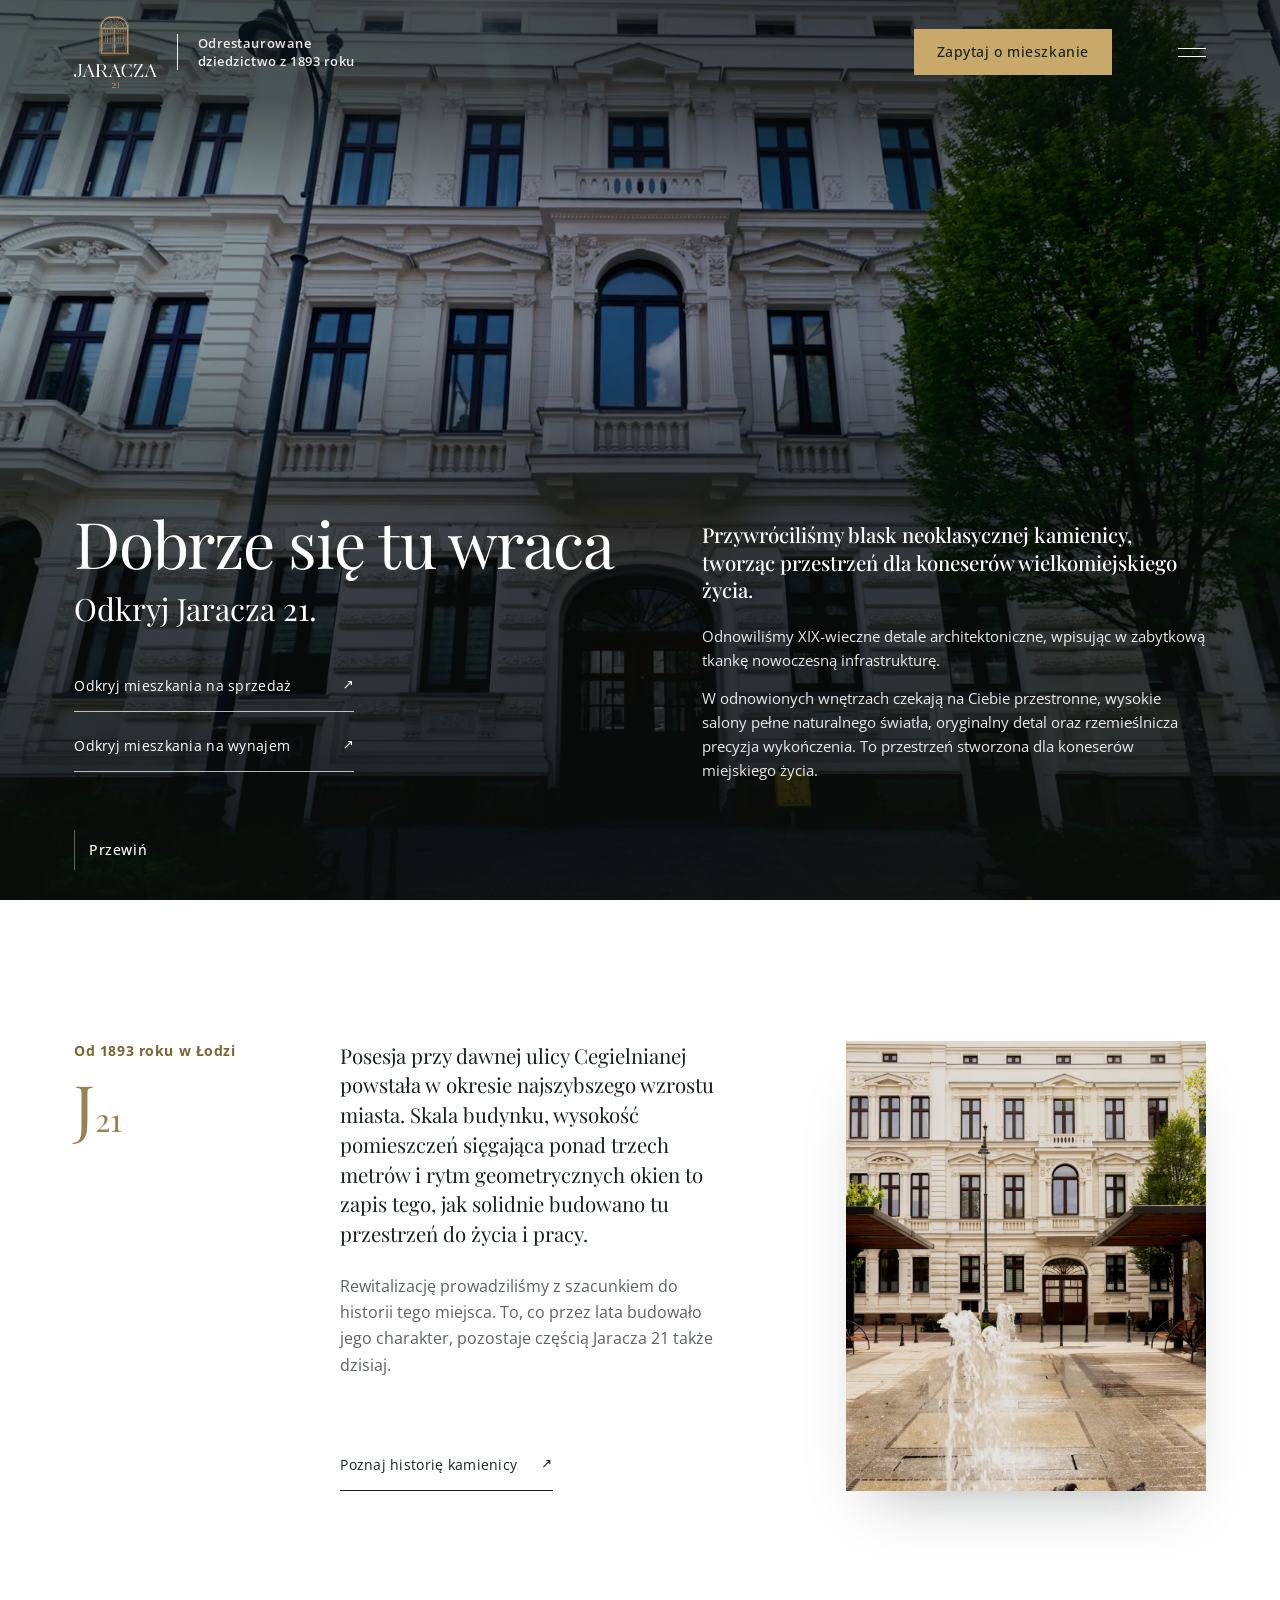
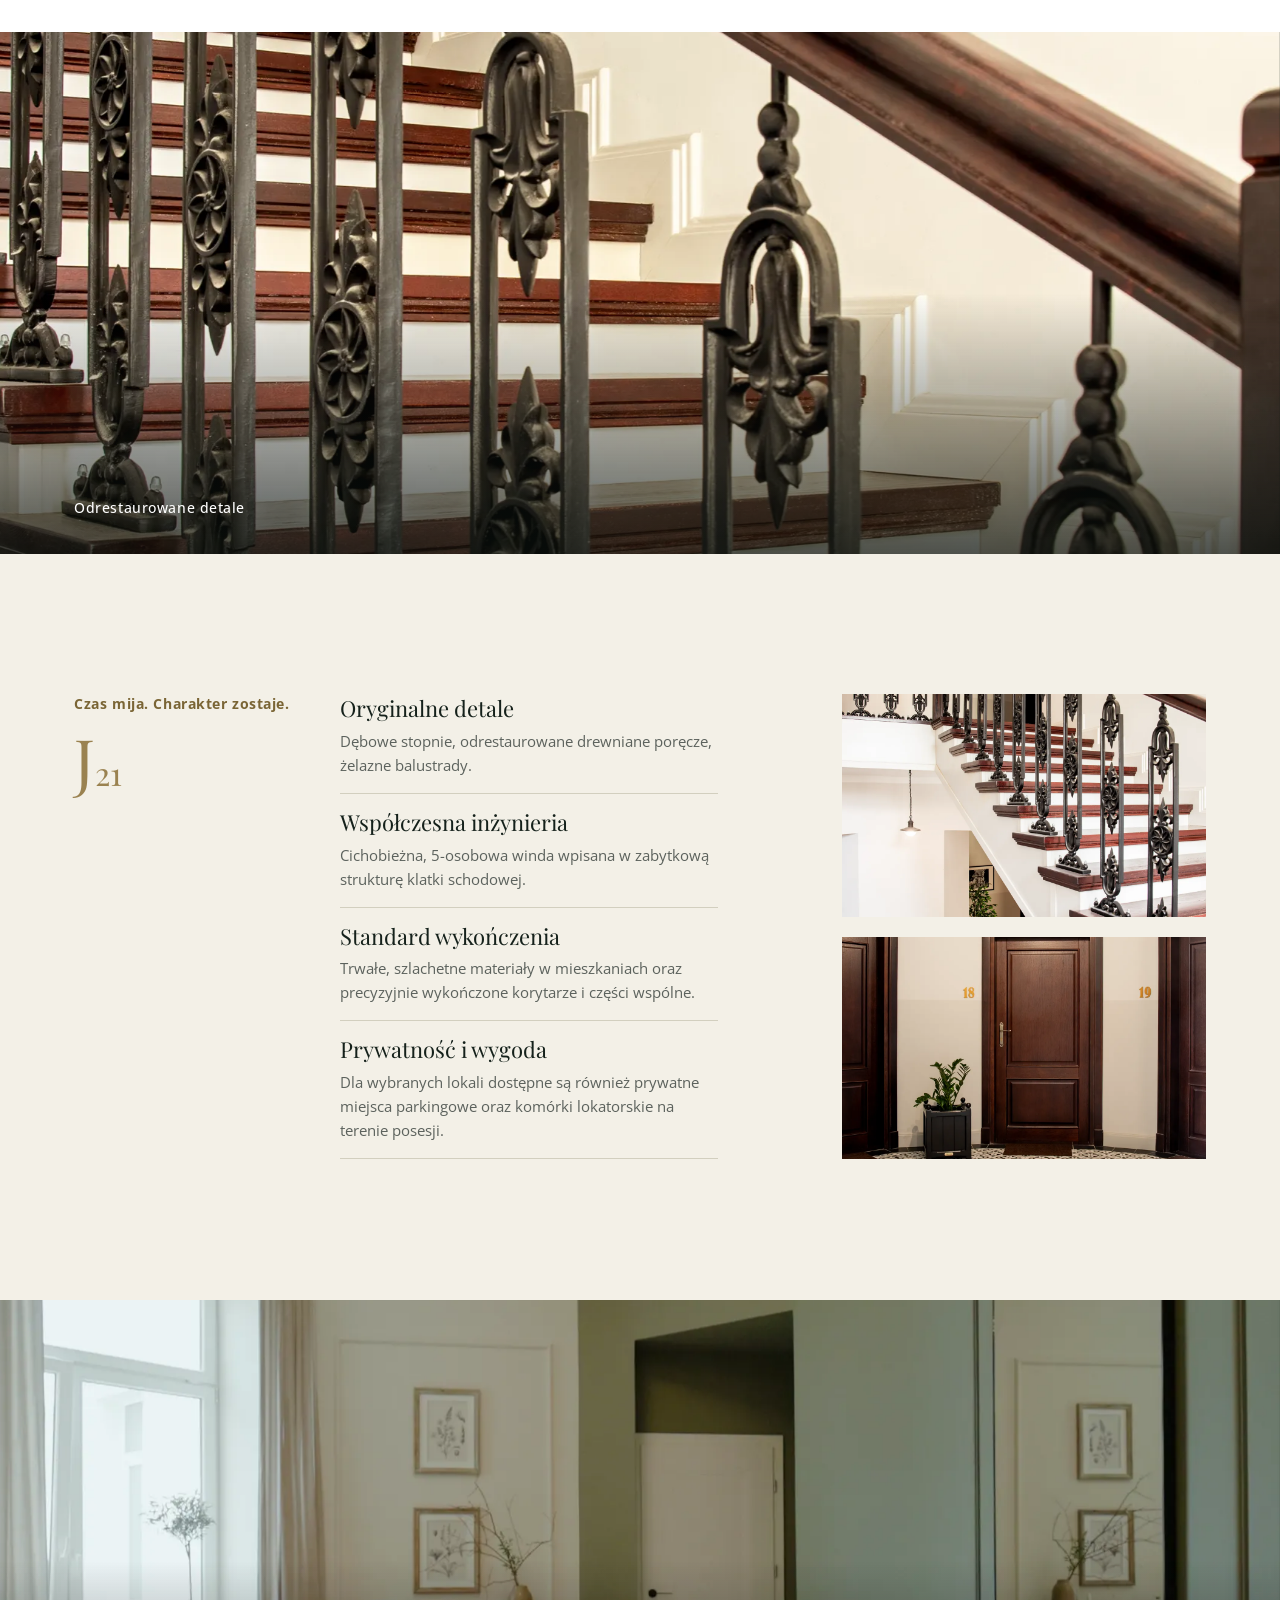
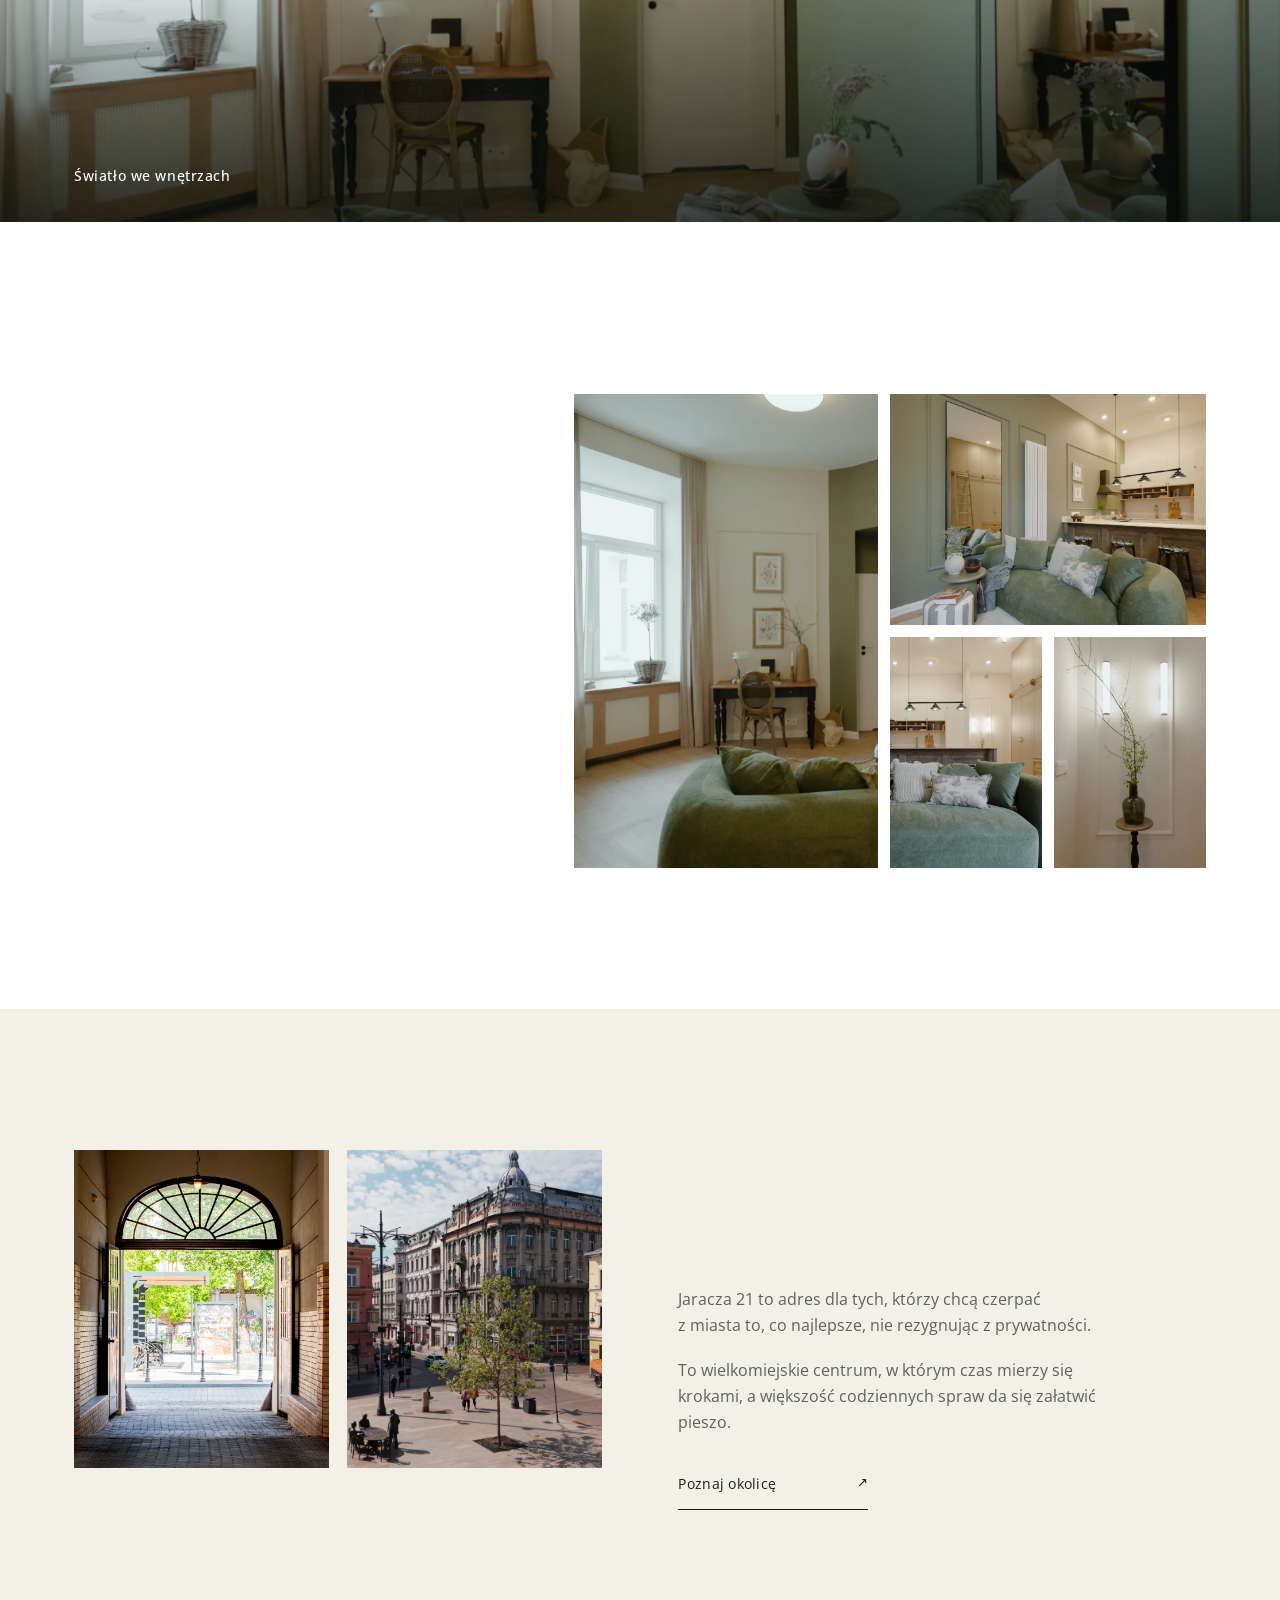
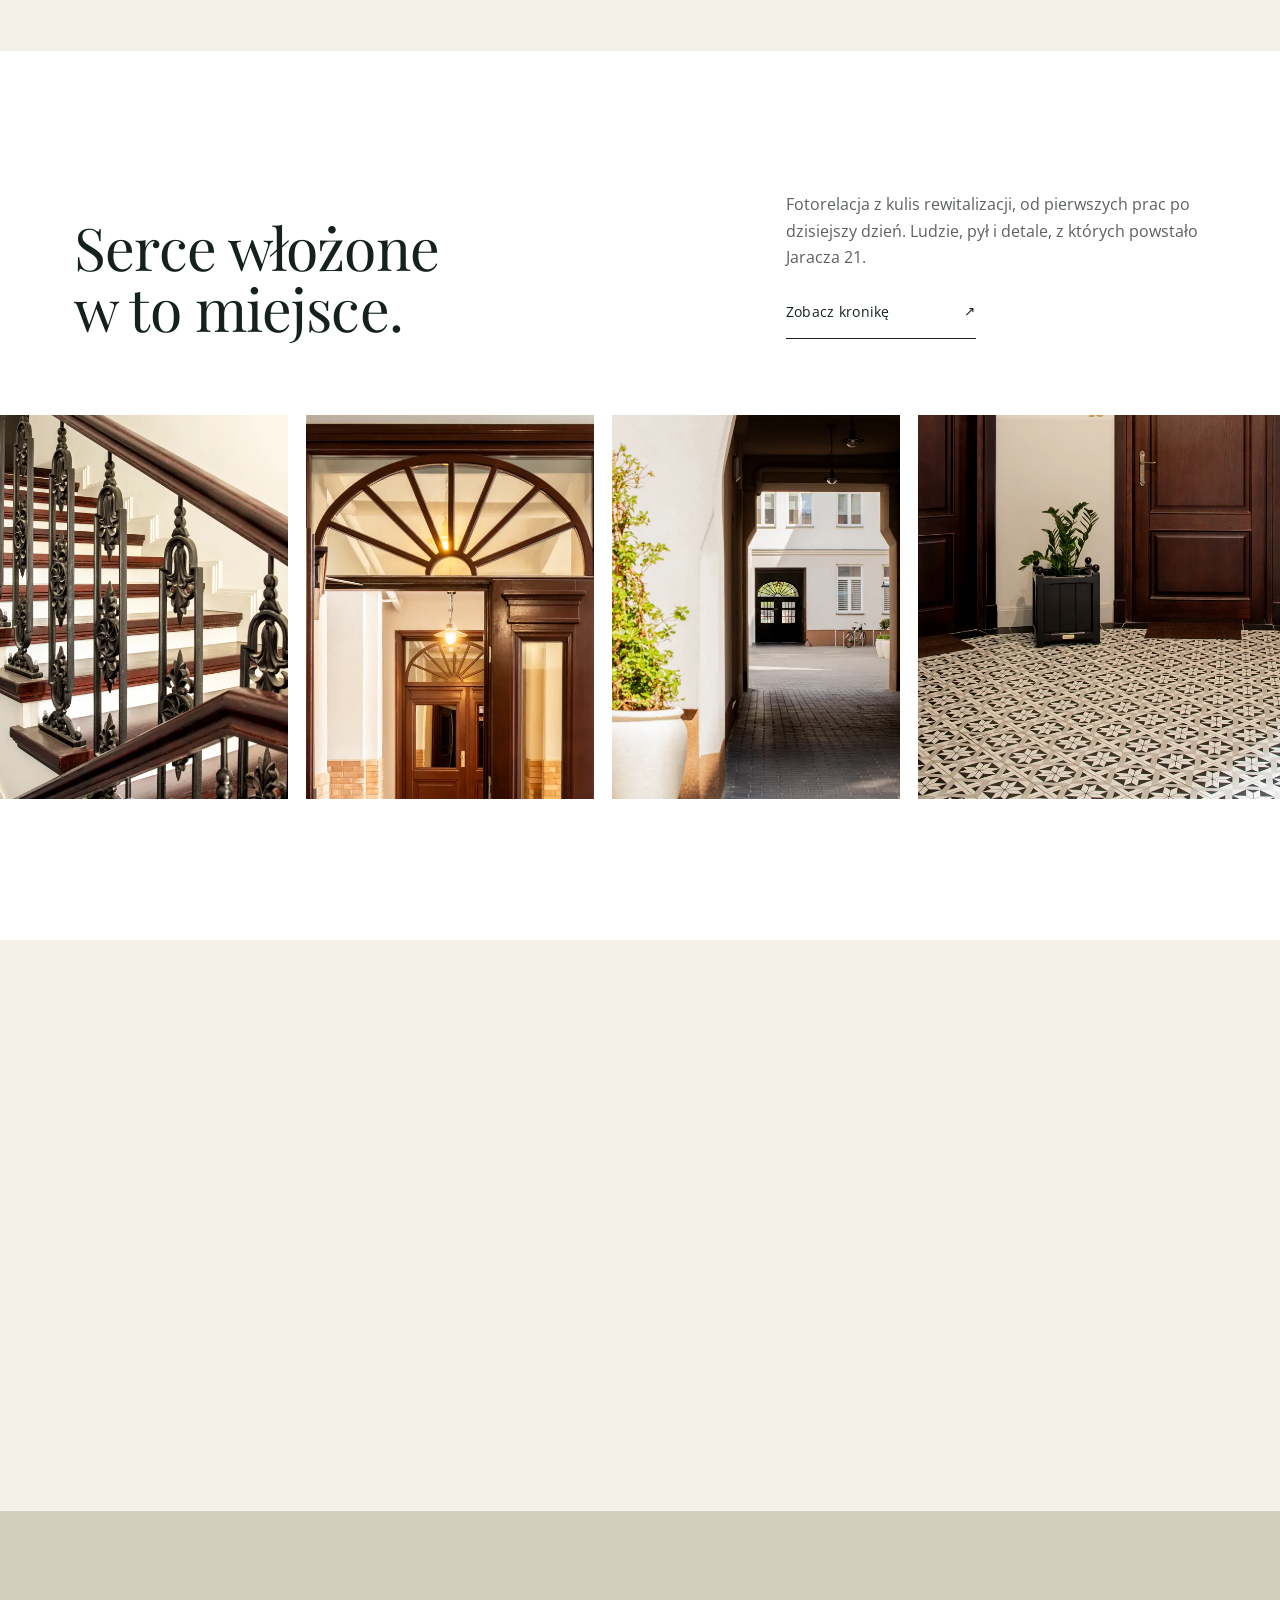
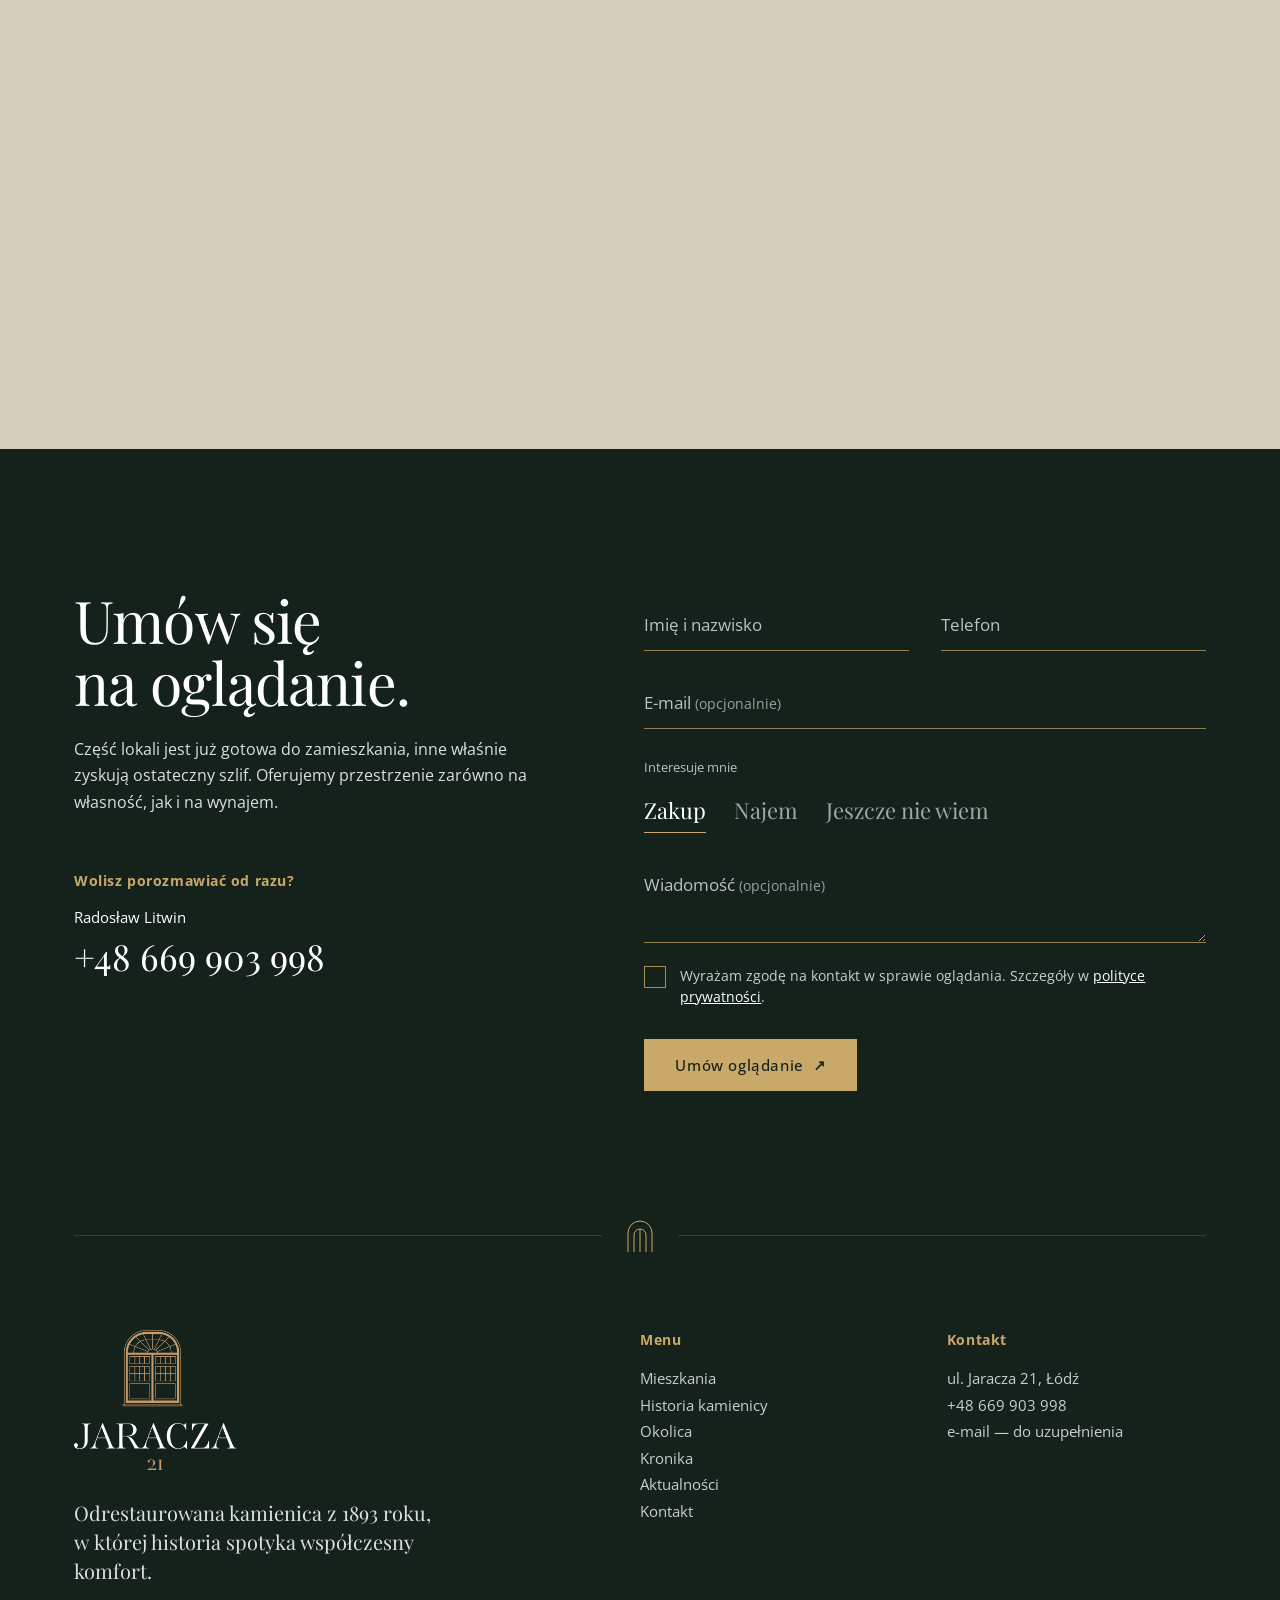
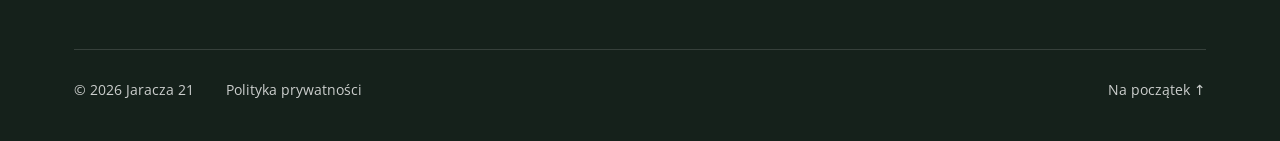
<file: index.html>
<!doctype html>
<html lang="pl">
<head>
  <meta charset="utf-8">
  <meta name="viewport" content="width=device-width, initial-scale=1">
  <title>Jaracza 21 — odrestaurowana kamienica z 1893 roku w centrum Łodzi</title>
  <meta name="description" content="Jaracza 21 to neoklasyczna kamienica z 1893 roku w centrum Łodzi. Mieszkania na sprzedaż i na wynajem: wysokie salony, oryginalny detal, rzemieślnicze wykończenie.">
  <link rel="preconnect" href="https://fonts.googleapis.com">
  <link rel="preconnect" href="https://fonts.gstatic.com" crossorigin>
  <link href="https://fonts.googleapis.com/css2?family=Open+Sans:wght@400;500;600;700&family=Playfair+Display:ital,wght@0,400;0,500;1,400&display=swap" rel="stylesheet">
  <link rel="stylesheet" href="https://unpkg.com/aos@2.3.4/dist/aos.css">
  <link rel="stylesheet" href="css/style.css">
</head>
<body>
  <a class="skip-link" href="#tresc">Przejdź do treści</a>

  <!-- 0. Nagłówek -->
  <header class="site-header" id="naglowek">
    <div class="site-header__inner container">
      <a class="logo" href="index.html" aria-label="Jaracza 21 — strona główna">
        <span class="logo__mark">
          <img class="logo__img logo__img--light" src="assets/img/logo-jasne.png" width="600" height="523" alt="">
          <img class="logo__img logo__img--dark" src="assets/img/logo-ciemne.png" width="600" height="523" alt="">
        </span>
        <span class="logo__tagline">Odrestaurowane dziedzictwo z 1893 roku</span>
      </a>
      <div class="site-header__actions">
        <a class="btn btn--outline site-header__cta" href="#kontakt">Zapytaj o mieszkanie</a>
        <button class="menu-toggle" type="button" aria-expanded="false" aria-controls="menu-boczne" aria-label="Otwórz menu">
          <span class="menu-toggle__icon" aria-hidden="true"><span></span><span></span></span>
        </button>
      </div>
    </div>
  </header>

  <!-- Menu boczne -->
  <div class="drawer" id="menu-boczne" role="dialog" aria-modal="true" aria-label="Menu" hidden>
    <div class="drawer__backdrop" data-close></div>
    <nav class="drawer__panel" aria-label="Główna nawigacja">
      <button class="drawer__close" type="button" data-close aria-label="Zamknij menu">Zamknij <span aria-hidden="true">✕</span></button>
      <ul class="drawer__list">
        <li><a href="index.html" aria-current="page">Strona główna</a></li>
        <li><a href="mieszkania.html">Mieszkania</a></li>
        <li><a href="#">Historia kamienicy</a></li>
        <li><a href="#">Okolica</a></li>
        <li><a href="#">Kronika</a></li>
        <li><a href="aktualnosci.html">Aktualności</a></li>
        <li><a href="kontakt.html">Kontakt</a></li>
      </ul>
      <div class="drawer__footer">
        <a class="btn btn--gold" href="#kontakt">Zapytaj o mieszkanie</a>
        <p class="drawer__contact">
          <span class="overline">Radosław Litwin</span>
          <a href="tel:+48669903998">+48 669 903 998</a>
        </p>
        <p class="drawer__address">Łódź · ul. Jaracza 21</p>
      </div>
    </nav>
  </div>

  <main id="tresc">

    <!-- 1. Hero -->
    <section class="hero" aria-labelledby="hero-title">
      <div class="hero__media" aria-hidden="true">
        <video class="hero__video" autoplay muted loop playsinline preload="metadata"
               poster="assets/img/hero-poster.jpg"
               data-src-desktop="assets/video/hero-1920.mp4"
               data-src-mobile="assets/video/hero-mobile.mp4"
               data-poster-mobile="assets/img/hero-poster-mobile.jpg"></video>
        <div class="hero__shade"></div>
      </div>

      <div class="hero__content container">
        <div class="hero__main">
          <h1 class="hero__title" id="hero-title">Dobrze się tu wraca</h1>
          <p class="hero__subtitle">Odkryj Jaracza 21.</p>
          <div class="hero__links">
            <a class="link-line link-line--light" href="mieszkania.html#sprzedaz">Odkryj mieszkania na sprzedaż <span class="arrow" aria-hidden="true">↗</span></a>
            <a class="link-line link-line--light" href="mieszkania.html#wynajem">Odkryj mieszkania na wynajem <span class="arrow" aria-hidden="true">↗</span></a>
          </div>
        </div>
        <div class="hero__aside">
          <p class="hero__lead">Przywróciliśmy blask neoklasycznej kamienicy, tworząc przestrzeń dla koneserów wielkomiejskiego życia.</p>
          <p class="hero__extra">Odnowiliśmy XIX-wieczne detale architektoniczne, wpisując w&nbsp;zabytkową tkankę nowoczesną infrastrukturę.</p>
          <p class="hero__extra">W odnowionych wnętrzach czekają na Ciebie przestronne, wysokie salony pełne naturalnego światła, oryginalny detal oraz rzemieślnicza precyzja wykończenia. To przestrzeń stworzona dla koneserów miejskiego życia.</p>
        </div>
      </div>

      <div class="hero__bottom container">
        <a class="scroll-cue" href="#od-1893">
          <span class="scroll-cue__line" aria-hidden="true"></span>
          <span>Przewiń</span>
        </a>
      </div>
    </section>

    <!-- 2. Od 1893 roku w Łodzi -->
    <section class="intro section section--white" id="od-1893" aria-labelledby="intro-title">
      <div class="container intro__grid">
        <div class="intro__label reveal">
          <h2 class="overline" id="intro-title">Od 1893 roku w Łodzi</h2>
          <span class="monogram" aria-hidden="true">J<span>21</span></span>
        </div>

        <div class="intro__text reveal">
          <p class="lead">Posesja przy dawnej ulicy Cegielnianej powstała w&nbsp;okresie najszybszego wzrostu miasta. Skala budynku, wysokość pomieszczeń sięgająca ponad trzech metrów i&nbsp;rytm geometrycznych okien to zapis tego, jak solidnie budowano tu przestrzeń do życia i&nbsp;pracy.</p>
          <p>Rewitalizację prowadziliśmy z&nbsp;szacunkiem do historii tego miejsca. To, co przez lata budowało jego charakter, pozostaje częścią Jaracza 21 także dzisiaj.</p>
          <a class="link-line" href="#">Poznaj historię kamienicy <span class="arrow" aria-hidden="true">↗</span></a>
        </div>

        <figure class="intro__image" data-aos="fade-up" data-aos-anchor-placement="bottom-bottom">
          <picture>
            <source srcset="assets/img/fasada-fontanna.webp" type="image/webp">
            <img src="assets/img/fasada-fontanna.jpg" width="960" height="1200" loading="lazy"
                 alt="Odnowiona fasada kamienicy i fontanna na dziedzińcu">
          </picture>
        </figure>
      </div>
    </section>

    <!-- 3. Przerywnik: odrestaurowane detale (paralaksa) -->
    <figure class="photo-band">
      <div class="photo-band__media" data-parallax>
        <picture>
          <source srcset="assets/img/balustrada.webp" type="image/webp">
          <img src="assets/img/balustrada.jpg" width="2400" height="1387" loading="lazy"
               alt="Odrestaurowana żeliwna balustrada i dębowe stopnie klatki schodowej">
        </picture>
      </div>
      <figcaption class="photo-band__caption container overline">Odrestaurowane detale</figcaption>
    </figure>

    <!-- 4. Czas mija. Charakter zostaje. -->
    <section class="character section section--ivory" aria-labelledby="character-title">
      <div class="container character__grid">
        <div class="character__label reveal">
          <h2 class="overline" id="character-title">Czas mija. Charakter zostaje.</h2>
          <span class="monogram" aria-hidden="true">J<span>21</span></span>
        </div>

        <ul class="features reveal">
          <li class="feature">
            <h3 class="feature__title">Oryginalne detale</h3>
            <p class="feature__text">Dębowe stopnie, odrestaurowane drewniane poręcze, żelazne balustrady.</p>
          </li>
          <li class="feature">
            <h3 class="feature__title">Współczesna inżynieria</h3>
            <p class="feature__text">Cichobieżna, 5-osobowa winda wpisana w&nbsp;zabytkową strukturę klatki schodowej.</p>
          </li>
          <li class="feature">
            <h3 class="feature__title">Standard wykończenia</h3>
            <p class="feature__text">Trwałe, szlachetne materiały w&nbsp;mieszkaniach oraz precyzyjnie wykończone korytarze i&nbsp;części wspólne.</p>
          </li>
          <li class="feature">
            <h3 class="feature__title">Prywatność i wygoda</h3>
            <p class="feature__text">Dla wybranych lokali dostępne są również prywatne miejsca parkingowe oraz komórki lokatorskie na terenie posesji.</p>
          </li>
        </ul>

        <div class="character__images reveal">
          <picture>
            <source srcset="assets/img/klatka-schodowa.webp" type="image/webp">
            <img src="assets/img/klatka-schodowa.jpg" width="1200" height="800" loading="lazy"
                 alt="Klatka schodowa z żeliwnymi balustradami i dębowymi stopniami">
          </picture>
          <picture>
            <source srcset="assets/img/korytarz-drzwi.webp" type="image/webp">
            <img src="assets/img/korytarz-drzwi.jpg" width="1200" height="800" loading="lazy"
                 alt="Korytarz z drewnianymi drzwiami do mieszkań 18 i 19 oraz mozaiką na posadzce">
          </picture>
        </div>
      </div>
    </section>

    <!-- 5. Przerywnik: światło we wnętrzach -->
    <figure class="photo-band">
      <div class="photo-band__media" data-parallax>
        <picture>
          <source srcset="assets/img/wnetrze-salon-okno.webp" type="image/webp">
          <img src="assets/img/wnetrze-salon-okno.jpg" width="2400" height="1350" loading="lazy"
               alt="Wysoki salon z oknem, zieloną sofą i lustrem w wykończonym mieszkaniu">
        </picture>
      </div>
      <figcaption class="photo-band__caption container overline">Światło we wnętrzach</figcaption>
    </figure>

    <!-- 6. Światło. Detal. Przestrzeń. -->
    <section class="interiors section section--white" aria-labelledby="interiors-title">
      <div class="container">
        <div class="interiors__grid">
          <div class="interiors__intro reveal">
            <h2 class="display" id="interiors-title">Światło. Detal.<br>Przestrzeń.</h2>
            <p class="interiors__text">W zależności od potrzeb oferujemy lokale przeznaczone na własność lub na wynajem. Dostępne są unikatowe mieszkania w&nbsp;pełni wykończone, mieszkania w&nbsp;stanie deweloperskim oraz mieszkania do remontu.</p>
            <a class="link-line" href="mieszkania.html">Odkryj mieszkania <span class="arrow" aria-hidden="true">↗</span></a>
          </div>

          <!-- Równa siatka jak w przykładzie klienta: wysokie z lewej, szerokie u góry z prawej, dwa małe pod nim -->
          <div class="interiors__gallery">
            <figure class="interiors__item interiors__item--tall" data-aos="fade-up" data-aos-anchor-placement="bottom-bottom">
              <picture>
                <source srcset="assets/img/siatka-wysokie.webp" type="image/webp">
                <img src="assets/img/siatka-wysokie.jpg" width="800" height="1200" loading="lazy"
                     alt="Jasny pokój z wysokim oknem, biurkiem i zieloną sofą">
              </picture>
            </figure>
            <figure class="interiors__item interiors__item--wide" data-aos="fade-up" data-aos-anchor-placement="bottom-bottom">
              <picture>
                <source srcset="assets/img/siatka-szerokie.webp" type="image/webp">
                <img src="assets/img/siatka-szerokie.jpg" width="1200" height="675" loading="lazy"
                     alt="Salon z kuchnią i drewnianą wyspą, ściany w kolorze szałwii">
              </picture>
            </figure>
            <figure class="interiors__item interiors__item--small" data-aos="fade-up" data-aos-anchor-placement="bottom-bottom" data-aos-delay="100">
              <picture>
                <source srcset="assets/img/siatka-male-1.webp" type="image/webp">
                <img src="assets/img/siatka-male-1.jpg" width="600" height="800" loading="lazy"
                     alt="Sofa w salonie, w tle kuchnia i drabina na antresolę">
              </picture>
            </figure>
            <figure class="interiors__item interiors__item--small" data-aos="fade-up" data-aos-anchor-placement="bottom-bottom" data-aos-delay="200">
              <picture>
                <source srcset="assets/img/siatka-male-2.webp" type="image/webp">
                <img src="assets/img/siatka-male-2.jpg" width="600" height="800" loading="lazy"
                     alt="Przedpokój z kinkietami i wazonem na stoliku">
              </picture>
            </figure>
          </div>
        </div>
      </div>
    </section>

    <!-- 7. Łódź za drzwiami -->
    <section class="city section section--ivory" aria-labelledby="city-title">
      <div class="container city__grid">
        <div class="city__head reveal">
          <h2 class="display" id="city-title">Dobrze tu wracać.<br>Dobrze stąd wyruszać.</h2>
        </div>

        <div class="city__photos">
          <figure class="city__photo" data-aos="fade-up" data-aos-anchor-placement="bottom-bottom">
            <picture>
              <source srcset="assets/img/brama.webp" type="image/webp">
              <img src="assets/img/brama.jpg" width="900" height="1126" loading="lazy"
                   alt="Widok z bramy kamienicy przez łukowe naświetle na ulicę Jaracza">
            </picture>
          </figure>
          <figure class="city__photo" data-aos="fade-up" data-aos-anchor-placement="bottom-bottom" data-aos-delay="120">
            <picture>
              <source srcset="assets/img/lodz-ulica.webp" type="image/webp">
              <img src="assets/img/lodz-ulica.jpg" width="800" height="800" loading="lazy"
                   alt="Deptak w centrum Łodzi z kamienicami i latarniami">
            </picture>
          </figure>
        </div>

        <div class="city__text reveal">
          <p>Jaracza 21 to adres dla tych, którzy chcą czerpać z&nbsp;miasta to, co najlepsze, nie rezygnując z&nbsp;prywatności.</p>
          <p>To wielkomiejskie centrum, w&nbsp;którym czas mierzy się krokami, a&nbsp;większość codziennych spraw da się załatwić pieszo.</p>
          <a class="link-line" href="#">Poznaj okolicę <span class="arrow" aria-hidden="true">↗</span></a>
        </div>
      </div>

    </section>

    <!-- 8. Kronika (ruchoma galeria; zdjęcia tymczasowe z sesji — do podmiany na fotorelację z kulis) -->
    <section class="chronicle section section--white" aria-labelledby="chronicle-title">
      <div class="container">
        <div class="chronicle__head reveal">
          <div>
            <h2 class="display" id="chronicle-title">Serce włożone<br>w to miejsce.</h2>
          </div>
          <div class="chronicle__text">
            <p>Fotorelacja z kulis rewitalizacji, od pierwszych prac po dzisiejszy dzień. Ludzie, pył i&nbsp;detale, z&nbsp;których powstało Jaracza 21.</p>
            <a class="link-line" href="#">Zobacz kronikę <span class="arrow" aria-hidden="true">↗</span></a>
          </div>
        </div>
      </div>

      <!-- Ruchoma galeria (ciągły przesuw, bez klikania i swipe) — tymczasowo zdjęcia z sesji, docelowo fotorelacja z kulis -->
      <div class="details details--chronicle" aria-label="Galeria: kamienica Jaracza 21">
        <div class="details__viewport">
          <div class="details__track">
            <ul class="details__list">
              <li><picture><source srcset="assets/img/detal-01.webp" type="image/webp"><img src="assets/img/detal-01.jpg" width="570" height="760" loading="lazy" alt="Żeliwna balustrada z ornamentem"></picture></li>
              <li><picture><source srcset="assets/img/detal-02.webp" type="image/webp"><img src="assets/img/detal-02.jpg" width="570" height="760" loading="lazy" alt="Łukowe naświetle nad drzwiami wejściowymi"></picture></li>
              <li><picture><source srcset="assets/img/kronika-kolor-1.webp" type="image/webp"><img src="assets/img/kronika-kolor-1.jpg" width="570" height="760" loading="lazy" alt="Przejazd bramny na podwórze kamienicy"></picture></li>
              <li><picture><source srcset="assets/img/detal-03.webp" type="image/webp"><img src="assets/img/detal-03.jpg" width="1013" height="760" loading="lazy" alt="Drewniane drzwi do mieszkań i mozaika na posadzce"></picture></li>
              <li><picture><source srcset="assets/img/detal-04.webp" type="image/webp"><img src="assets/img/detal-04.jpg" width="570" height="760" loading="lazy" alt="Dębowa poręcz klatki schodowej"></picture></li>
              <li><picture><source srcset="assets/img/kronika-kolor-2.webp" type="image/webp"><img src="assets/img/kronika-kolor-2.jpg" width="570" height="760" loading="lazy" alt="Ceglany narożnik i odnowione podwórze"></picture></li>
              <li><picture><source srcset="assets/img/detal-05.webp" type="image/webp"><img src="assets/img/detal-05.jpg" width="570" height="760" loading="lazy" alt="Wykusz z łukowym oknem i sztukaterią"></picture></li>
              <li><picture><source srcset="assets/img/detal-06.webp" type="image/webp"><img src="assets/img/detal-06.jpg" width="1013" height="760" loading="lazy" alt="Ławka pod pergolą na podwórzu"></picture></li>
              <li><picture><source srcset="assets/img/kronika-kolor-3.webp" type="image/webp"><img src="assets/img/kronika-kolor-3.jpg" width="570" height="760" loading="lazy" alt="Klatka schodowa z żeliwną balustradą"></picture></li>
              <li><picture><source srcset="assets/img/detal-07.webp" type="image/webp"><img src="assets/img/detal-07.jpg" width="570" height="760" loading="lazy" alt="Schody z żeliwną balustradą"></picture></li>
              <li><picture><source srcset="assets/img/detal-08.webp" type="image/webp"><img src="assets/img/detal-08.jpg" width="570" height="760" loading="lazy" alt="Brama z łukiem na odnowionej fasadzie"></picture></li>
              <li><picture><source srcset="assets/img/kronika-kolor-4.webp" type="image/webp"><img src="assets/img/kronika-kolor-4.jpg" width="570" height="760" loading="lazy" alt="Otwarta brama z łukowym naświetlem"></picture></li>
              <li><picture><source srcset="assets/img/detal-09.webp" type="image/webp"><img src="assets/img/detal-09.jpg" width="1013" height="760" loading="lazy" alt="Drewniane drzwi wejściowe na podwórzu"></picture></li>
            </ul>
          </div>
        </div>
      </div>
    </section>

    <!-- 9. Newsletter (makieta — bez wysyłki) -->
    <section class="newsletter section section--ivory" aria-labelledby="newsletter-title">
      <div class="container newsletter__grid reveal">
        <div class="newsletter__intro">
          <h2 class="newsletter__title" id="newsletter-title">Wydarzenia i nowości z&nbsp;Jaracza&nbsp;21</h2>
          <p class="newsletter__text">Nowe mieszkania, wydarzenia w kamienicy i wpisy z kroniki. Piszemy tylko wtedy, gdy mamy coś wartego uwagi.</p>
        </div>
        <form class="newsletter__form js-mock-form" method="post" action="#" novalidate>
          <div class="float newsletter__email">
            <input class="float__input" id="nl-email" name="email" type="email" autocomplete="email" placeholder=" " required aria-describedby="nl-email-err">
            <label class="float__label" for="nl-email">Twój adres e-mail</label>
            <p class="field__error" id="nl-email-err" hidden>Wpisz poprawny adres e-mail.</p>
          </div>
          <label class="check newsletter__consent">
            <input class="check__input" type="checkbox" name="consent" required aria-describedby="nl-consent-err">
            <span class="check__box" aria-hidden="true"></span>
            <span class="check__text">Akceptuję <a href="#">politykę prywatności</a> i chcę otrzymywać newsletter Jaracza 21. Mogę wypisać się w każdej chwili.</span>
          </label>
          <p class="field__error newsletter__consent-err" id="nl-consent-err" hidden>Zaznacz zgodę, aby się zapisać.</p>
          <button class="btn btn--dark newsletter__btn" type="submit">Zapisz się <span class="arrow" aria-hidden="true">↗</span></button>
          <p class="form-success newsletter__ok" role="status" hidden>Dziękujemy! Sprawdź skrzynkę i potwierdź zapis.</p>
        </form>
        <div class="newsletter__photos" aria-hidden="true">
          <picture><source srcset="assets/img/newsletter-drzwi.webp" type="image/webp"><img src="assets/img/newsletter-drzwi.jpg" width="700" height="875" loading="lazy" alt=""></picture>
          <picture><source srcset="assets/img/newsletter-fasada.webp" type="image/webp"><img src="assets/img/newsletter-fasada.jpg" width="700" height="875" loading="lazy" alt=""></picture>
        </div>
      </div>
    </section>

    <!-- Mapa Google na całą szerokość z pinezką, przed kontaktem (makieta: osadzenie bez klucza API;
         na produkcji — blokada do czasu zgody w banerze cookies) -->
    <section class="map" aria-label="Mapa dojazdu: ul. Jaracza 21, Łódź">
      <iframe src="https://maps.google.com/maps?q=ul.%20Jaracza%2021%2C%2090-261%20%C5%81%C3%B3d%C5%BA&amp;z=11&amp;hl=pl&amp;output=embed"
              title="Mapa: ul. Jaracza 21, Łódź" loading="lazy" referrerpolicy="no-referrer-when-downgrade" allowfullscreen></iframe>
    </section>
    <!-- 10. Kontakt: umów oglądanie (formularz-makieta, styl jak Le Provençal: pola z linią) -->
    <section class="contact section" id="kontakt" aria-labelledby="contact-title">
      <div class="container contact__grid">
        <div class="contact__intro reveal">
          <h2 class="display display--light" id="contact-title">Umów się<br>na oglądanie.</h2>
          <p class="contact__lead">Część lokali jest już gotowa do zamieszkania, inne właśnie zyskują ostateczny szlif. Oferujemy przestrzenie zarówno na własność, jak i&nbsp;na wynajem.</p>

          <div class="contact__direct">
            <p class="overline contact__overline">Wolisz porozmawiać od razu?</p>
            <p class="contact__person">Radosław Litwin</p>
            <a class="contact__phone" href="tel:+48669903998">+48 669 903 998</a>
          </div>
        </div>

        <form class="contact__form js-mock-form reveal" method="post" action="#" novalidate aria-label="Zapytaj o oglądanie">
          <div class="contact__row">
            <div class="float float--dark">
              <input class="float__input" id="cf-name" name="name" type="text" autocomplete="name" placeholder=" " required aria-describedby="cf-name-err">
              <label class="float__label" for="cf-name">Imię i nazwisko</label>
              <p class="field__error" id="cf-name-err" hidden>Podaj imię, żebyśmy wiedzieli, jak się zwracać.</p>
            </div>
            <div class="float float--dark">
              <input class="float__input" id="cf-phone" name="phone" type="tel" autocomplete="tel" inputmode="tel" placeholder=" " required aria-describedby="cf-phone-err">
              <label class="float__label" for="cf-phone">Telefon</label>
              <p class="field__error" id="cf-phone-err" hidden>Podaj numer — oddzwonimy, by ustalić termin.</p>
            </div>
          </div>

          <div class="float float--dark">
            <input class="float__input" id="cf-email" name="email" type="email" autocomplete="email" placeholder=" ">
            <label class="float__label" for="cf-email">E-mail <span class="float__optional">(opcjonalnie)</span></label>
          </div>

          <fieldset class="interest">
            <legend class="interest__legend">Interesuje mnie</legend>
            <div class="interest__options">
              <label class="interest__item"><input type="radio" name="interest" value="zakup" checked><span>Zakup</span></label>
              <label class="interest__item"><input type="radio" name="interest" value="najem"><span>Najem</span></label>
              <label class="interest__item"><input type="radio" name="interest" value="nie-wiem"><span>Jeszcze nie wiem</span></label>
            </div>
          </fieldset>

          <div class="float float--dark">
            <textarea class="float__input float__input--area" id="cf-msg" name="message" rows="2" placeholder=" "></textarea>
            <label class="float__label" for="cf-msg">Wiadomość <span class="float__optional">(opcjonalnie)</span></label>
          </div>

          <label class="check check--dark">
            <input class="check__input" type="checkbox" name="consent" required aria-describedby="cf-consent-err">
            <span class="check__box" aria-hidden="true"></span>
            <span class="check__text">Wyrażam zgodę na kontakt w sprawie oglądania. Szczegóły w <a href="#">polityce prywatności</a>.</span>
          </label>
          <p class="field__error" id="cf-consent-err" hidden>Zaznacz zgodę, abyśmy mogli się z Tobą skontaktować.</p>

          <button class="btn btn--gold contact__submit" type="submit">Umów oglądanie <span class="arrow" aria-hidden="true">↗</span></button>
          <p class="form-success form-success--dark" role="status" hidden>Dziękujemy! Oddzwonimy, aby ustalić dogodny termin oglądania.</p>
        </form>
      </div>
    </section>

  </main>

  <!-- 11. Stopka -->
  <footer class="site-footer">
    <div class="container">
      <div class="site-footer__divider" aria-hidden="true">
        <span></span>
        <svg viewBox="0 0 28 34" width="28" height="34" fill="none" stroke="currentColor" stroke-width="1">
          <path d="M2 33V14a12 12 0 0 1 24 0v19"/><path d="M8 33V16a6 6 0 0 1 12 0v17"/><path d="M14 10v23"/>
        </svg>
        <span></span>
      </div>

      <div class="site-footer__grid">
        <div class="site-footer__brand">
          <p class="site-footer__mark"><img src="assets/img/logo-jasne.png" width="600" height="523" alt="Jaracza 21" loading="lazy"></p>
          <p class="site-footer__claim">Odrestaurowana kamienica z&nbsp;1893 roku, w&nbsp;której historia spotyka współczesny komfort.</p>
        </div>

        <nav class="site-footer__col" aria-label="Menu w stopce">
          <p class="overline site-footer__heading">Menu</p>
          <ul>
            <li><a href="mieszkania.html">Mieszkania</a></li>
            <li><a href="#">Historia kamienicy</a></li>
            <li><a href="#">Okolica</a></li>
            <li><a href="#">Kronika</a></li>
            <li><a href="aktualnosci.html">Aktualności</a></li>
            <li><a href="kontakt.html">Kontakt</a></li>
          </ul>
        </nav>

        <div class="site-footer__col">
          <p class="overline site-footer__heading">Kontakt</p>
          <ul>
            <li>ul. Jaracza 21, Łódź</li>
            <li><a href="tel:+48669903998">+48 669 903 998</a></li>
            <li><a href="#">e-mail — do uzupełnienia</a></li>
          </ul>
        </div>
      </div>

      <div class="site-footer__bottom">
        <p>© 2026 Jaracza 21</p>
        <a href="#">Polityka prywatności</a>
        <a class="site-footer__top" href="#">Na początek <span aria-hidden="true">↑</span></a>
      </div>
    </div>
  </footer>

  <script src="https://unpkg.com/aos@2.3.4/dist/aos.js"></script>
  <script src="js/main.js"></script>
</body>
</html>
</file>
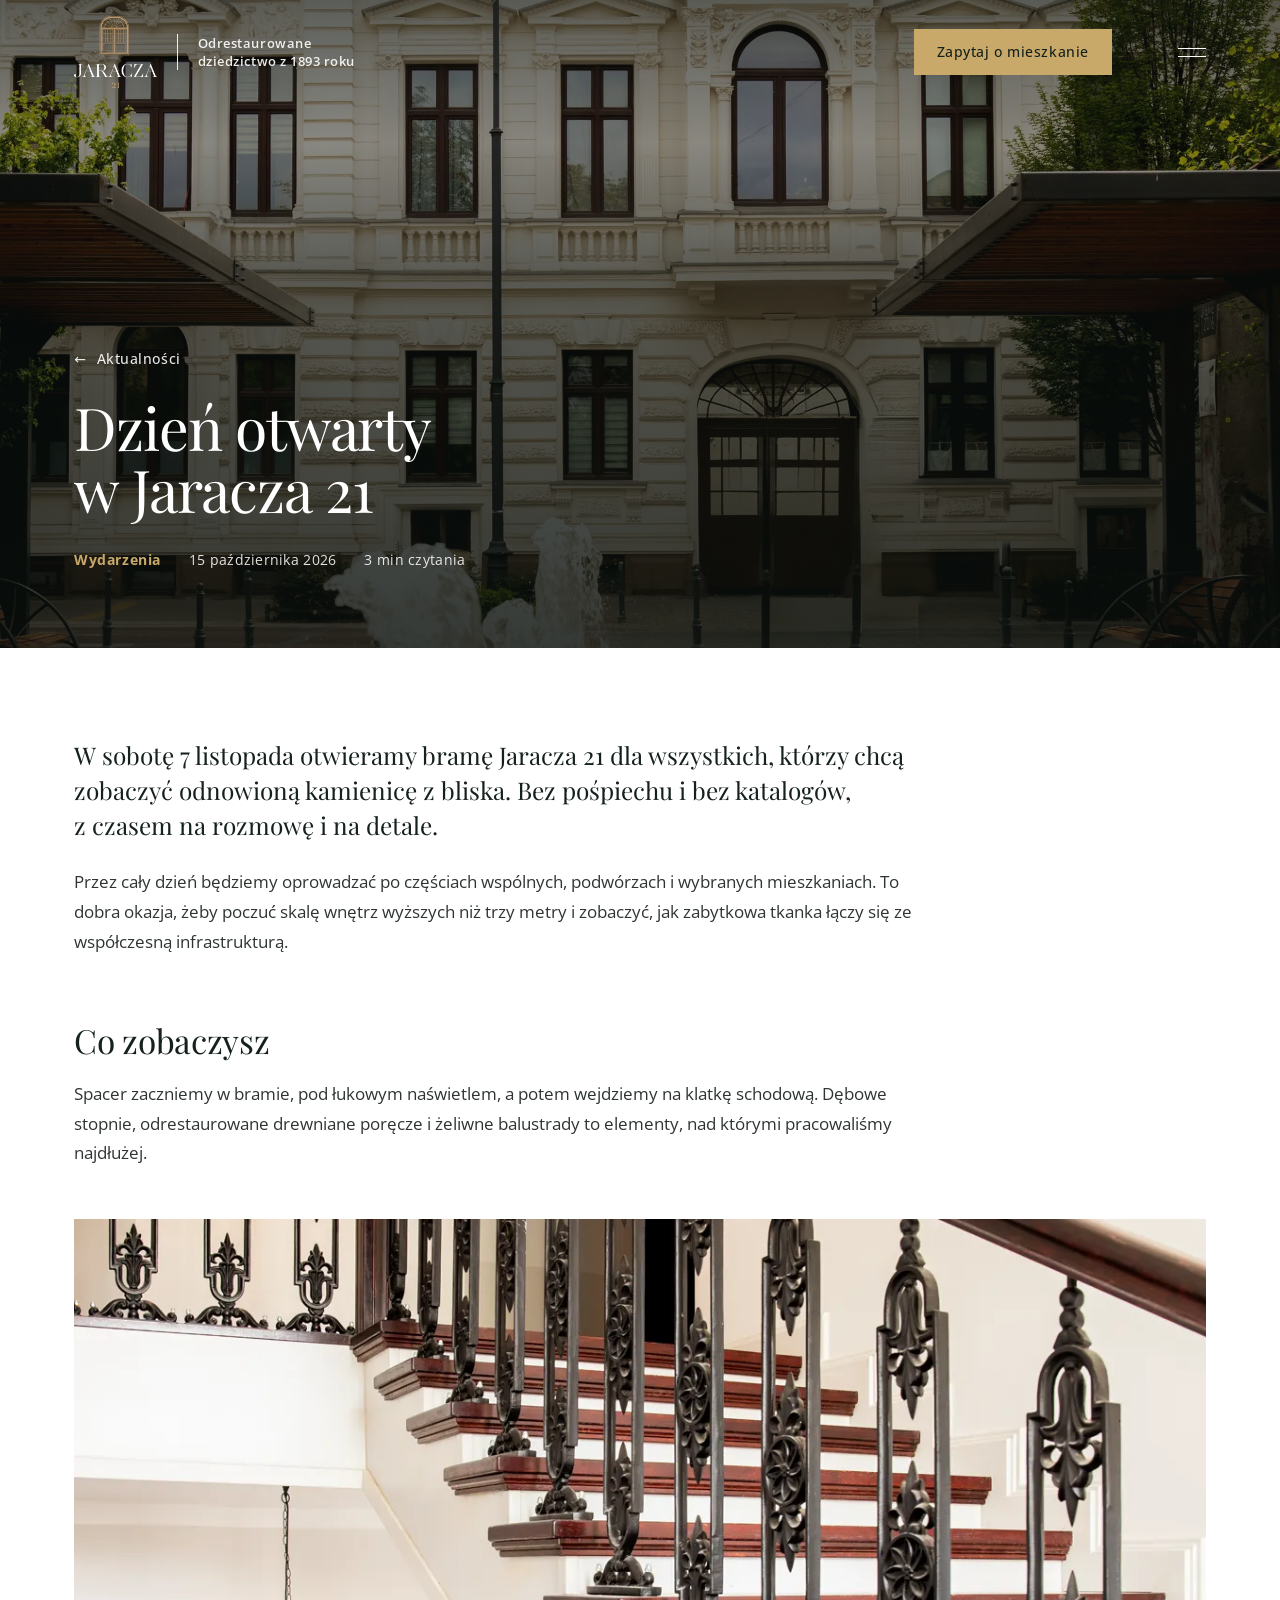
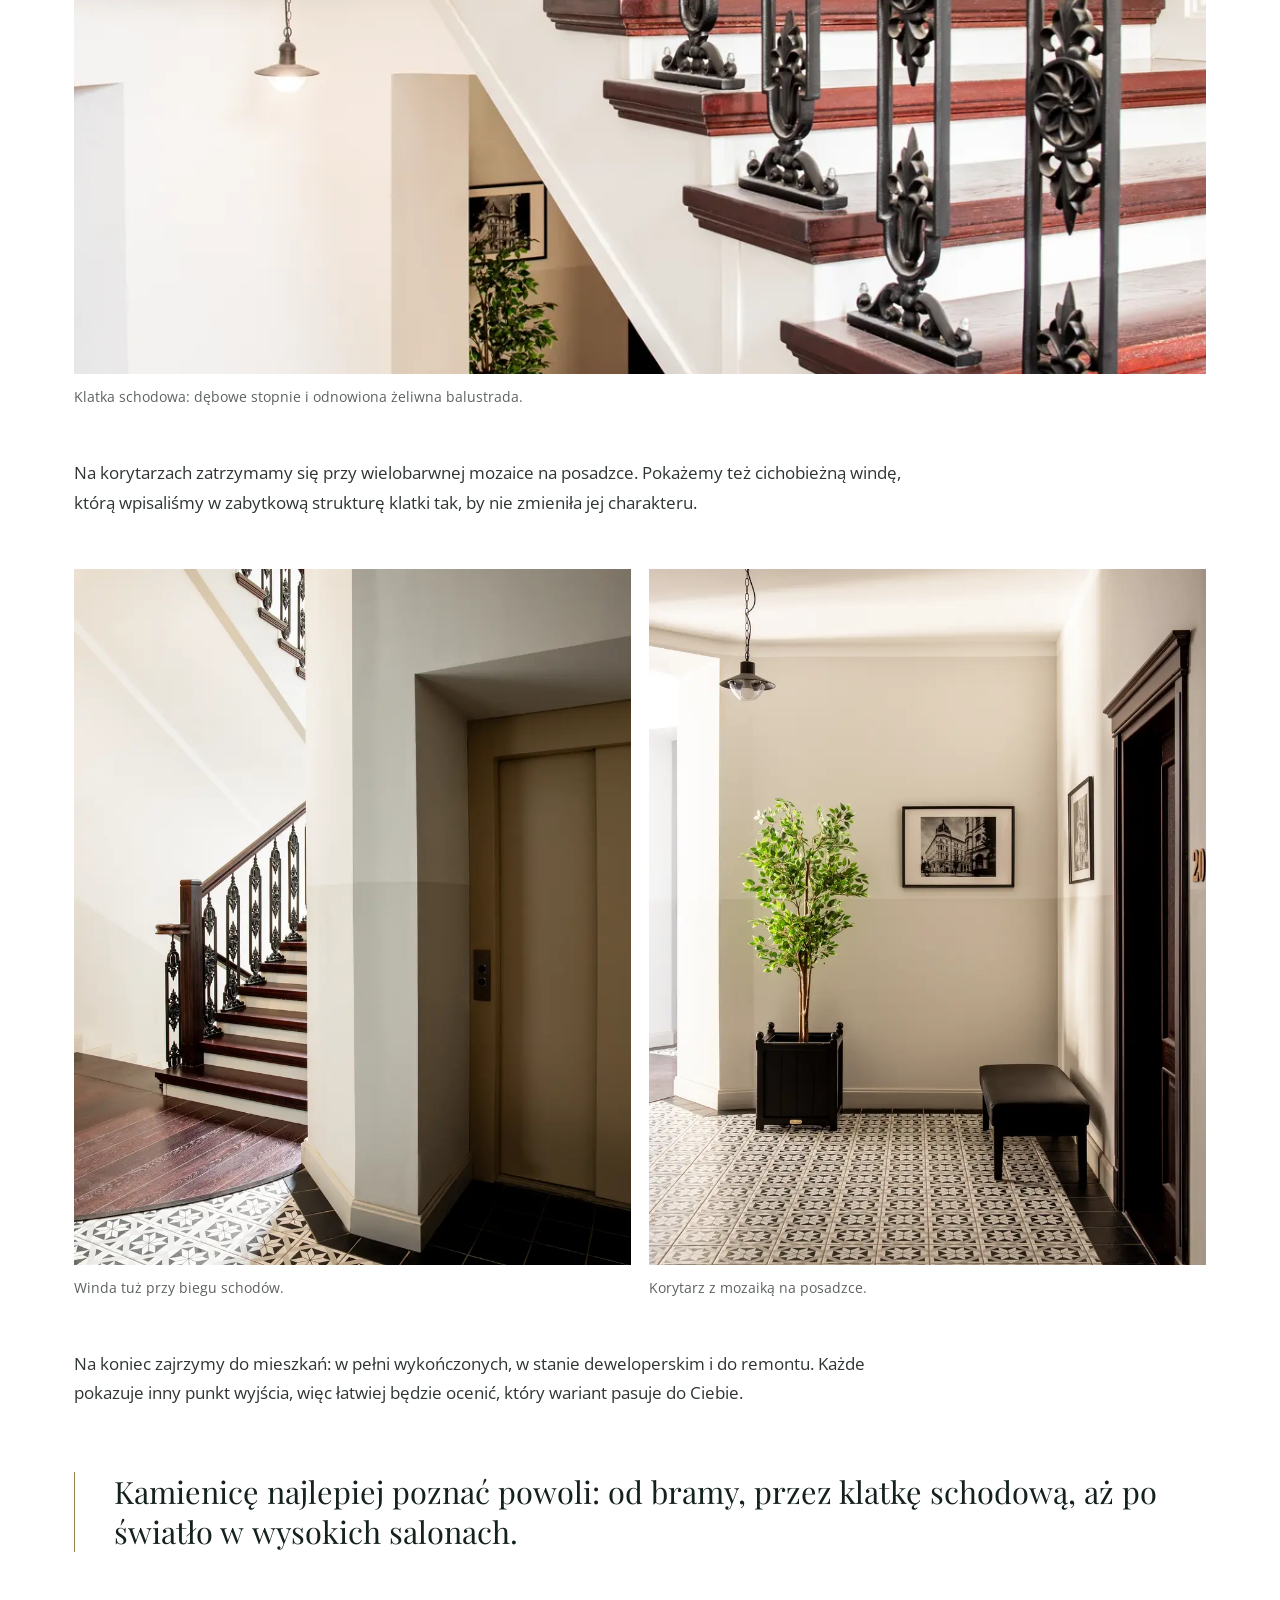
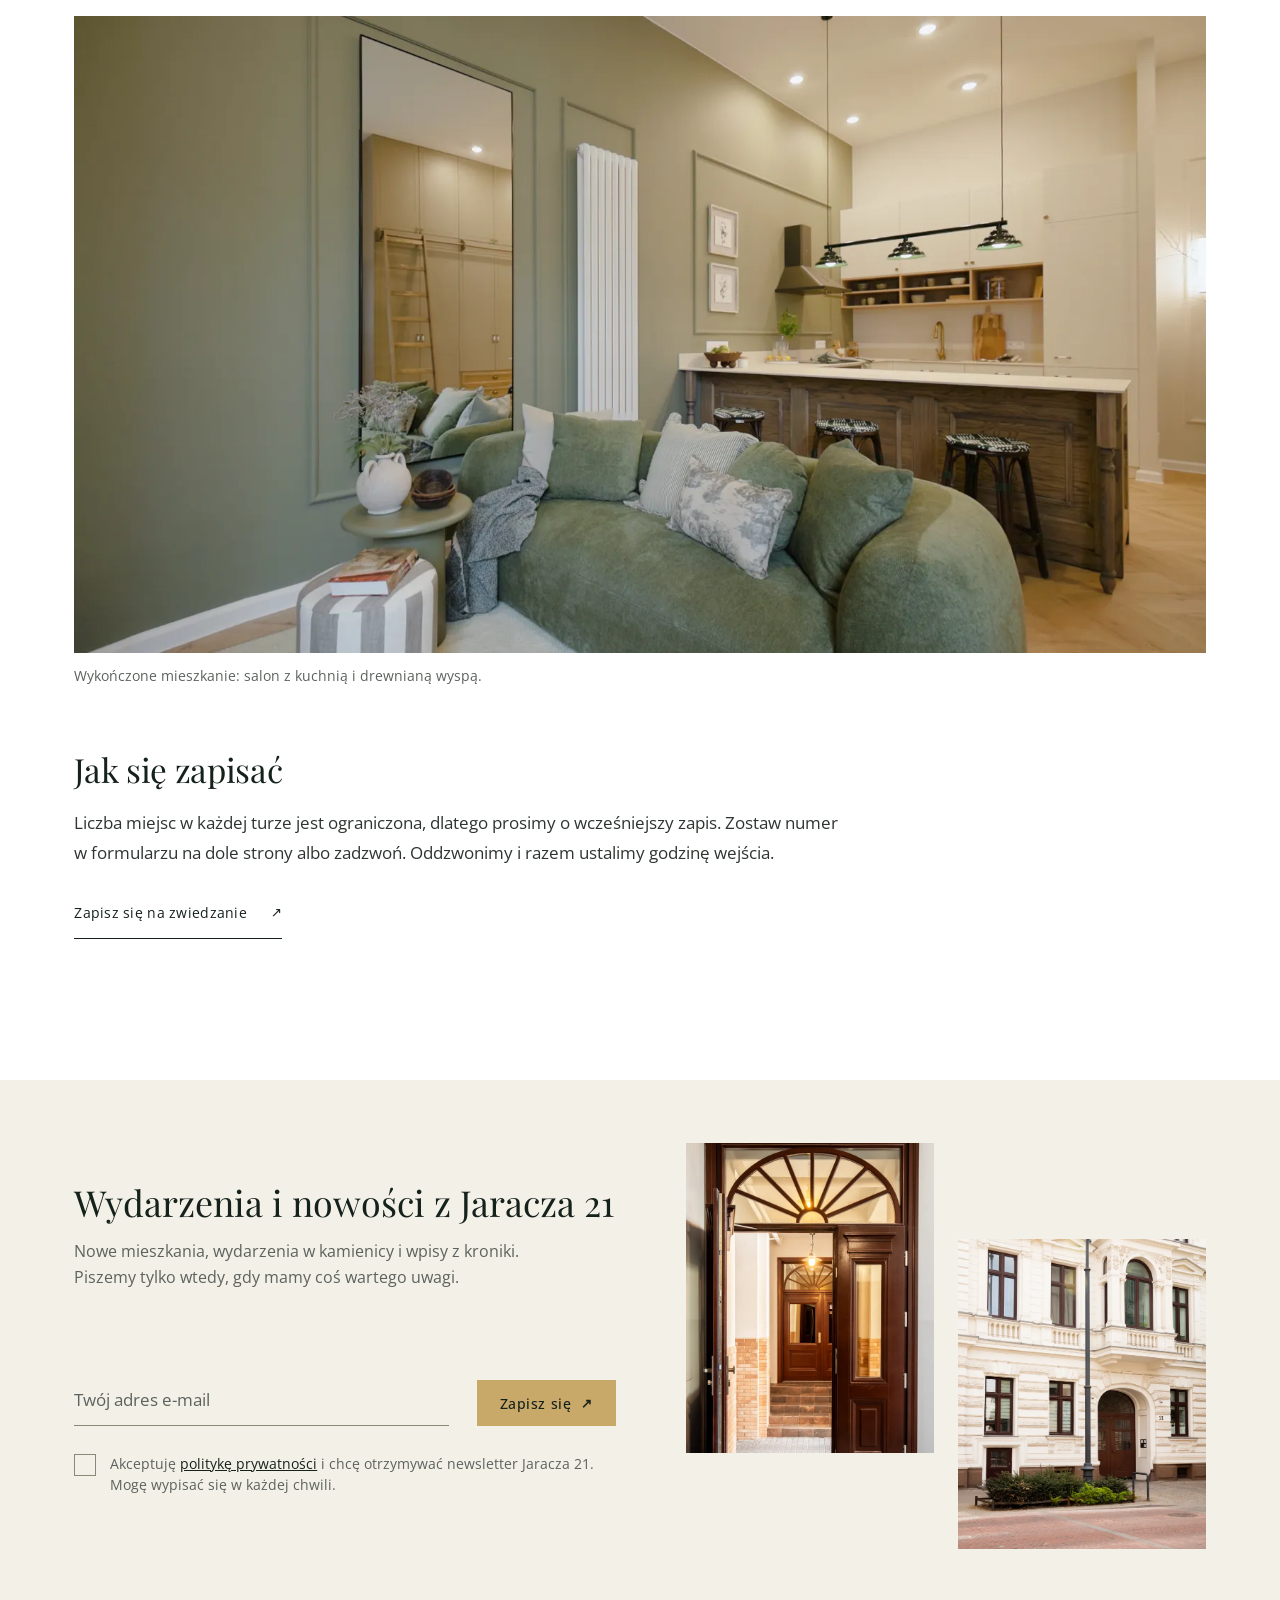
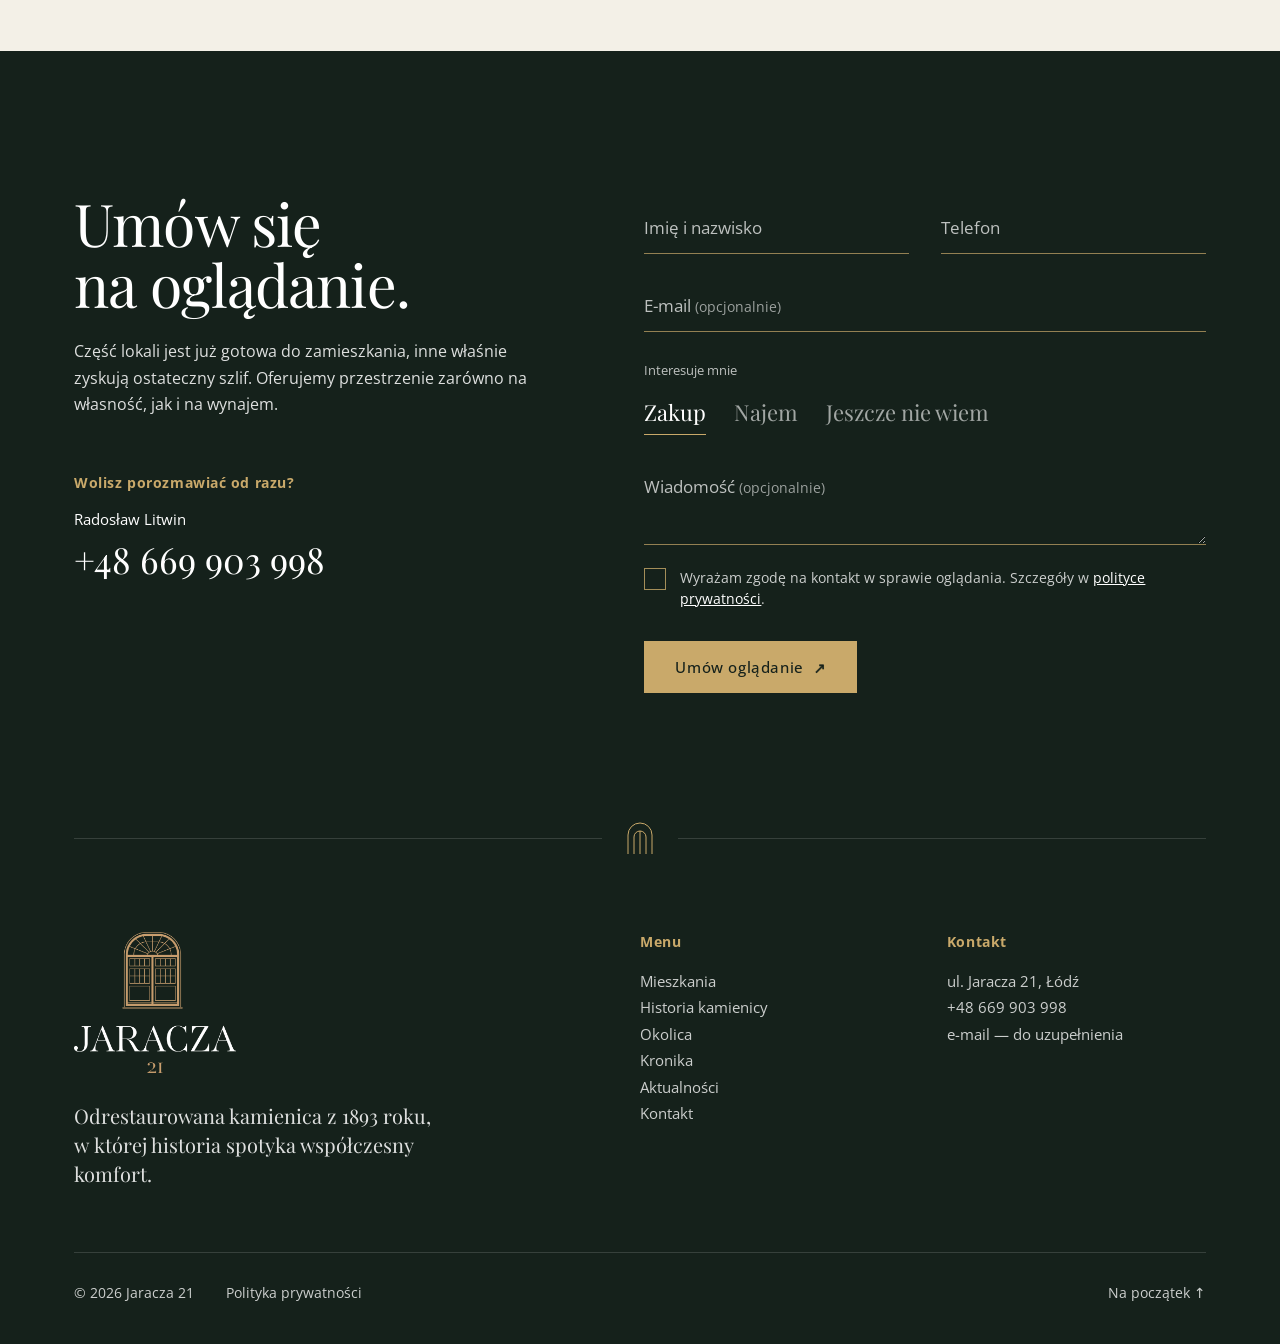
<file: aktualnosci-dzien-otwarty.html>
<!doctype html>
<html lang="pl">
<head>
  <meta charset="utf-8">
  <meta name="viewport" content="width=device-width, initial-scale=1">
  <title>Dzień otwarty w Jaracza 21 — Aktualności, Jaracza 21</title>
  <meta name="description" content="7 listopada otwieramy bramę kamienicy Jaracza 21 w Łodzi. Oprowadzimy po klatce schodowej, podwórzach i wybranych mieszkaniach. Wstęp bezpłatny, po zapisie.">
  <link rel="preconnect" href="https://fonts.googleapis.com">
  <link rel="preconnect" href="https://fonts.gstatic.com" crossorigin>
  <link href="https://fonts.googleapis.com/css2?family=Open+Sans:wght@400;500;600;700&family=Playfair+Display:ital,wght@0,400;0,500;1,400&display=swap" rel="stylesheet">
  <link rel="stylesheet" href="https://unpkg.com/aos@2.3.4/dist/aos.css">
  <link rel="stylesheet" href="css/style.css">
</head>
<body>
  <a class="skip-link" href="#tresc">Przejdź do treści</a>

  <!-- Nagłówek (wspólny) -->
  <header class="site-header" id="naglowek">
    <div class="site-header__inner container">
      <a class="logo" href="index.html" aria-label="Jaracza 21 — strona główna">
        <span class="logo__mark">
          <img class="logo__img logo__img--light" src="assets/img/logo-jasne.png" width="600" height="523" alt="">
          <img class="logo__img logo__img--dark" src="assets/img/logo-ciemne.png" width="600" height="523" alt="">
        </span>
        <span class="logo__tagline">Odrestaurowane dziedzictwo z&nbsp;1893 roku</span>
      </a>
      <div class="site-header__actions">
        <a class="btn btn--outline site-header__cta" href="#kontakt">Zapytaj o&nbsp;mieszkanie</a>
        <button class="menu-toggle" type="button" aria-expanded="false" aria-controls="menu-boczne" aria-label="Otwórz menu">
          <span class="menu-toggle__icon" aria-hidden="true"><span></span><span></span></span>
        </button>
      </div>
    </div>
  </header>

  <!-- Menu boczne (wspólne) -->
  <div class="drawer" id="menu-boczne" role="dialog" aria-modal="true" aria-label="Menu" hidden>
    <div class="drawer__backdrop" data-close></div>
    <nav class="drawer__panel" aria-label="Główna nawigacja">
      <button class="drawer__close" type="button" data-close aria-label="Zamknij menu">Zamknij <span aria-hidden="true">✕</span></button>
      <ul class="drawer__list">
        <li><a href="index.html">Strona główna</a></li>
        <li><a href="mieszkania.html">Mieszkania</a></li>
        <li><a href="#">Historia kamienicy</a></li>
        <li><a href="#">Okolica</a></li>
        <li><a href="#">Kronika</a></li>
        <li><a href="aktualnosci.html" aria-current="page">Aktualności</a></li>
        <li><a href="kontakt.html">Kontakt</a></li>
      </ul>
      <div class="drawer__footer">
        <a class="btn btn--gold" href="#kontakt">Zapytaj o&nbsp;mieszkanie</a>
        <p class="drawer__contact">
          <span class="overline">Radosław Litwin</span>
          <a href="tel:+48669903998">+48&nbsp;669&nbsp;903&nbsp;998</a>
        </p>
        <p class="drawer__address">Łódź · ul. Jaracza&nbsp;21</p>
      </div>
    </nav>
  </div>

  <main id="tresc">

    <!-- Szablon wpisu. Treść wpisu (wydarzenie, daty, plan dnia) jest przykładowa — do podmiany na wpis klienta. -->
    <article class="post" aria-labelledby="post-title">

      <!-- W1. Hero wpisu: zdjęcie wyróżniające, tytuł, kategoria, data, czas czytania -->
      <header class="hero hero--page hero--post">
        <div class="hero__media" aria-hidden="true">
          <picture>
            <source media="(max-width: 860px)" srcset="assets/img/wpis-dzien-otwarty-mobile.webp" type="image/webp">
            <source media="(max-width: 860px)" srcset="assets/img/wpis-dzien-otwarty-mobile.jpg">
            <source srcset="assets/img/wpis-dzien-otwarty.webp" type="image/webp">
            <img class="hero__image" src="assets/img/wpis-dzien-otwarty.jpg" width="1920" height="1080" alt="">
          </picture>
          <div class="hero__shade"></div>
        </div>

        <div class="hero__content container">
          <div class="hero__main">
            <a class="post-back" href="aktualnosci.html"><span aria-hidden="true">←</span> Aktualności</a>
            <h1 class="hero__title hero__title--page" id="post-title">Dzień otwarty w&nbsp;Jaracza&nbsp;21</h1>
            <p class="post-meta">
              <span class="post-meta__cat">Wydarzenia</span>
              <time datetime="2026-10-15">15 października 2026</time>
              <span>3&nbsp;min czytania</span>
            </p>
          </div>
        </div>
      </header>

      <!-- W2. Treść wpisu: tekst ze zdjęciami na szerokość treści strony -->
      <div class="post__wrap section section--white">
        <div class="container">

          <div class="post__body">
            <p class="lead">W&nbsp;sobotę 7 listopada otwieramy bramę Jaracza&nbsp;21 dla wszystkich, którzy chcą zobaczyć odnowioną kamienicę z&nbsp;bliska. Bez pośpiechu i&nbsp;bez katalogów, z&nbsp;czasem na rozmowę i&nbsp;na detale.</p>
            <p>Przez cały dzień będziemy oprowadzać po częściach wspólnych, podwórzach i&nbsp;wybranych mieszkaniach. To dobra okazja, żeby poczuć skalę wnętrz wyższych niż trzy metry i&nbsp;zobaczyć, jak zabytkowa tkanka łączy się ze współczesną infrastrukturą.</p>

            <h2>Co zobaczysz</h2>
            <p>Spacer zaczniemy w&nbsp;bramie, pod łukowym naświetlem, a&nbsp;potem wejdziemy na klatkę schodową. Dębowe stopnie, odrestaurowane drewniane poręcze i&nbsp;żeliwne balustrady to elementy, nad którymi pracowaliśmy najdłużej.</p>

            <figure class="post-figure" data-aos="fade-up" data-aos-anchor-placement="bottom-bottom">
              <picture>
                <source srcset="assets/img/klatka-schodowa.webp" type="image/webp">
                <img src="assets/img/klatka-schodowa.jpg" width="1200" height="800" loading="lazy" alt="Klatka schodowa z dębowymi stopniami i żeliwną balustradą">
              </picture>
              <figcaption>Klatka schodowa: dębowe stopnie i&nbsp;odnowiona żeliwna balustrada.</figcaption>
            </figure>

            <p>Na korytarzach zatrzymamy się przy wielobarwnej mozaice na posadzce. Pokażemy też cichobieżną windę, którą wpisaliśmy w&nbsp;zabytkową strukturę klatki tak, by nie zmieniła jej charakteru.</p>

            <div class="post-figure post-figure--pair">
              <figure data-aos="fade-up" data-aos-anchor-placement="bottom-bottom">
                <picture>
                  <source srcset="assets/img/wpis-winda.webp" type="image/webp">
                  <img src="assets/img/wpis-winda.jpg" width="900" height="1125" loading="lazy" alt="Drzwi windy obok biegu schodów z żeliwną balustradą">
                </picture>
                <figcaption>Winda tuż przy biegu schodów.</figcaption>
              </figure>
              <figure data-aos="fade-up" data-aos-anchor-placement="bottom-bottom" data-aos-delay="120">
                <picture>
                  <source srcset="assets/img/wpis-korytarz.webp" type="image/webp">
                  <img src="assets/img/wpis-korytarz.jpg" width="900" height="1125" loading="lazy" alt="Korytarz z mozaiką na posadzce, ławką i drzewkiem w donicy">
                </picture>
                <figcaption>Korytarz z&nbsp;mozaiką na posadzce.</figcaption>
              </figure>
            </div>

            <p>Na koniec zajrzymy do mieszkań: w&nbsp;pełni wykończonych, w&nbsp;stanie deweloperskim i&nbsp;do remontu. Każde pokazuje inny punkt wyjścia, więc łatwiej będzie ocenić, który wariant pasuje do Ciebie.</p>

            <blockquote class="post-quote">
              <p>Kamienicę najlepiej poznać powoli: od bramy, przez klatkę schodową, aż po światło w&nbsp;wysokich salonach.</p>
            </blockquote>

            <figure class="post-figure" data-aos="fade-up" data-aos-anchor-placement="bottom-bottom">
              <picture>
                <source srcset="assets/img/wnetrze-kuchnia.webp" type="image/webp">
                <img src="assets/img/wnetrze-kuchnia.jpg" width="1600" height="900" loading="lazy" alt="Salon z kuchnią i drewnianą wyspą w wykończonym mieszkaniu">
              </picture>
              <figcaption>Wykończone mieszkanie: salon z&nbsp;kuchnią i&nbsp;drewnianą wyspą.</figcaption>
            </figure>

            <h2>Jak się zapisać</h2>
            <p>Liczba miejsc w&nbsp;każdej turze jest ograniczona, dlatego prosimy o&nbsp;wcześniejszy zapis. Zostaw numer w&nbsp;formularzu na dole strony albo zadzwoń. Oddzwonimy i&nbsp;razem ustalimy godzinę wejścia.</p>
            <a class="link-line" href="#kontakt">Zapisz się na zwiedzanie <span class="arrow" aria-hidden="true">↗</span></a>
          </div>

        </div>
      </div>
    </article>

    <!-- Newsletter (jak na stronie głównej; makieta — bez wysyłki) -->
    <section class="newsletter section section--ivory" id="newsletter" aria-labelledby="newsletter-title">
      <div class="container newsletter__grid reveal">
        <div class="newsletter__intro">
          <h2 class="newsletter__title" id="newsletter-title">Wydarzenia i&nbsp;nowości z&nbsp;Jaracza&nbsp;21</h2>
          <p class="newsletter__text">Nowe mieszkania, wydarzenia w&nbsp;kamienicy i&nbsp;wpisy z&nbsp;kroniki. Piszemy tylko wtedy, gdy mamy coś wartego uwagi.</p>
        </div>
        <form class="newsletter__form js-mock-form" method="post" action="#" novalidate>
          <div class="float newsletter__email">
            <input class="float__input" id="nl-email" name="email" type="email" autocomplete="email" placeholder=" " required aria-describedby="nl-email-err">
            <label class="float__label" for="nl-email">Twój adres e-mail</label>
            <p class="field__error" id="nl-email-err" hidden>Wpisz poprawny adres e-mail.</p>
          </div>
          <label class="check newsletter__consent">
            <input class="check__input" type="checkbox" name="consent" required aria-describedby="nl-consent-err">
            <span class="check__box" aria-hidden="true"></span>
            <span class="check__text">Akceptuję <a href="#">politykę prywatności</a> i&nbsp;chcę otrzymywać newsletter Jaracza&nbsp;21. Mogę wypisać się w&nbsp;każdej chwili.</span>
          </label>
          <p class="field__error newsletter__consent-err" id="nl-consent-err" hidden>Zaznacz zgodę, aby się zapisać.</p>
          <button class="btn btn--dark newsletter__btn" type="submit">Zapisz się <span class="arrow" aria-hidden="true">↗</span></button>
          <p class="form-success newsletter__ok" role="status" hidden>Dziękujemy! Sprawdź skrzynkę i&nbsp;potwierdź zapis.</p>
        </form>
        <div class="newsletter__photos" aria-hidden="true">
          <picture><source srcset="assets/img/newsletter-drzwi.webp" type="image/webp"><img src="assets/img/newsletter-drzwi.jpg" width="700" height="875" loading="lazy" alt=""></picture>
          <picture><source srcset="assets/img/newsletter-fasada.webp" type="image/webp"><img src="assets/img/newsletter-fasada.jpg" width="700" height="875" loading="lazy" alt=""></picture>
        </div>
      </div>
    </section>

    <!-- Kontakt: umów oglądanie (wspólny, jak na stronie głównej) -->
    <section class="contact section" id="kontakt" aria-labelledby="contact-title">
      <div class="container contact__grid">
        <div class="contact__intro reveal">
          <h2 class="display display--light" id="contact-title">Umów się<br>na oglądanie.</h2>
          <p class="contact__lead">Część lokali jest już gotowa do zamieszkania, inne właśnie zyskują ostateczny szlif. Oferujemy przestrzenie zarówno na własność, jak i&nbsp;na wynajem.</p>

          <div class="contact__direct">
            <p class="overline contact__overline">Wolisz porozmawiać od razu?</p>
            <p class="contact__person">Radosław Litwin</p>
            <a class="contact__phone" href="tel:+48669903998">+48&nbsp;669&nbsp;903&nbsp;998</a>
          </div>
        </div>

        <form class="contact__form js-mock-form reveal" method="post" action="#" novalidate aria-label="Zapytaj o oglądanie">
          <div class="contact__row">
            <div class="float float--dark">
              <input class="float__input" id="cf-name" name="name" type="text" autocomplete="name" placeholder=" " required aria-describedby="cf-name-err">
              <label class="float__label" for="cf-name">Imię i&nbsp;nazwisko</label>
              <p class="field__error" id="cf-name-err" hidden>Podaj imię, żebyśmy wiedzieli, jak się zwracać.</p>
            </div>
            <div class="float float--dark">
              <input class="float__input" id="cf-phone" name="phone" type="tel" autocomplete="tel" inputmode="tel" placeholder=" " required aria-describedby="cf-phone-err">
              <label class="float__label" for="cf-phone">Telefon</label>
              <p class="field__error" id="cf-phone-err" hidden>Podaj numer — oddzwonimy, by ustalić termin.</p>
            </div>
          </div>

          <div class="float float--dark">
            <input class="float__input" id="cf-email" name="email" type="email" autocomplete="email" placeholder=" ">
            <label class="float__label" for="cf-email">E-mail <span class="float__optional">(opcjonalnie)</span></label>
          </div>

          <fieldset class="interest">
            <legend class="interest__legend">Interesuje mnie</legend>
            <div class="interest__options">
              <label class="interest__item"><input type="radio" name="interest" value="zakup" checked><span>Zakup</span></label>
              <label class="interest__item"><input type="radio" name="interest" value="najem"><span>Najem</span></label>
              <label class="interest__item"><input type="radio" name="interest" value="nie-wiem"><span>Jeszcze nie wiem</span></label>
            </div>
          </fieldset>

          <div class="float float--dark">
            <textarea class="float__input float__input--area" id="cf-msg" name="message" rows="2" placeholder=" "></textarea>
            <label class="float__label" for="cf-msg">Wiadomość <span class="float__optional">(opcjonalnie)</span></label>
          </div>

          <label class="check check--dark">
            <input class="check__input" type="checkbox" name="consent" required aria-describedby="cf-consent-err">
            <span class="check__box" aria-hidden="true"></span>
            <span class="check__text">Wyrażam zgodę na kontakt w&nbsp;sprawie oglądania. Szczegóły w <a href="#">polityce prywatności</a>.</span>
          </label>
          <p class="field__error" id="cf-consent-err" hidden>Zaznacz zgodę, abyśmy mogli się z&nbsp;Tobą skontaktować.</p>

          <button class="btn btn--gold contact__submit" type="submit">Umów oglądanie <span class="arrow" aria-hidden="true">↗</span></button>
          <p class="form-success form-success--dark" role="status" hidden>Dziękujemy! Oddzwonimy, aby ustalić dogodny termin oglądania.</p>
        </form>
      </div>
    </section>

  </main>

  <!-- Stopka (wspólna) -->
  <footer class="site-footer">
    <div class="container">
      <div class="site-footer__divider" aria-hidden="true">
        <span></span>
        <svg viewBox="0 0 28 34" width="28" height="34" fill="none" stroke="currentColor" stroke-width="1">
          <path d="M2 33V14a12 12 0 0 1 24 0v19"/><path d="M8 33V16a6 6 0 0 1 12 0v17"/><path d="M14 10v23"/>
        </svg>
        <span></span>
      </div>

      <div class="site-footer__grid">
        <div class="site-footer__brand">
          <p class="site-footer__mark"><img src="assets/img/logo-jasne.png" width="600" height="523" alt="Jaracza 21" loading="lazy"></p>
          <p class="site-footer__claim">Odrestaurowana kamienica z&nbsp;1893 roku, w&nbsp;której historia spotyka współczesny komfort.</p>
        </div>

        <nav class="site-footer__col" aria-label="Menu w stopce">
          <p class="overline site-footer__heading">Menu</p>
          <ul>
            <li><a href="mieszkania.html">Mieszkania</a></li>
            <li><a href="#">Historia kamienicy</a></li>
            <li><a href="#">Okolica</a></li>
            <li><a href="#">Kronika</a></li>
            <li><a href="aktualnosci.html">Aktualności</a></li>
            <li><a href="kontakt.html">Kontakt</a></li>
          </ul>
        </nav>

        <div class="site-footer__col">
          <p class="overline site-footer__heading">Kontakt</p>
          <ul>
            <li>ul. Jaracza&nbsp;21, Łódź</li>
            <li><a href="tel:+48669903998">+48&nbsp;669&nbsp;903&nbsp;998</a></li>
            <li><a href="#">e-mail — do uzupełnienia</a></li>
          </ul>
        </div>
      </div>

      <div class="site-footer__bottom">
        <p>© 2026 Jaracza&nbsp;21</p>
        <a href="#">Polityka prywatności</a>
        <a class="site-footer__top" href="#">Na początek <span aria-hidden="true">↑</span></a>
      </div>
    </div>
  </footer>

  <script src="https://unpkg.com/aos@2.3.4/dist/aos.js"></script>
  <script src="js/main.js"></script>
</body>
</html>
</file>
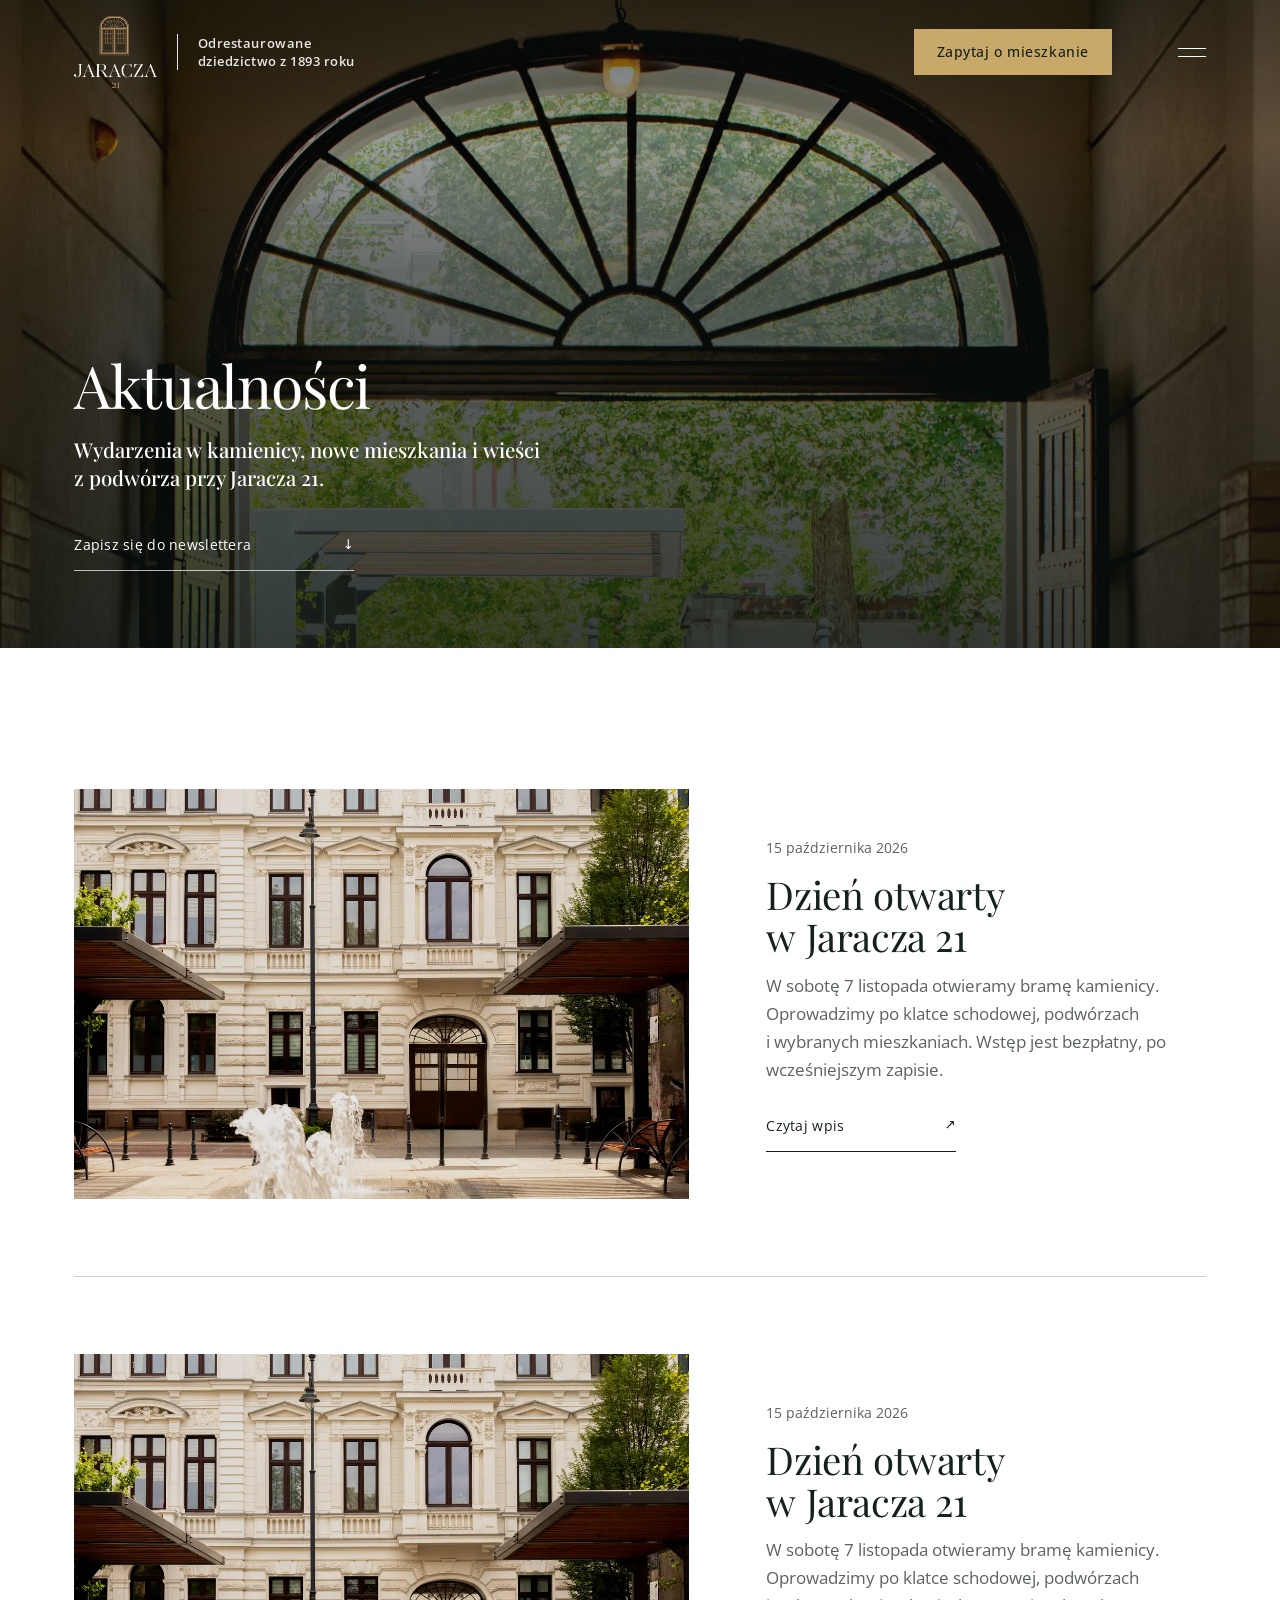
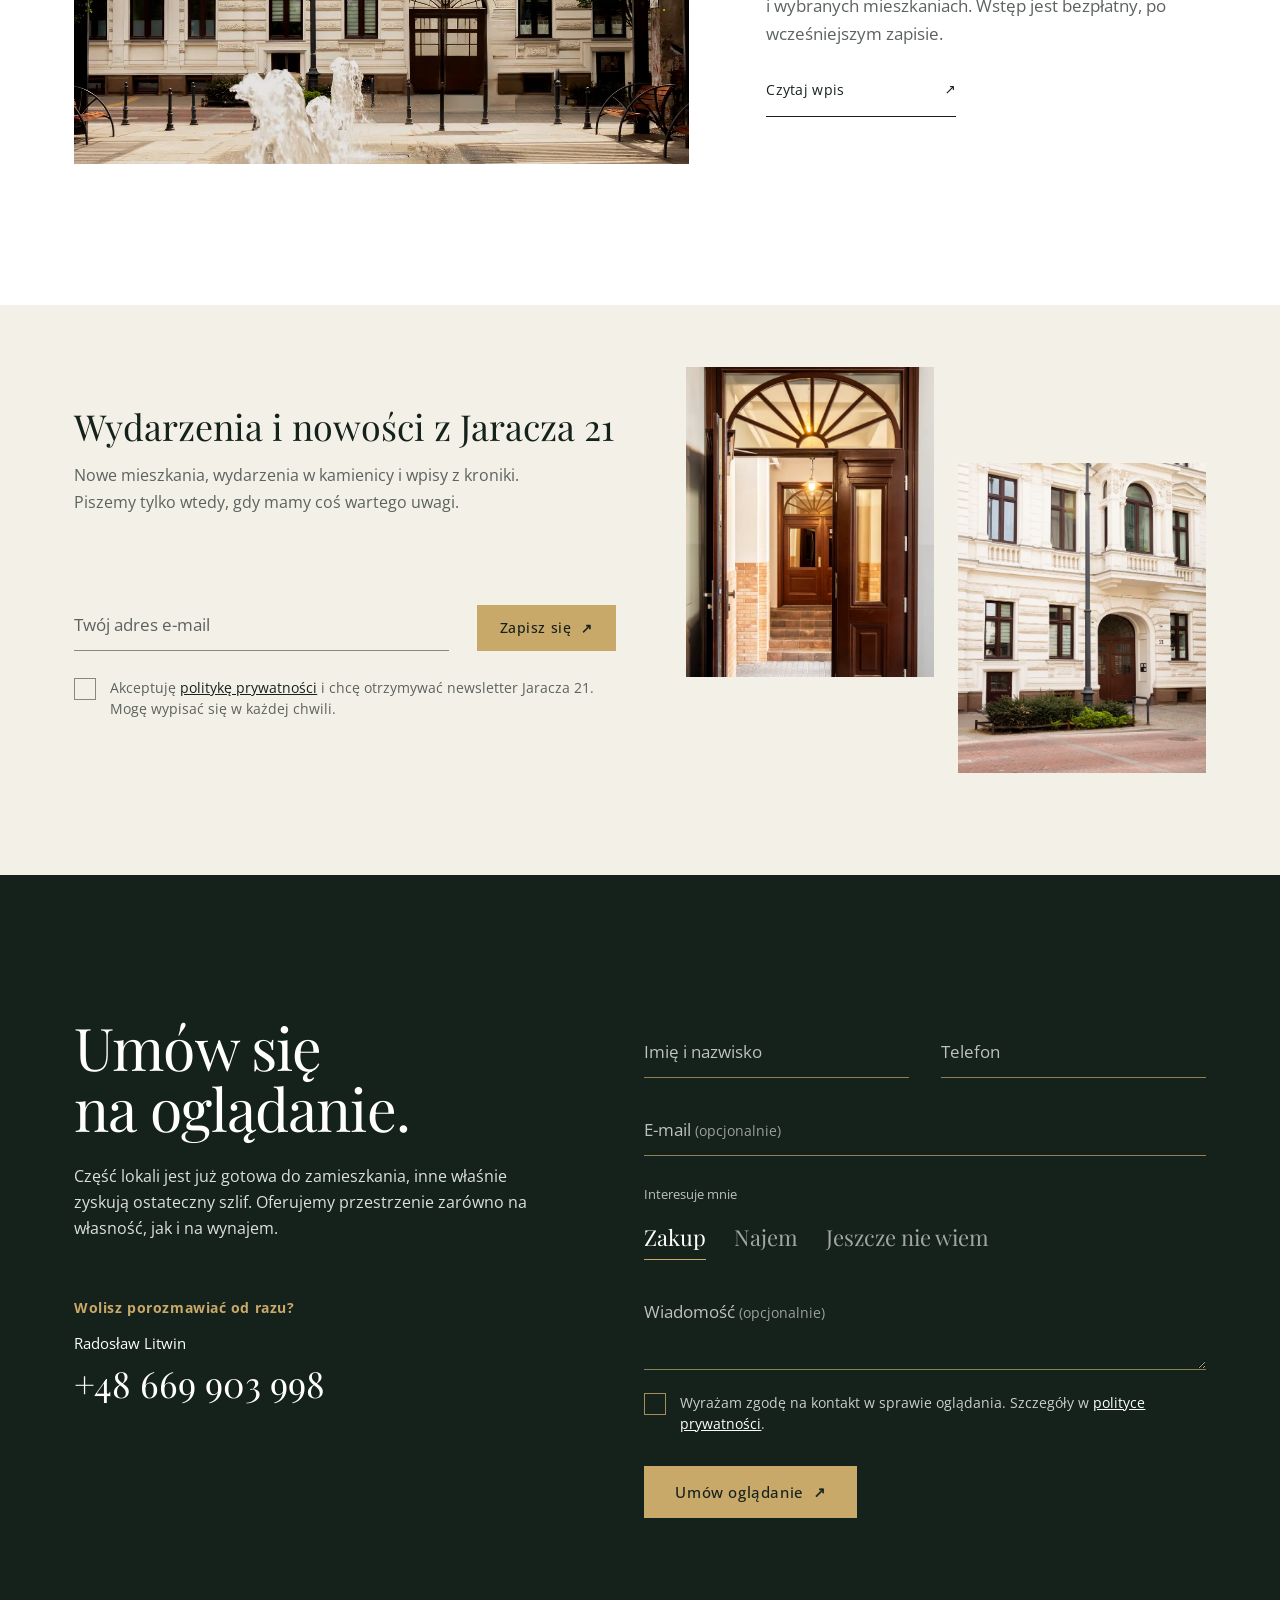
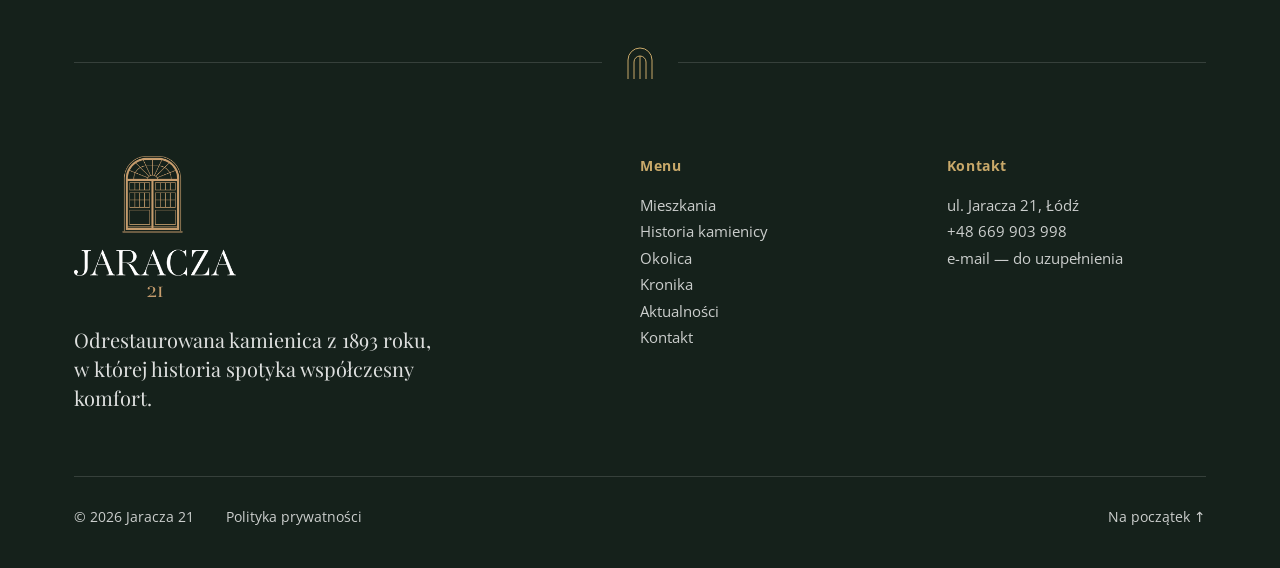
<file: aktualnosci.html>
<!doctype html>
<html lang="pl">
<head>
  <meta charset="utf-8">
  <meta name="viewport" content="width=device-width, initial-scale=1">
  <title>Aktualności — Jaracza 21, kamienica w centrum Łodzi</title>
  <meta name="description" content="Aktualności z kamienicy Jaracza 21 w Łodzi: wydarzenia, dni otwarte, nowe mieszkania i postęp prac przy odnowionej kamienicy z 1893 roku.">
  <link rel="preconnect" href="https://fonts.googleapis.com">
  <link rel="preconnect" href="https://fonts.gstatic.com" crossorigin>
  <link href="https://fonts.googleapis.com/css2?family=Open+Sans:wght@400;500;600;700&family=Playfair+Display:ital,wght@0,400;0,500;1,400&display=swap" rel="stylesheet">
  <link rel="stylesheet" href="https://unpkg.com/aos@2.3.4/dist/aos.css">
  <link rel="stylesheet" href="css/style.css">
</head>
<body>
  <a class="skip-link" href="#tresc">Przejdź do treści</a>

  <!-- Nagłówek (wspólny) -->
  <header class="site-header" id="naglowek">
    <div class="site-header__inner container">
      <a class="logo" href="index.html" aria-label="Jaracza 21 — strona główna">
        <span class="logo__mark">
          <img class="logo__img logo__img--light" src="assets/img/logo-jasne.png" width="600" height="523" alt="">
          <img class="logo__img logo__img--dark" src="assets/img/logo-ciemne.png" width="600" height="523" alt="">
        </span>
        <span class="logo__tagline">Odrestaurowane dziedzictwo z&nbsp;1893 roku</span>
      </a>
      <div class="site-header__actions">
        <a class="btn btn--outline site-header__cta" href="#kontakt">Zapytaj o&nbsp;mieszkanie</a>
        <button class="menu-toggle" type="button" aria-expanded="false" aria-controls="menu-boczne" aria-label="Otwórz menu">
          <span class="menu-toggle__icon" aria-hidden="true"><span></span><span></span></span>
        </button>
      </div>
    </div>
  </header>

  <!-- Menu boczne (wspólne) -->
  <div class="drawer" id="menu-boczne" role="dialog" aria-modal="true" aria-label="Menu" hidden>
    <div class="drawer__backdrop" data-close></div>
    <nav class="drawer__panel" aria-label="Główna nawigacja">
      <button class="drawer__close" type="button" data-close aria-label="Zamknij menu">Zamknij <span aria-hidden="true">✕</span></button>
      <ul class="drawer__list">
        <li><a href="index.html">Strona główna</a></li>
        <li><a href="mieszkania.html">Mieszkania</a></li>
        <li><a href="#">Historia kamienicy</a></li>
        <li><a href="#">Okolica</a></li>
        <li><a href="#">Kronika</a></li>
        <li><a href="aktualnosci.html" aria-current="page">Aktualności</a></li>
        <li><a href="kontakt.html">Kontakt</a></li>
      </ul>
      <div class="drawer__footer">
        <a class="btn btn--gold" href="#kontakt">Zapytaj o&nbsp;mieszkanie</a>
        <p class="drawer__contact">
          <span class="overline">Radosław Litwin</span>
          <a href="tel:+48669903998">+48&nbsp;669&nbsp;903&nbsp;998</a>
        </p>
        <p class="drawer__address">Łódź · ul. Jaracza&nbsp;21</p>
      </div>
    </nav>
  </div>

  <main id="tresc">

    <!-- A1. Hero podstrony (jak w Mieszkaniach; na telefonie osobny, pionowy kadr) -->
    <section class="hero hero--page" aria-labelledby="page-title">
      <div class="hero__media" aria-hidden="true">
        <picture>
          <source media="(max-width: 860px)" srcset="assets/img/aktualnosci-hero-mobile.webp" type="image/webp">
          <source media="(max-width: 860px)" srcset="assets/img/aktualnosci-hero-mobile.jpg">
          <source srcset="assets/img/aktualnosci-hero.webp" type="image/webp">
          <img class="hero__image" src="assets/img/aktualnosci-hero.jpg" width="1920" height="1080" alt="">
        </picture>
        <div class="hero__shade"></div>
      </div>

      <div class="hero__content container">
        <div class="hero__main">
          <h1 class="hero__title hero__title--page" id="page-title">Aktualności</h1>
          <p class="hero__lead hero__lead--page">Wydarzenia w&nbsp;kamienicy, nowe mieszkania i&nbsp;wieści z&nbsp;podwórza przy Jaracza&nbsp;21.</p>
          <div class="hero__links">
            <a class="link-line link-line--light" href="#newsletter">Zapisz się do newslettera <span class="arrow" aria-hidden="true">↓</span></a>
          </div>
        </div>
      </div>
    </section>

    <!-- A2. Lista wpisów: każdy wpis to zdjęcie + tekst obok siebie, wpisy jeden pod drugim.
         Drugi wpis to kopia pierwszego (podgląd listy z dwoma wpisami).
         Treść wpisu jest przykładowa — do podmiany na wpisy klienta. -->
    <section class="news section section--white" aria-labelledby="news-title">
      <div class="container">
        <h2 class="sr-only" id="news-title">Najnowsze wpisy</h2>

        <ul class="news-list">
          <li>
            <article class="news-card">
              <a class="news-card__media" href="aktualnosci-dzien-otwarty.html" tabindex="-1" aria-hidden="true" data-aos="fade-up" data-aos-anchor-placement="bottom-bottom">
                <picture>
                  <source srcset="assets/img/wpis-dzien-otwarty-karta.webp" type="image/webp">
                  <img src="assets/img/wpis-dzien-otwarty-karta.jpg" width="1200" height="800" loading="lazy" alt="">
                </picture>
              </a>
              <div class="news-card__body reveal">
                <p class="news-card__meta">
                  <time datetime="2026-10-15">15 października 2026</time>
                </p>
                <h3 class="news-card__title"><a href="aktualnosci-dzien-otwarty.html">Dzień otwarty w&nbsp;Jaracza&nbsp;21</a></h3>
                <p class="news-card__excerpt">W&nbsp;sobotę 7 listopada otwieramy bramę kamienicy. Oprowadzimy po klatce schodowej, podwórzach i&nbsp;wybranych mieszkaniach. Wstęp jest bezpłatny, po wcześniejszym zapisie.</p>
                <a class="link-line" href="aktualnosci-dzien-otwarty.html" aria-label="Czytaj wpis: Dzień otwarty w Jaracza 21">Czytaj wpis <span class="arrow" aria-hidden="true">↗</span></a>
              </div>
            </article>
          </li>
          <li>
            <article class="news-card">
              <a class="news-card__media" href="aktualnosci-dzien-otwarty.html" tabindex="-1" aria-hidden="true" data-aos="fade-up" data-aos-anchor-placement="bottom-bottom">
                <picture>
                  <source srcset="assets/img/wpis-dzien-otwarty-karta.webp" type="image/webp">
                  <img src="assets/img/wpis-dzien-otwarty-karta.jpg" width="1200" height="800" loading="lazy" alt="">
                </picture>
              </a>
              <div class="news-card__body reveal">
                <p class="news-card__meta">
                  <time datetime="2026-10-15">15 października 2026</time>
                </p>
                <h3 class="news-card__title"><a href="aktualnosci-dzien-otwarty.html">Dzień otwarty w&nbsp;Jaracza&nbsp;21</a></h3>
                <p class="news-card__excerpt">W&nbsp;sobotę 7 listopada otwieramy bramę kamienicy. Oprowadzimy po klatce schodowej, podwórzach i&nbsp;wybranych mieszkaniach. Wstęp jest bezpłatny, po wcześniejszym zapisie.</p>
                <a class="link-line" href="aktualnosci-dzien-otwarty.html" aria-label="Czytaj wpis: Dzień otwarty w Jaracza 21">Czytaj wpis <span class="arrow" aria-hidden="true">↗</span></a>
              </div>
            </article>
          </li>
        </ul>
      </div>
    </section>

    <!-- A3. Newsletter (jak na stronie głównej; makieta — bez wysyłki) -->
    <section class="newsletter section section--ivory" id="newsletter" aria-labelledby="newsletter-title">
      <div class="container newsletter__grid reveal">
        <div class="newsletter__intro">
          <h2 class="newsletter__title" id="newsletter-title">Wydarzenia i&nbsp;nowości z&nbsp;Jaracza&nbsp;21</h2>
          <p class="newsletter__text">Nowe mieszkania, wydarzenia w&nbsp;kamienicy i&nbsp;wpisy z&nbsp;kroniki. Piszemy tylko wtedy, gdy mamy coś wartego uwagi.</p>
        </div>
        <form class="newsletter__form js-mock-form" method="post" action="#" novalidate>
          <div class="float newsletter__email">
            <input class="float__input" id="nl-email" name="email" type="email" autocomplete="email" placeholder=" " required aria-describedby="nl-email-err">
            <label class="float__label" for="nl-email">Twój adres e-mail</label>
            <p class="field__error" id="nl-email-err" hidden>Wpisz poprawny adres e-mail.</p>
          </div>
          <label class="check newsletter__consent">
            <input class="check__input" type="checkbox" name="consent" required aria-describedby="nl-consent-err">
            <span class="check__box" aria-hidden="true"></span>
            <span class="check__text">Akceptuję <a href="#">politykę prywatności</a> i&nbsp;chcę otrzymywać newsletter Jaracza&nbsp;21. Mogę wypisać się w&nbsp;każdej chwili.</span>
          </label>
          <p class="field__error newsletter__consent-err" id="nl-consent-err" hidden>Zaznacz zgodę, aby się zapisać.</p>
          <button class="btn btn--dark newsletter__btn" type="submit">Zapisz się <span class="arrow" aria-hidden="true">↗</span></button>
          <p class="form-success newsletter__ok" role="status" hidden>Dziękujemy! Sprawdź skrzynkę i&nbsp;potwierdź zapis.</p>
        </form>
        <div class="newsletter__photos" aria-hidden="true">
          <picture><source srcset="assets/img/newsletter-drzwi.webp" type="image/webp"><img src="assets/img/newsletter-drzwi.jpg" width="700" height="875" loading="lazy" alt=""></picture>
          <picture><source srcset="assets/img/newsletter-fasada.webp" type="image/webp"><img src="assets/img/newsletter-fasada.jpg" width="700" height="875" loading="lazy" alt=""></picture>
        </div>
      </div>
    </section>

    <!-- Kontakt: umów oglądanie (wspólny, jak na stronie głównej) -->
    <section class="contact section" id="kontakt" aria-labelledby="contact-title">
      <div class="container contact__grid">
        <div class="contact__intro reveal">
          <h2 class="display display--light" id="contact-title">Umów się<br>na oglądanie.</h2>
          <p class="contact__lead">Część lokali jest już gotowa do zamieszkania, inne właśnie zyskują ostateczny szlif. Oferujemy przestrzenie zarówno na własność, jak i&nbsp;na wynajem.</p>

          <div class="contact__direct">
            <p class="overline contact__overline">Wolisz porozmawiać od razu?</p>
            <p class="contact__person">Radosław Litwin</p>
            <a class="contact__phone" href="tel:+48669903998">+48&nbsp;669&nbsp;903&nbsp;998</a>
          </div>
        </div>

        <form class="contact__form js-mock-form reveal" method="post" action="#" novalidate aria-label="Zapytaj o oglądanie">
          <div class="contact__row">
            <div class="float float--dark">
              <input class="float__input" id="cf-name" name="name" type="text" autocomplete="name" placeholder=" " required aria-describedby="cf-name-err">
              <label class="float__label" for="cf-name">Imię i&nbsp;nazwisko</label>
              <p class="field__error" id="cf-name-err" hidden>Podaj imię, żebyśmy wiedzieli, jak się zwracać.</p>
            </div>
            <div class="float float--dark">
              <input class="float__input" id="cf-phone" name="phone" type="tel" autocomplete="tel" inputmode="tel" placeholder=" " required aria-describedby="cf-phone-err">
              <label class="float__label" for="cf-phone">Telefon</label>
              <p class="field__error" id="cf-phone-err" hidden>Podaj numer — oddzwonimy, by ustalić termin.</p>
            </div>
          </div>

          <div class="float float--dark">
            <input class="float__input" id="cf-email" name="email" type="email" autocomplete="email" placeholder=" ">
            <label class="float__label" for="cf-email">E-mail <span class="float__optional">(opcjonalnie)</span></label>
          </div>

          <fieldset class="interest">
            <legend class="interest__legend">Interesuje mnie</legend>
            <div class="interest__options">
              <label class="interest__item"><input type="radio" name="interest" value="zakup" checked><span>Zakup</span></label>
              <label class="interest__item"><input type="radio" name="interest" value="najem"><span>Najem</span></label>
              <label class="interest__item"><input type="radio" name="interest" value="nie-wiem"><span>Jeszcze nie wiem</span></label>
            </div>
          </fieldset>

          <div class="float float--dark">
            <textarea class="float__input float__input--area" id="cf-msg" name="message" rows="2" placeholder=" "></textarea>
            <label class="float__label" for="cf-msg">Wiadomość <span class="float__optional">(opcjonalnie)</span></label>
          </div>

          <label class="check check--dark">
            <input class="check__input" type="checkbox" name="consent" required aria-describedby="cf-consent-err">
            <span class="check__box" aria-hidden="true"></span>
            <span class="check__text">Wyrażam zgodę na kontakt w&nbsp;sprawie oglądania. Szczegóły w <a href="#">polityce prywatności</a>.</span>
          </label>
          <p class="field__error" id="cf-consent-err" hidden>Zaznacz zgodę, abyśmy mogli się z&nbsp;Tobą skontaktować.</p>

          <button class="btn btn--gold contact__submit" type="submit">Umów oglądanie <span class="arrow" aria-hidden="true">↗</span></button>
          <p class="form-success form-success--dark" role="status" hidden>Dziękujemy! Oddzwonimy, aby ustalić dogodny termin oglądania.</p>
        </form>
      </div>
    </section>

  </main>

  <!-- Stopka (wspólna) -->
  <footer class="site-footer">
    <div class="container">
      <div class="site-footer__divider" aria-hidden="true">
        <span></span>
        <svg viewBox="0 0 28 34" width="28" height="34" fill="none" stroke="currentColor" stroke-width="1">
          <path d="M2 33V14a12 12 0 0 1 24 0v19"/><path d="M8 33V16a6 6 0 0 1 12 0v17"/><path d="M14 10v23"/>
        </svg>
        <span></span>
      </div>

      <div class="site-footer__grid">
        <div class="site-footer__brand">
          <p class="site-footer__mark"><img src="assets/img/logo-jasne.png" width="600" height="523" alt="Jaracza 21" loading="lazy"></p>
          <p class="site-footer__claim">Odrestaurowana kamienica z&nbsp;1893 roku, w&nbsp;której historia spotyka współczesny komfort.</p>
        </div>

        <nav class="site-footer__col" aria-label="Menu w stopce">
          <p class="overline site-footer__heading">Menu</p>
          <ul>
            <li><a href="mieszkania.html">Mieszkania</a></li>
            <li><a href="#">Historia kamienicy</a></li>
            <li><a href="#">Okolica</a></li>
            <li><a href="#">Kronika</a></li>
            <li><a href="aktualnosci.html" aria-current="page">Aktualności</a></li>
            <li><a href="kontakt.html">Kontakt</a></li>
          </ul>
        </nav>

        <div class="site-footer__col">
          <p class="overline site-footer__heading">Kontakt</p>
          <ul>
            <li>ul. Jaracza&nbsp;21, Łódź</li>
            <li><a href="tel:+48669903998">+48&nbsp;669&nbsp;903&nbsp;998</a></li>
            <li><a href="#">e-mail — do uzupełnienia</a></li>
          </ul>
        </div>
      </div>

      <div class="site-footer__bottom">
        <p>© 2026 Jaracza&nbsp;21</p>
        <a href="#">Polityka prywatności</a>
        <a class="site-footer__top" href="#">Na początek <span aria-hidden="true">↑</span></a>
      </div>
    </div>
  </footer>

  <script src="https://unpkg.com/aos@2.3.4/dist/aos.js"></script>
  <script src="js/main.js"></script>
</body>
</html>
</file>
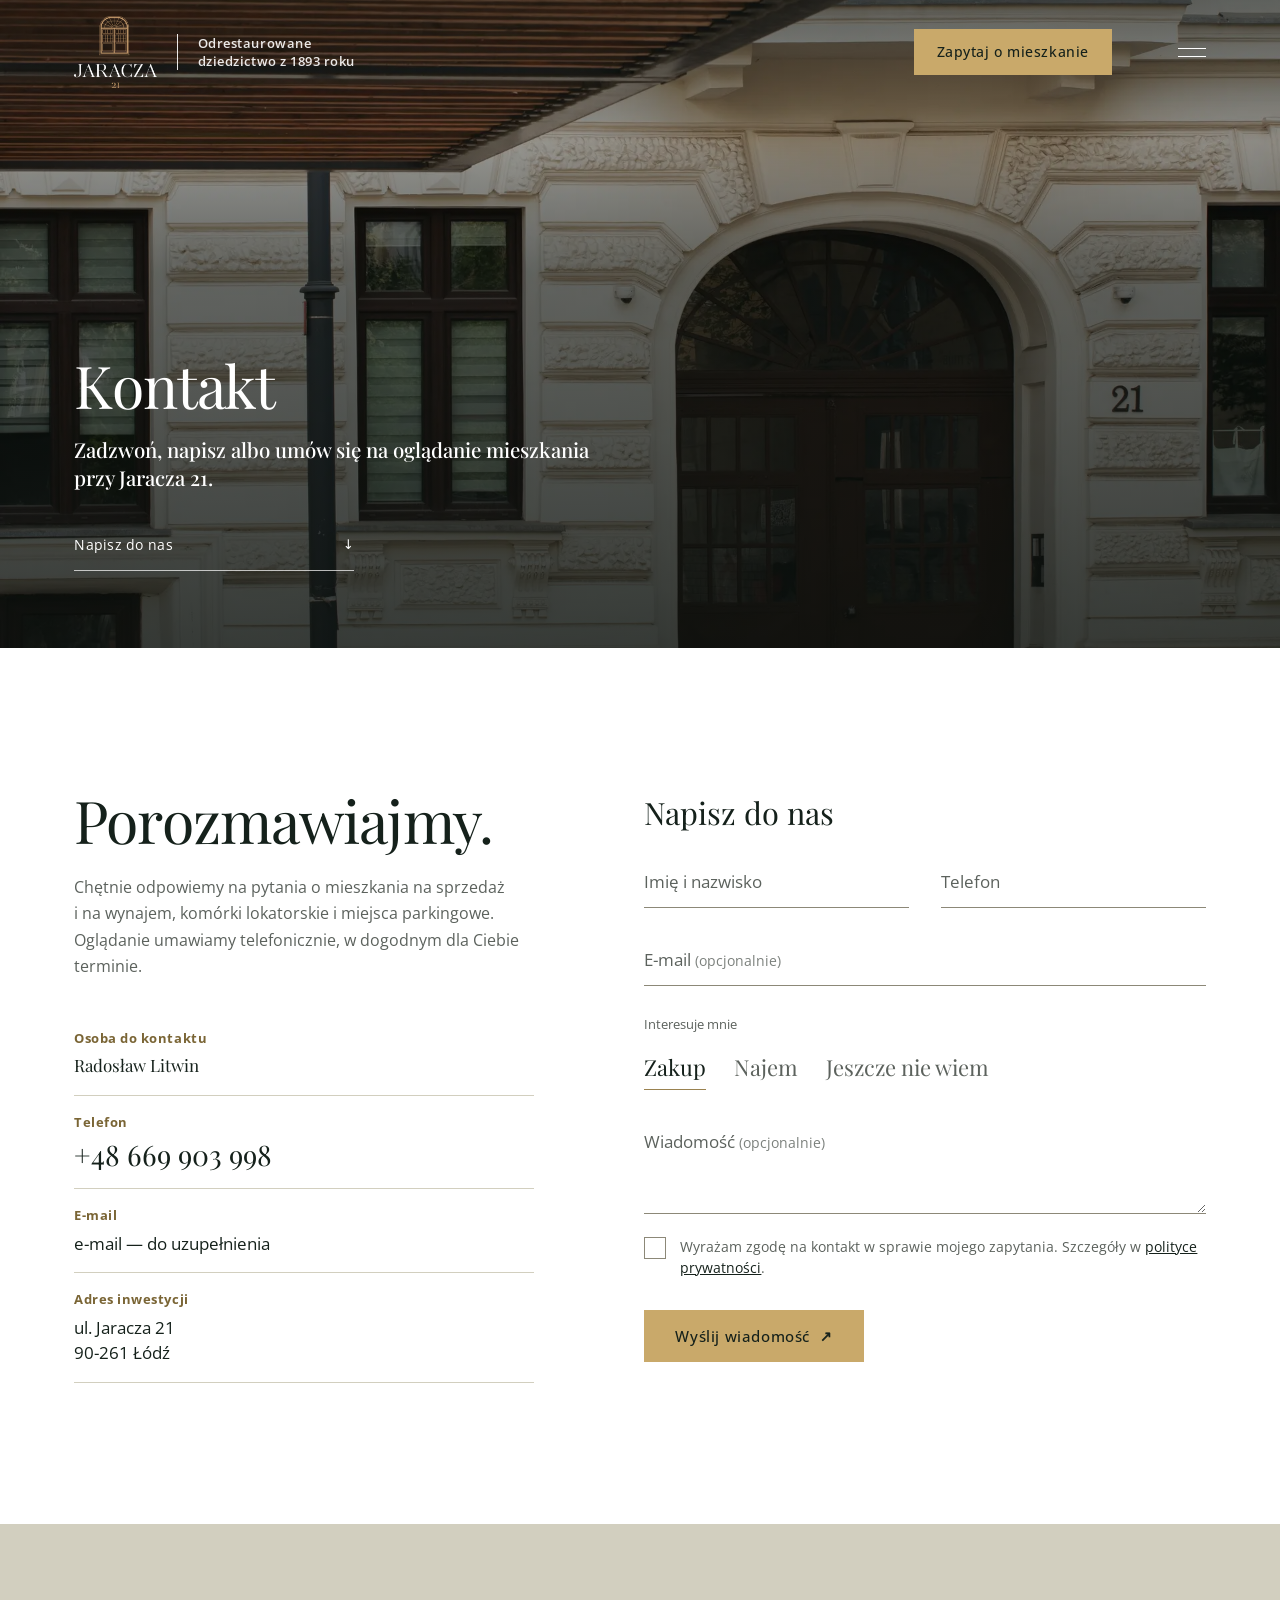
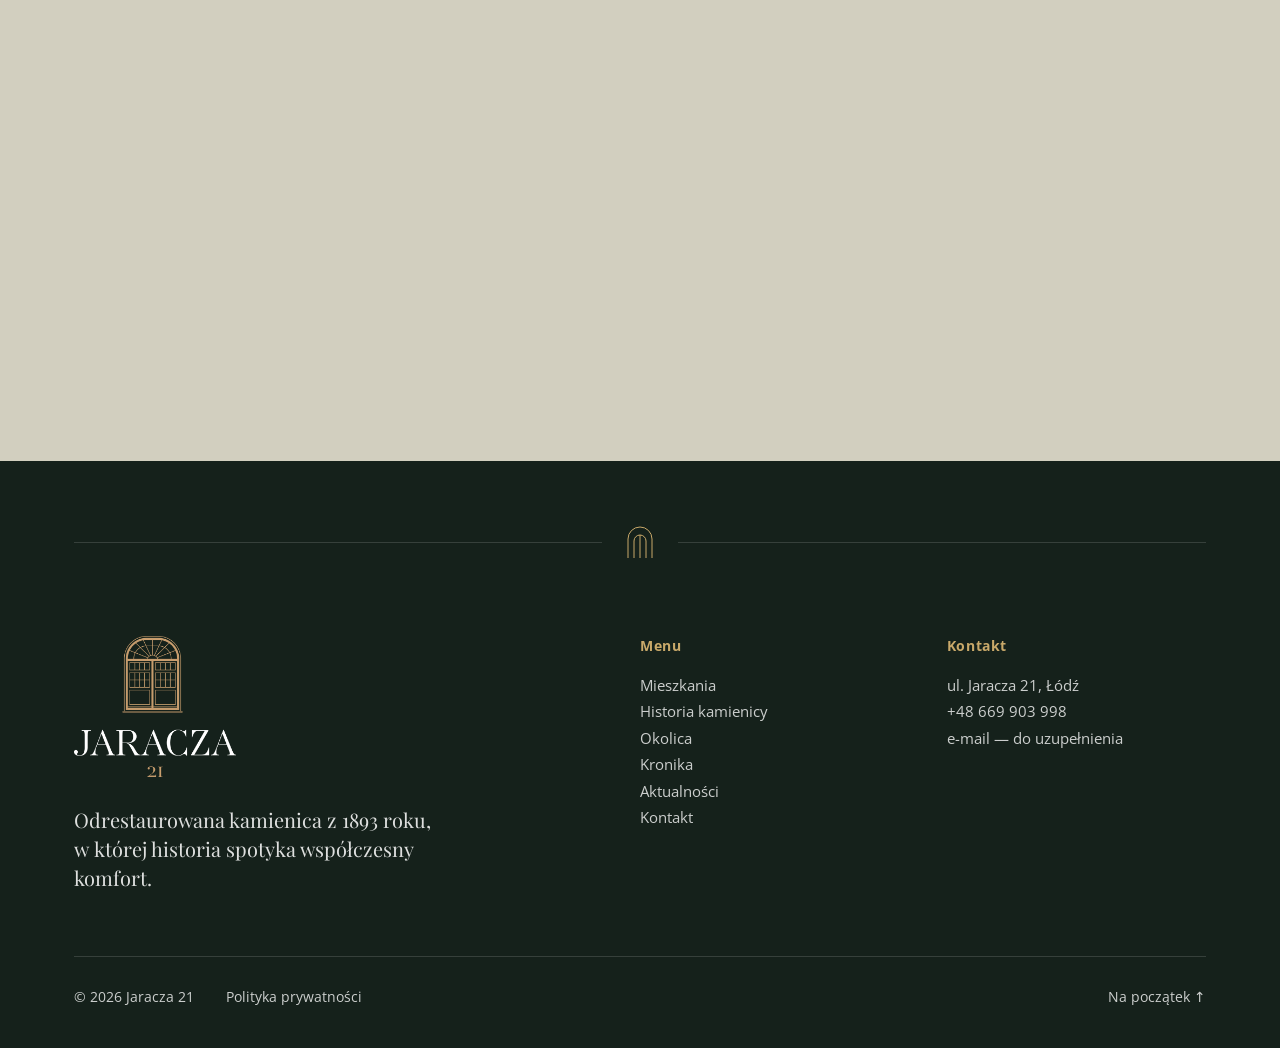
<file: kontakt.html>
<!doctype html>
<html lang="pl">
<head>
  <meta charset="utf-8">
  <meta name="viewport" content="width=device-width, initial-scale=1">
  <title>Kontakt — Jaracza 21, kamienica w centrum Łodzi</title>
  <meta name="description" content="Kontakt w sprawie mieszkań w kamienicy Jaracza 21 w Łodzi: telefon, e-mail, adres i formularz. Umów oglądanie mieszkania na sprzedaż lub na wynajem.">
  <link rel="preconnect" href="https://fonts.googleapis.com">
  <link rel="preconnect" href="https://fonts.gstatic.com" crossorigin>
  <link href="https://fonts.googleapis.com/css2?family=Open+Sans:wght@400;500;600;700&family=Playfair+Display:ital,wght@0,400;0,500;1,400&display=swap" rel="stylesheet">
  <link rel="stylesheet" href="css/style.css">
</head>
<body>
  <a class="skip-link" href="#tresc">Przejdź do treści</a>

  <!-- Nagłówek (wspólny) -->
  <header class="site-header" id="naglowek">
    <div class="site-header__inner container">
      <a class="logo" href="index.html" aria-label="Jaracza 21 — strona główna">
        <span class="logo__mark">
          <img class="logo__img logo__img--light" src="assets/img/logo-jasne.png" width="600" height="523" alt="">
          <img class="logo__img logo__img--dark" src="assets/img/logo-ciemne.png" width="600" height="523" alt="">
        </span>
        <span class="logo__tagline">Odrestaurowane dziedzictwo z&nbsp;1893 roku</span>
      </a>
      <div class="site-header__actions">
        <a class="btn btn--outline site-header__cta" href="#formularz">Zapytaj o&nbsp;mieszkanie</a>
        <button class="menu-toggle" type="button" aria-expanded="false" aria-controls="menu-boczne" aria-label="Otwórz menu">
          <span class="menu-toggle__icon" aria-hidden="true"><span></span><span></span></span>
        </button>
      </div>
    </div>
  </header>

  <!-- Menu boczne (wspólne) -->
  <div class="drawer" id="menu-boczne" role="dialog" aria-modal="true" aria-label="Menu" hidden>
    <div class="drawer__backdrop" data-close></div>
    <nav class="drawer__panel" aria-label="Główna nawigacja">
      <button class="drawer__close" type="button" data-close aria-label="Zamknij menu">Zamknij <span aria-hidden="true">✕</span></button>
      <ul class="drawer__list">
        <li><a href="index.html">Strona główna</a></li>
        <li><a href="mieszkania.html">Mieszkania</a></li>
        <li><a href="#">Historia kamienicy</a></li>
        <li><a href="#">Okolica</a></li>
        <li><a href="#">Kronika</a></li>
        <li><a href="aktualnosci.html">Aktualności</a></li>
        <li><a href="kontakt.html" aria-current="page">Kontakt</a></li>
      </ul>
      <div class="drawer__footer">
        <a class="btn btn--gold" href="#formularz">Zapytaj o&nbsp;mieszkanie</a>
        <p class="drawer__contact">
          <span class="overline">Radosław Litwin</span>
          <a href="tel:+48669903998">+48&nbsp;669&nbsp;903&nbsp;998</a>
        </p>
        <p class="drawer__address">Łódź · ul. Jaracza&nbsp;21</p>
      </div>
    </nav>
  </div>

  <main id="tresc">

    <!-- K1. Hero podstrony (jak w Mieszkaniach; na telefonie osobny, pionowy kadr) -->
    <section class="hero hero--page" aria-labelledby="page-title">
      <div class="hero__media" aria-hidden="true">
        <picture>
          <source media="(max-width: 860px)" srcset="assets/img/kontakt-hero-mobile.webp" type="image/webp">
          <source media="(max-width: 860px)" srcset="assets/img/kontakt-hero-mobile.jpg">
          <source srcset="assets/img/kontakt-hero.webp" type="image/webp">
          <img class="hero__image" src="assets/img/kontakt-hero.jpg" width="1920" height="1080" alt="">
        </picture>
        <div class="hero__shade"></div>
      </div>

      <div class="hero__content container">
        <div class="hero__main">
          <h1 class="hero__title hero__title--page" id="page-title">Kontakt</h1>
          <p class="hero__lead hero__lead--page">Zadzwoń, napisz albo umów się na oglądanie mieszkania przy Jaracza&nbsp;21.</p>
          <div class="hero__links">
            <a class="link-line link-line--light" href="#formularz">Napisz do nas <span class="arrow" aria-hidden="true">↓</span></a>
          </div>
        </div>
      </div>
    </section>

    <!-- K2. Dane kontaktowe (osoba, telefon, e-mail, adres) + formularz -->
    <section class="contact-page section section--white" aria-labelledby="contact-page-title">
      <div class="container contact-page__grid">

        <div class="contact-page__info reveal">
          <h2 class="display" id="contact-page-title">Porozmawiajmy.</h2>
          <p class="contact-page__lead">Chętnie odpowiemy na pytania o&nbsp;mieszkania na sprzedaż i&nbsp;na wynajem, komórki lokatorskie i&nbsp;miejsca parkingowe. Oglądanie umawiamy telefonicznie, w&nbsp;dogodnym dla Ciebie terminie.</p>

          <dl class="contact-data">
            <div class="contact-data__item">
              <dt>Osoba do kontaktu</dt>
              <dd class="contact-data__person">Radosław Litwin</dd>
            </div>
            <div class="contact-data__item">
              <dt>Telefon</dt>
              <dd><a class="contact-data__big" href="tel:+48669903998">+48&nbsp;669&nbsp;903&nbsp;998</a></dd>
            </div>
            <div class="contact-data__item">
              <dt>E-mail</dt>
              <dd><a href="#">e-mail — do uzupełnienia</a></dd>
            </div>
            <div class="contact-data__item">
              <dt>Adres inwestycji</dt>
              <dd>ul. Jaracza&nbsp;21<br>90-261 Łódź</dd>
            </div>
          </dl>
        </div>

        <!-- Formularz-makieta (bez wysyłki danych) -->
        <form class="contact-page__form js-mock-form reveal" id="formularz" method="post" action="#" novalidate aria-labelledby="form-title">
          <h2 class="contact-page__form-title" id="form-title">Napisz do nas</h2>

          <div class="contact__row">
            <div class="float">
              <input class="float__input" id="cf-name" name="name" type="text" autocomplete="name" placeholder=" " required aria-describedby="cf-name-err">
              <label class="float__label" for="cf-name">Imię i&nbsp;nazwisko</label>
              <p class="field__error" id="cf-name-err" hidden>Podaj imię, żebyśmy wiedzieli, jak się zwracać.</p>
            </div>
            <div class="float">
              <input class="float__input" id="cf-phone" name="phone" type="tel" autocomplete="tel" inputmode="tel" placeholder=" " required aria-describedby="cf-phone-err">
              <label class="float__label" for="cf-phone">Telefon</label>
              <p class="field__error" id="cf-phone-err" hidden>Podaj numer — oddzwonimy, by ustalić termin.</p>
            </div>
          </div>

          <div class="float">
            <input class="float__input" id="cf-email" name="email" type="email" autocomplete="email" placeholder=" ">
            <label class="float__label" for="cf-email">E-mail <span class="float__optional">(opcjonalnie)</span></label>
          </div>

          <fieldset class="interest interest--light">
            <legend class="interest__legend">Interesuje mnie</legend>
            <div class="interest__options">
              <label class="interest__item"><input type="radio" name="interest" value="zakup" checked><span>Zakup</span></label>
              <label class="interest__item"><input type="radio" name="interest" value="najem"><span>Najem</span></label>
              <label class="interest__item"><input type="radio" name="interest" value="nie-wiem"><span>Jeszcze nie wiem</span></label>
            </div>
          </fieldset>

          <div class="float">
            <textarea class="float__input float__input--area" id="cf-msg" name="message" rows="3" placeholder=" "></textarea>
            <label class="float__label" for="cf-msg">Wiadomość <span class="float__optional">(opcjonalnie)</span></label>
          </div>

          <label class="check">
            <input class="check__input" type="checkbox" name="consent" required aria-describedby="cf-consent-err">
            <span class="check__box" aria-hidden="true"></span>
            <span class="check__text">Wyrażam zgodę na kontakt w&nbsp;sprawie mojego zapytania. Szczegóły w&nbsp;<a href="#">polityce prywatności</a>.</span>
          </label>
          <p class="field__error" id="cf-consent-err" hidden>Zaznacz zgodę, abyśmy mogli się z&nbsp;Tobą skontaktować.</p>

          <button class="btn btn--gold contact__submit" type="submit">Wyślij wiadomość <span class="arrow" aria-hidden="true">↗</span></button>
          <p class="form-success" role="status" hidden>Dziękujemy! Odezwiemy się najszybciej, jak to możliwe.</p>
        </form>

      </div>
    </section>

    <!-- K3. Mapa dojazdu na całą szerokość (jak na stronie głównej; na produkcji — blokada do zgody w banerze cookies) -->
    <section class="map" aria-label="Mapa dojazdu: ul. Jaracza 21, Łódź">
      <iframe src="https://maps.google.com/maps?q=ul.%20Jaracza%2021%2C%2090-261%20%C5%81%C3%B3d%C5%BA&amp;z=15&amp;hl=pl&amp;output=embed"
              title="Mapa: ul. Jaracza 21, Łódź" loading="lazy" referrerpolicy="no-referrer-when-downgrade" allowfullscreen></iframe>
    </section>

  </main>

  <!-- Stopka (wspólna) -->
  <footer class="site-footer">
    <div class="container">
      <div class="site-footer__divider" aria-hidden="true">
        <span></span>
        <svg viewBox="0 0 28 34" width="28" height="34" fill="none" stroke="currentColor" stroke-width="1">
          <path d="M2 33V14a12 12 0 0 1 24 0v19"/><path d="M8 33V16a6 6 0 0 1 12 0v17"/><path d="M14 10v23"/>
        </svg>
        <span></span>
      </div>

      <div class="site-footer__grid">
        <div class="site-footer__brand">
          <p class="site-footer__mark"><img src="assets/img/logo-jasne.png" width="600" height="523" alt="Jaracza 21" loading="lazy"></p>
          <p class="site-footer__claim">Odrestaurowana kamienica z&nbsp;1893 roku, w&nbsp;której historia spotyka współczesny komfort.</p>
        </div>

        <nav class="site-footer__col" aria-label="Menu w stopce">
          <p class="overline site-footer__heading">Menu</p>
          <ul>
            <li><a href="mieszkania.html">Mieszkania</a></li>
            <li><a href="#">Historia kamienicy</a></li>
            <li><a href="#">Okolica</a></li>
            <li><a href="#">Kronika</a></li>
            <li><a href="aktualnosci.html">Aktualności</a></li>
            <li><a href="kontakt.html" aria-current="page">Kontakt</a></li>
          </ul>
        </nav>

        <div class="site-footer__col">
          <p class="overline site-footer__heading">Kontakt</p>
          <ul>
            <li>ul. Jaracza&nbsp;21, Łódź</li>
            <li><a href="tel:+48669903998">+48&nbsp;669&nbsp;903&nbsp;998</a></li>
            <li><a href="#">e-mail — do uzupełnienia</a></li>
          </ul>
        </div>
      </div>

      <div class="site-footer__bottom">
        <p>© 2026 Jaracza&nbsp;21</p>
        <a href="#">Polityka prywatności</a>
        <a class="site-footer__top" href="#">Na początek <span aria-hidden="true">↑</span></a>
      </div>
    </div>
  </footer>

  <script src="js/main.js"></script>
</body>
</html>
</file>
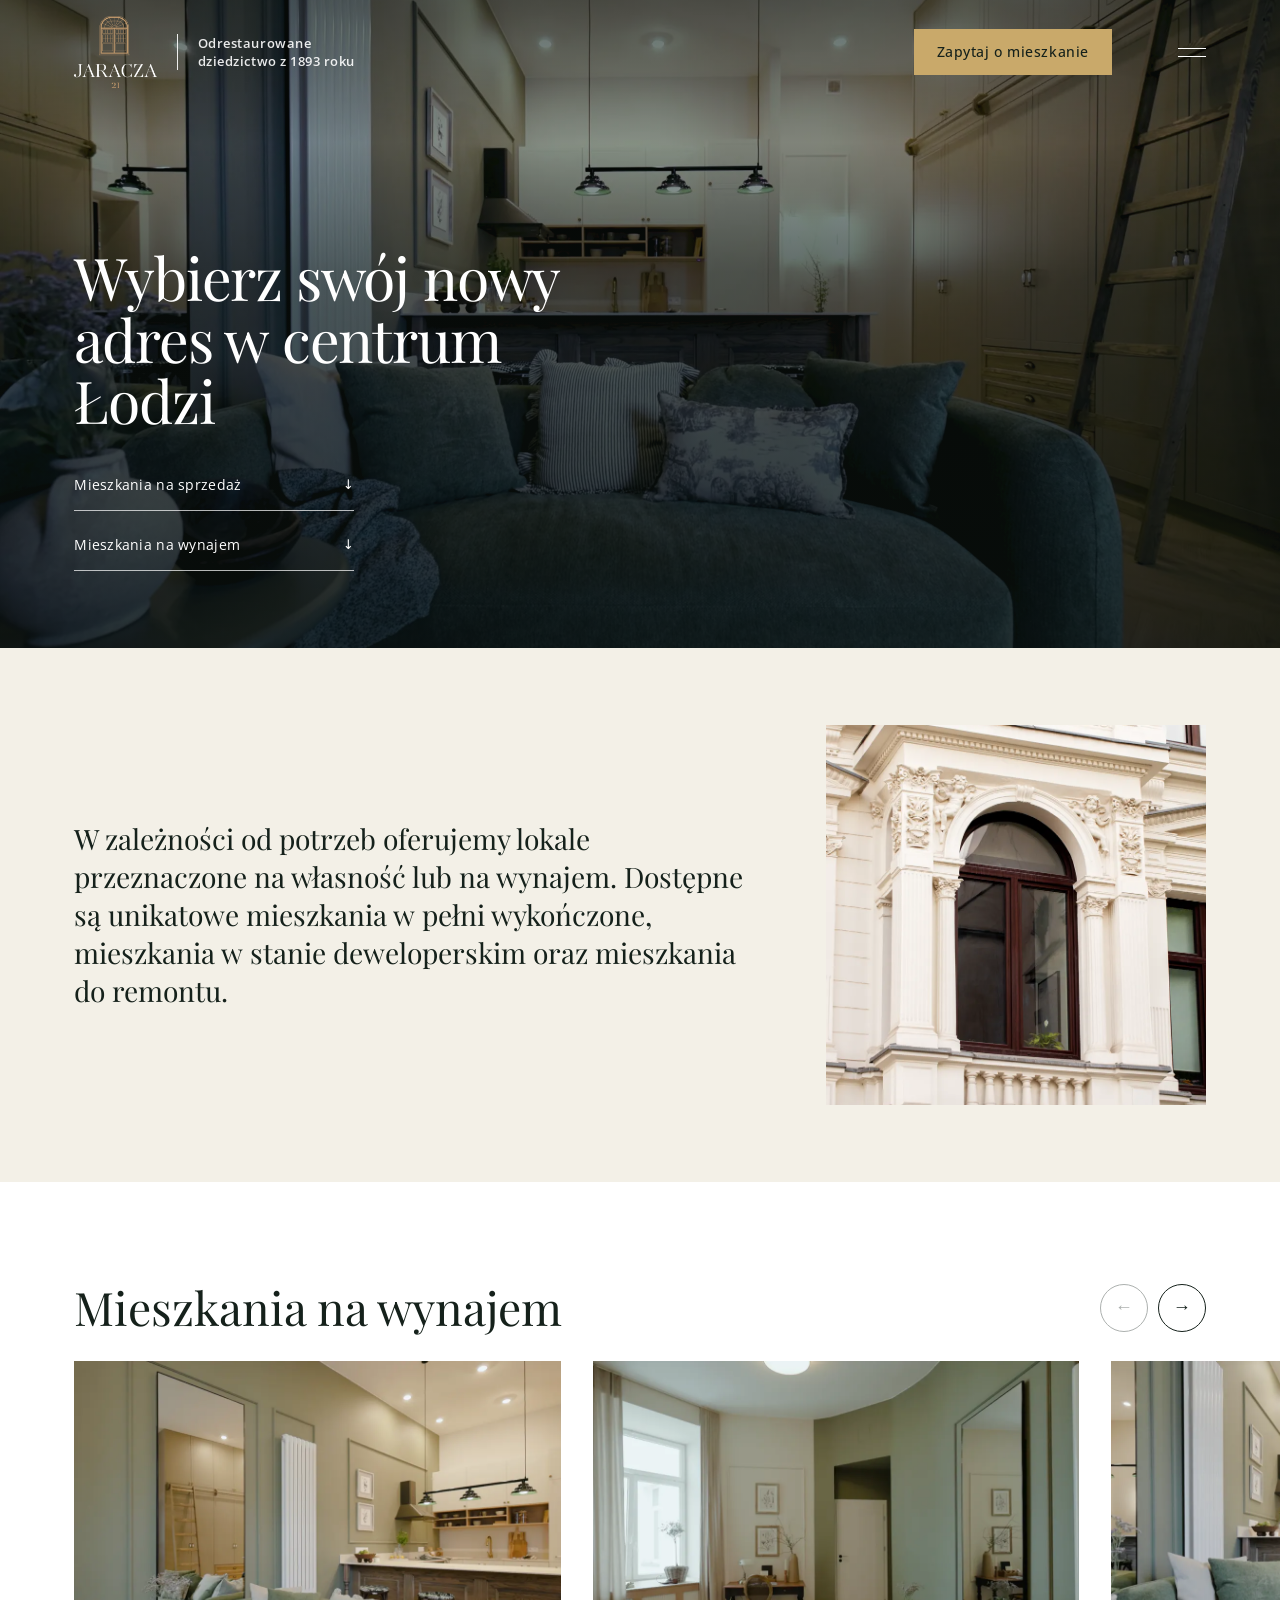
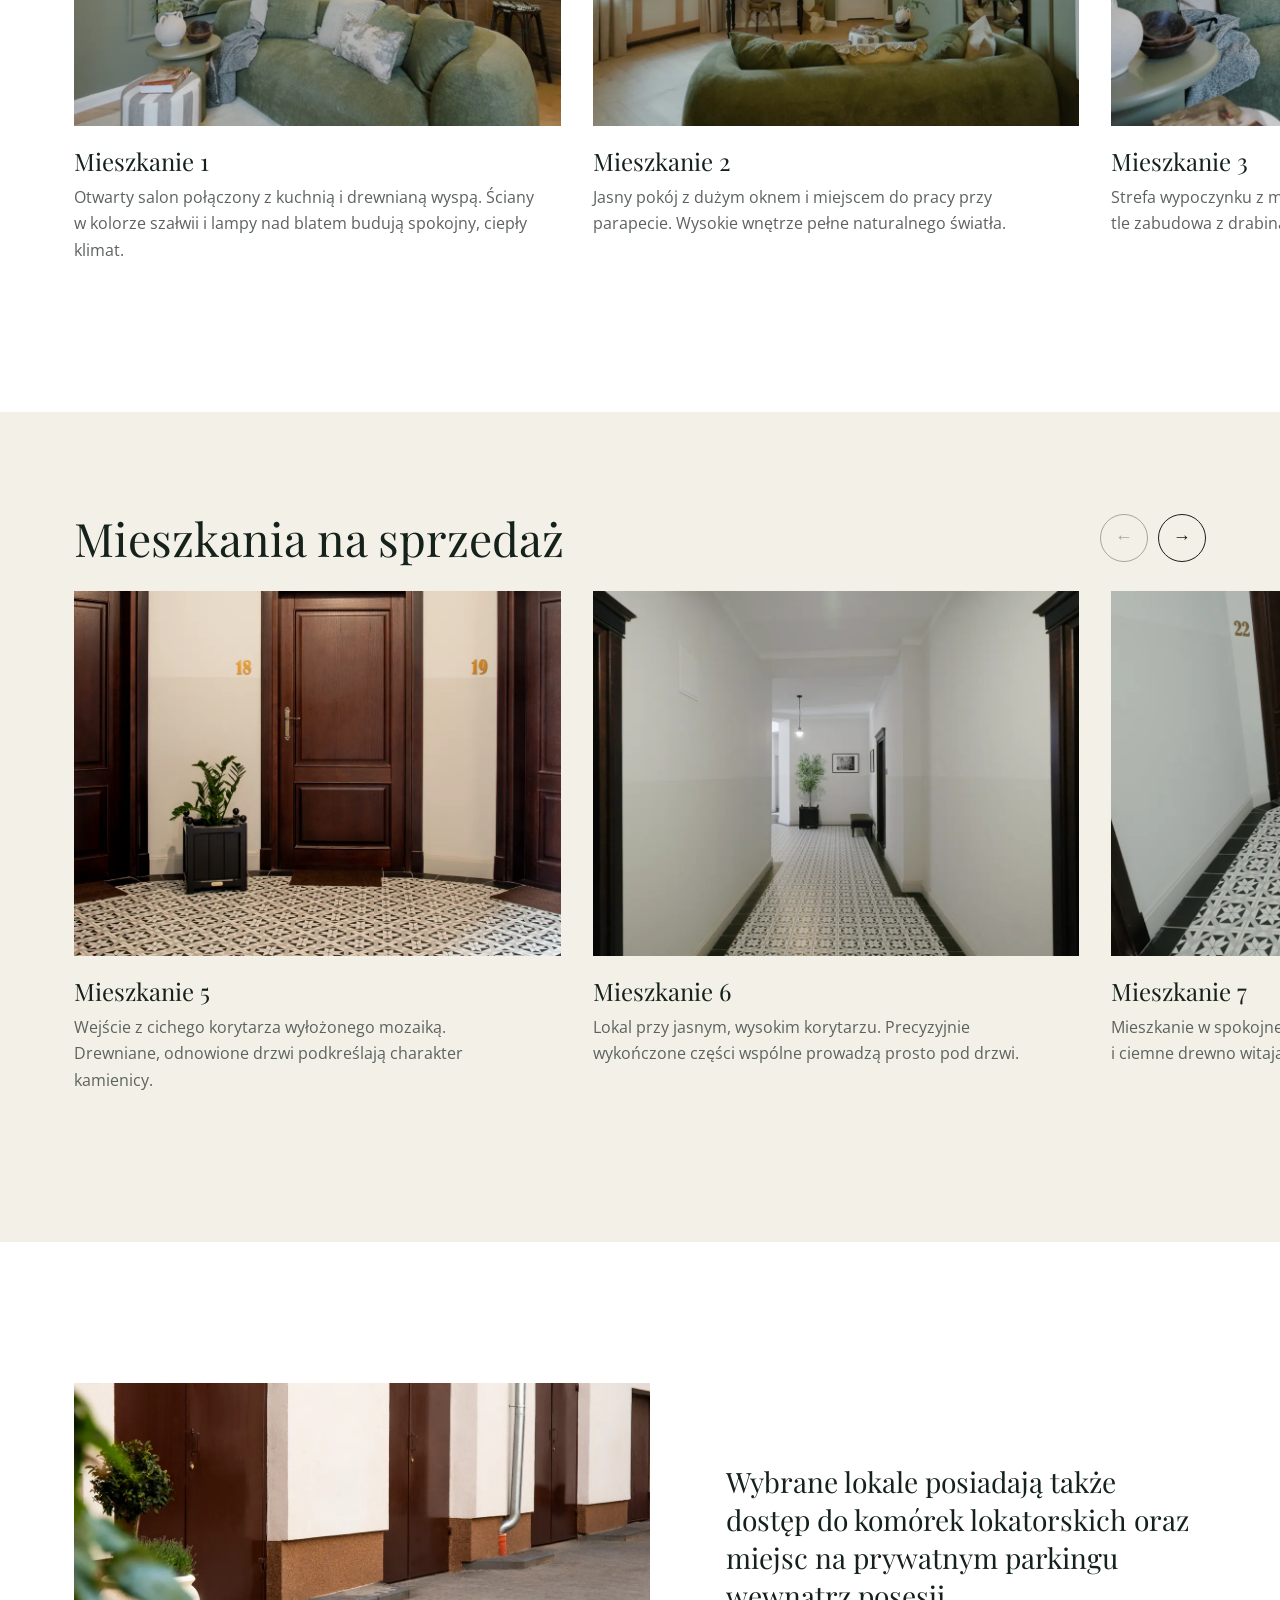
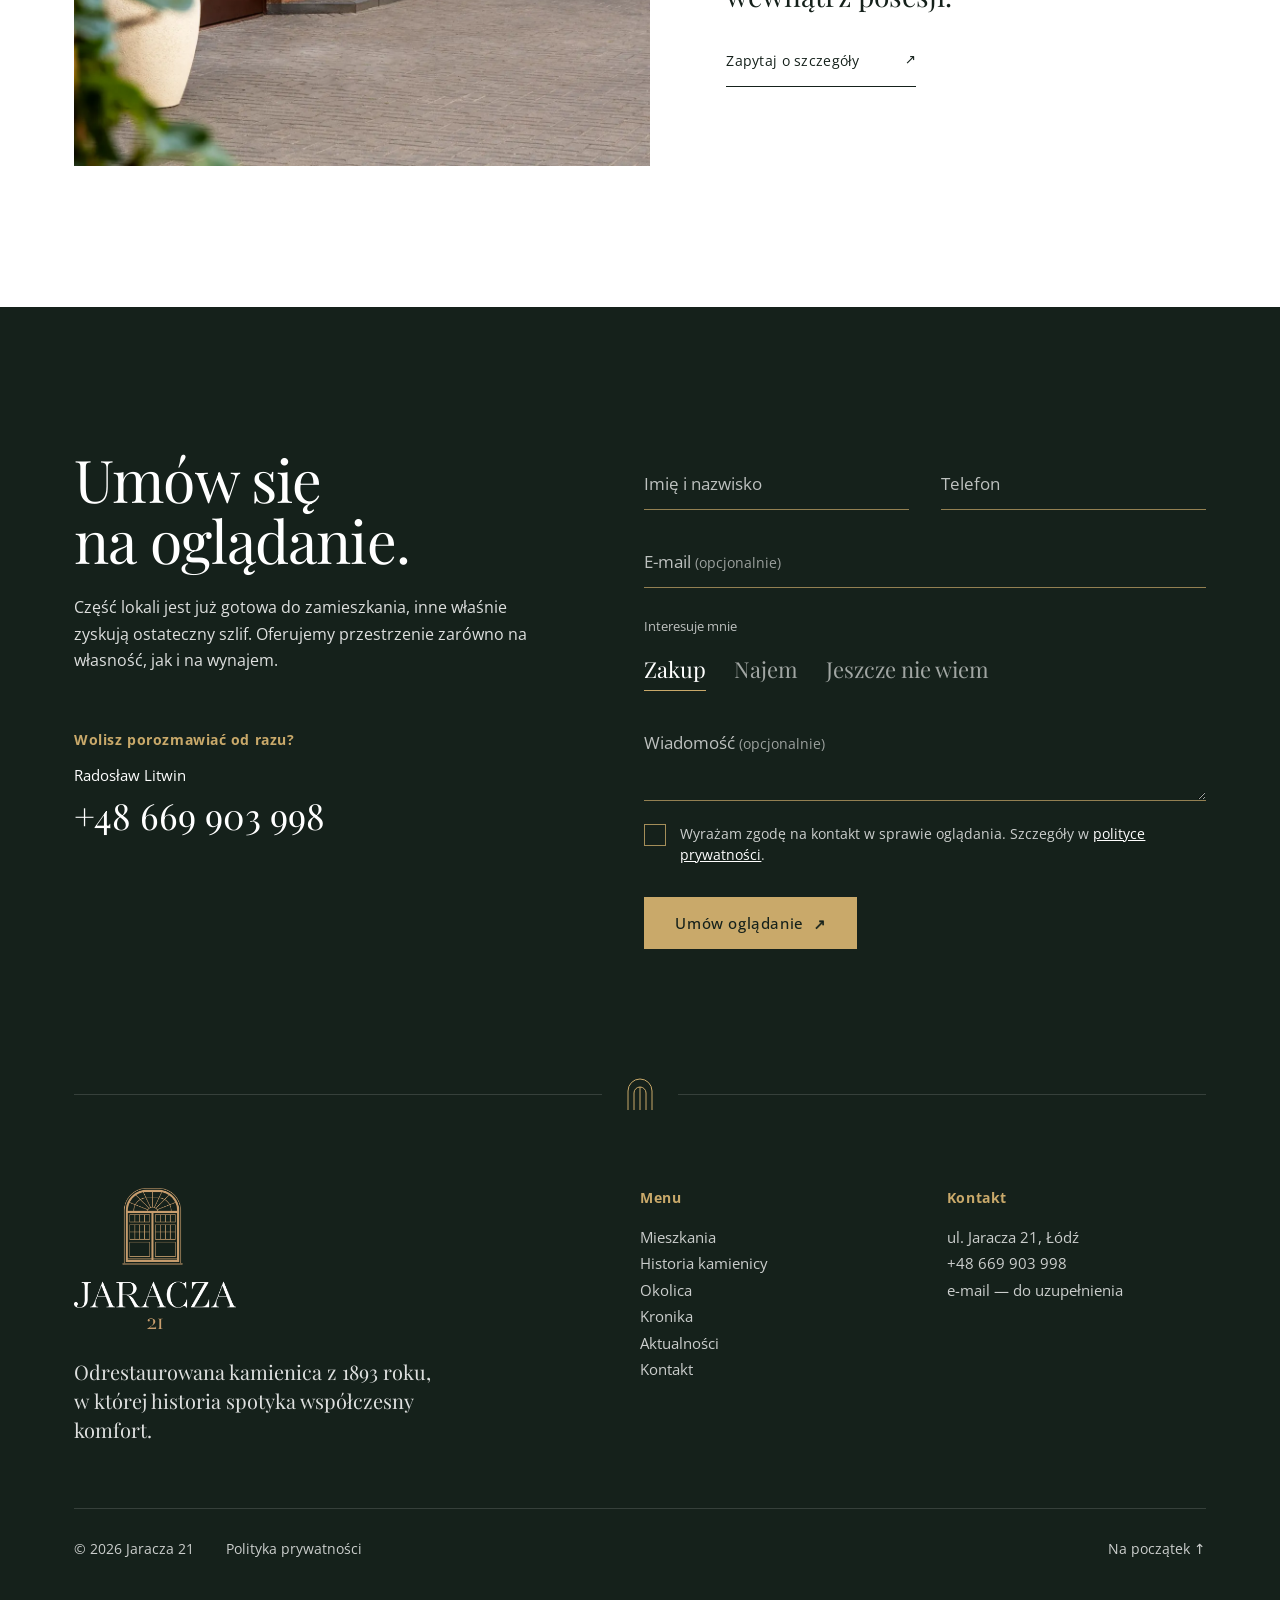
<file: mieszkania.html>
<!doctype html>
<html lang="pl">
<head>
  <meta charset="utf-8">
  <meta name="viewport" content="width=device-width, initial-scale=1">
  <title>Mieszkania na sprzedaż i wynajem — Jaracza 21, centrum Łodzi</title>
  <meta name="description" content="Mieszkania w odrestaurowanej kamienicy Jaracza 21 w centrum Łodzi: na własność i na wynajem. Lokale w pełni wykończone, w stanie deweloperskim i do remontu.">
  <link rel="preconnect" href="https://fonts.googleapis.com">
  <link rel="preconnect" href="https://fonts.gstatic.com" crossorigin>
  <link href="https://fonts.googleapis.com/css2?family=Open+Sans:wght@400;500;600;700&family=Playfair+Display:ital,wght@0,400;0,500;1,400&display=swap" rel="stylesheet">
  <link rel="stylesheet" href="css/style.css">
</head>
<body>
  <a class="skip-link" href="#tresc">Przejdź do treści</a>

  <!-- Nagłówek (wspólny) -->
  <header class="site-header" id="naglowek">
    <div class="site-header__inner container">
      <a class="logo" href="index.html" aria-label="Jaracza 21 — strona główna">
        <span class="logo__mark">
          <img class="logo__img logo__img--light" src="assets/img/logo-jasne.png" width="600" height="523" alt="">
          <img class="logo__img logo__img--dark" src="assets/img/logo-ciemne.png" width="600" height="523" alt="">
        </span>
        <span class="logo__tagline">Odrestaurowane dziedzictwo z 1893 roku</span>
      </a>
      <div class="site-header__actions">
        <a class="btn btn--outline site-header__cta" href="#kontakt">Zapytaj o mieszkanie</a>
        <button class="menu-toggle" type="button" aria-expanded="false" aria-controls="menu-boczne" aria-label="Otwórz menu">
          <span class="menu-toggle__icon" aria-hidden="true"><span></span><span></span></span>
        </button>
      </div>
    </div>
  </header>

  <!-- Menu boczne (wspólne) -->
  <div class="drawer" id="menu-boczne" role="dialog" aria-modal="true" aria-label="Menu" hidden>
    <div class="drawer__backdrop" data-close></div>
    <nav class="drawer__panel" aria-label="Główna nawigacja">
      <button class="drawer__close" type="button" data-close aria-label="Zamknij menu">Zamknij <span aria-hidden="true">✕</span></button>
      <ul class="drawer__list">
        <li><a href="index.html">Strona główna</a></li>
        <li><a href="mieszkania.html" aria-current="page">Mieszkania</a></li>
        <li><a href="#">Historia kamienicy</a></li>
        <li><a href="#">Okolica</a></li>
        <li><a href="#">Kronika</a></li>
        <li><a href="aktualnosci.html">Aktualności</a></li>
        <li><a href="kontakt.html">Kontakt</a></li>
      </ul>
      <div class="drawer__footer">
        <a class="btn btn--gold" href="#kontakt">Zapytaj o mieszkanie</a>
        <p class="drawer__contact">
          <span class="overline">Radosław Litwin</span>
          <a href="tel:+48669903998">+48 669 903 998</a>
        </p>
        <p class="drawer__address">Łódź · ul. Jaracza 21</p>
      </div>
    </nav>
  </div>

  <main id="tresc">

    <!-- M1. Hero podstrony -->
    <section class="hero hero--page" aria-labelledby="page-title">
      <div class="hero__media" aria-hidden="true">
        <picture>
          <source srcset="assets/img/mieszkania-hero.webp" type="image/webp">
          <img class="hero__image" src="assets/img/mieszkania-hero.jpg" width="1920" height="1080" alt="">
        </picture>
        <div class="hero__shade"></div>
      </div>

      <div class="hero__content container">
        <div class="hero__main">
          <h1 class="hero__title hero__title--page" id="page-title">Wybierz swój nowy adres w&nbsp;centrum Łodzi</h1>
          <div class="hero__links">
            <a class="link-line link-line--light" href="#sprzedaz">Mieszkania na sprzedaż <span class="arrow" aria-hidden="true">↓</span></a>
            <a class="link-line link-line--light" href="#wynajem">Mieszkania na wynajem <span class="arrow" aria-hidden="true">↓</span></a>
          </div>
        </div>
      </div>
    </section>

    <!-- M2. Oferta: tekst klienta + karuzela lokali (zdjęcia i opisy przykładowe — do podmiany na dane klienta) -->
    <section class="offer-intro section section--ivory" id="lista" aria-label="Oferta mieszkań">
      <div class="container offer-intro__grid">
        <p class="offer__text reveal">W zależności od potrzeb oferujemy lokale przeznaczone na własność lub na wynajem. Dostępne są unikatowe mieszkania w&nbsp;pełni wykończone, mieszkania w&nbsp;stanie deweloperskim oraz mieszkania do remontu.</p>
        <figure class="offer-intro__image reveal">
          <picture>
            <source srcset="assets/img/wykusz.webp" type="image/webp">
            <img src="assets/img/wykusz.jpg" width="800" height="1000" loading="lazy" alt="Wykusz z łukowym oknem na odnowionej fasadzie kamienicy">
          </picture>
        </figure>
      </div>
    </section>

    <section class="offer section section--white" aria-labelledby="rent-title">
      <div class="carousel reveal" id="wynajem" aria-roledescription="karuzela" aria-labelledby="rent-title">
        <div class="container carousel__bar">
          <h2 class="carousel__heading" id="rent-title">Mieszkania na wynajem</h2>
          <div class="carousel__nav">
            <button class="carousel__btn" type="button" data-dir="-1" aria-label="Poprzednie mieszkania na wynajem"><span aria-hidden="true">←</span></button>
            <button class="carousel__btn" type="button" data-dir="1" aria-label="Następne mieszkania na wynajem"><span aria-hidden="true">→</span></button>
          </div>
        </div>

        <ul class="carousel__track" tabindex="0">
          <li class="carousel__slide">
            <picture><source srcset="assets/img/lokal-1.webp" type="image/webp"><img src="assets/img/lokal-1.jpg" width="1000" height="750" loading="lazy" alt="Salon z kuchnią i drewnianą wyspą, ściany w kolorze szałwii"></picture>
            <h3 class="carousel__title">Mieszkanie 1</h3>
            <p class="carousel__desc">Otwarty salon połączony z kuchnią i drewnianą wyspą. Ściany w kolorze szałwii i lampy nad blatem budują spokojny, ciepły klimat.</p>
          </li>
          <li class="carousel__slide">
            <picture><source srcset="assets/img/lokal-2.webp" type="image/webp"><img src="assets/img/lokal-2.jpg" width="1000" height="750" loading="lazy" alt="Jasny pokój z dużym oknem i biurkiem"></picture>
            <h3 class="carousel__title">Mieszkanie 2</h3>
            <p class="carousel__desc">Jasny pokój z dużym oknem i miejscem do pracy przy parapecie. Wysokie wnętrze pełne naturalnego światła.</p>
          </li>
          <li class="carousel__slide">
            <picture><source srcset="assets/img/lokal-3.webp" type="image/webp"><img src="assets/img/lokal-3.jpg" width="1000" height="750" loading="lazy" alt="Sofa w salonie, w tle zabudowa z drabiną na antresolę"></picture>
            <h3 class="carousel__title">Mieszkanie 3</h3>
            <p class="carousel__desc">Strefa wypoczynku z miękką sofą i widokiem na kuchnię. W tle zabudowa z drabiną prowadzącą na antresolę.</p>
          </li>
          <li class="carousel__slide">
            <picture><source srcset="assets/img/lokal-4.webp" type="image/webp"><img src="assets/img/lokal-4.jpg" width="1000" height="750" loading="lazy" alt="Przedpokój z kinkietami i wazonem na stoliku"></picture>
            <h3 class="carousel__title">Mieszkanie 4</h3>
            <p class="carousel__desc">Przedpokój z kinkietami i delikatną sztukaterią na ścianach. Jasne, spokojne wnętrze, które wita od progu.</p>
          </li>
        </ul>
      </div>
    </section>
    <!-- M3. Mieszkania na sprzedaż (zdjęcia i opisy przykładowe — do podmiany na dane klienta) -->
    <section class="offer offer--sale section section--ivory" aria-labelledby="sale-title">
      <div class="carousel reveal" id="sprzedaz" aria-roledescription="karuzela" aria-labelledby="sale-title">
        <div class="container carousel__bar">
          <h2 class="carousel__heading" id="sale-title">Mieszkania na sprzedaż</h2>
          <div class="carousel__nav">
            <button class="carousel__btn" type="button" data-dir="-1" aria-label="Poprzednie mieszkania na sprzedaż"><span aria-hidden="true">←</span></button>
            <button class="carousel__btn" type="button" data-dir="1" aria-label="Następne mieszkania na sprzedaż"><span aria-hidden="true">→</span></button>
          </div>
        </div>

        <ul class="carousel__track" tabindex="0">
          <li class="carousel__slide">
            <picture><source srcset="assets/img/sprzedaz-1.webp" type="image/webp"><img src="assets/img/sprzedaz-1.jpg" width="1000" height="750" loading="lazy" alt="Drewniane drzwi wejściowe do mieszkań przy korytarzu z mozaiką"></picture>
            <h3 class="carousel__title">Mieszkanie 5</h3>
            <p class="carousel__desc">Wejście z cichego korytarza wyłożonego mozaiką. Drewniane, odnowione drzwi podkreślają charakter kamienicy.</p>
          </li>
          <li class="carousel__slide">
            <picture><source srcset="assets/img/sprzedaz-2.webp" type="image/webp"><img src="assets/img/sprzedaz-2.jpg" width="1000" height="750" loading="lazy" alt="Długi, jasny korytarz z posadzką z mozaiki"></picture>
            <h3 class="carousel__title">Mieszkanie 6</h3>
            <p class="carousel__desc">Lokal przy jasnym, wysokim korytarzu. Precyzyjnie wykończone części wspólne prowadzą prosto pod drzwi.</p>
          </li>
          <li class="carousel__slide">
            <picture><source srcset="assets/img/sprzedaz-3.webp" type="image/webp"><img src="assets/img/sprzedaz-3.jpg" width="1000" height="750" loading="lazy" alt="Korytarz z drzwiami do mieszkań i mozaiką na posadzce"></picture>
            <h3 class="carousel__title">Mieszkanie 7</h3>
            <p class="carousel__desc">Mieszkanie w spokojnej części kamienicy. Klasyczna mozaika i ciemne drewno witają już na progu.</p>
          </li>
          <li class="carousel__slide">
            <picture><source srcset="assets/img/sprzedaz-4.webp" type="image/webp"><img src="assets/img/sprzedaz-4.jpg" width="1000" height="750" loading="lazy" alt="Salon z kuchnią w wieczornym świetle"></picture>
            <h3 class="carousel__title">Mieszkanie 8</h3>
            <p class="carousel__desc">Salon połączony z kuchnią w ciepłym, wieczornym świetle. Wysokie wnętrze z miejscem na antresolę.</p>
          </li>
        </ul>
      </div>
    </section>
    <!-- M4. Komórki lokatorskie i parking (tekst z Worda) -->
    <section class="extras section section--white" aria-label="Komórki lokatorskie i parking">
      <div class="container extras__grid">
        <figure class="extras__image reveal">
          <picture>
            <source srcset="assets/img/podworze.webp" type="image/webp">
            <img src="assets/img/podworze.jpg" width="1200" height="800" loading="lazy" alt="Zamknięte podwórze kamienicy z drewnianymi drzwiami">
          </picture>
        </figure>
        <div class="extras__text reveal">
          <p class="extras__lead">Wybrane lokale posiadają także dostęp do komórek lokatorskich oraz miejsc na prywatnym parkingu wewnątrz posesji.</p>
          <a class="link-line" href="#kontakt">Zapytaj o szczegóły <span class="arrow" aria-hidden="true">↗</span></a>
        </div>
      </div>
    </section>
    <!-- 10. Kontakt: umów oglądanie (formularz-makieta, styl jak Le Provençal: pola z linią) -->
    <section class="contact section" id="kontakt" aria-labelledby="contact-title">
      <div class="container contact__grid">
        <div class="contact__intro reveal">
          <h2 class="display display--light" id="contact-title">Umów się<br>na oglądanie.</h2>
          <p class="contact__lead">Część lokali jest już gotowa do zamieszkania, inne właśnie zyskują ostateczny szlif. Oferujemy przestrzenie zarówno na własność, jak i&nbsp;na wynajem.</p>

          <div class="contact__direct">
            <p class="overline contact__overline">Wolisz porozmawiać od razu?</p>
            <p class="contact__person">Radosław Litwin</p>
            <a class="contact__phone" href="tel:+48669903998">+48 669 903 998</a>
          </div>
        </div>

        <form class="contact__form js-mock-form reveal" method="post" action="#" novalidate aria-label="Zapytaj o oglądanie">
          <div class="contact__row">
            <div class="float float--dark">
              <input class="float__input" id="cf-name" name="name" type="text" autocomplete="name" placeholder=" " required aria-describedby="cf-name-err">
              <label class="float__label" for="cf-name">Imię i nazwisko</label>
              <p class="field__error" id="cf-name-err" hidden>Podaj imię, żebyśmy wiedzieli, jak się zwracać.</p>
            </div>
            <div class="float float--dark">
              <input class="float__input" id="cf-phone" name="phone" type="tel" autocomplete="tel" inputmode="tel" placeholder=" " required aria-describedby="cf-phone-err">
              <label class="float__label" for="cf-phone">Telefon</label>
              <p class="field__error" id="cf-phone-err" hidden>Podaj numer — oddzwonimy, by ustalić termin.</p>
            </div>
          </div>

          <div class="float float--dark">
            <input class="float__input" id="cf-email" name="email" type="email" autocomplete="email" placeholder=" ">
            <label class="float__label" for="cf-email">E-mail <span class="float__optional">(opcjonalnie)</span></label>
          </div>

          <fieldset class="interest">
            <legend class="interest__legend">Interesuje mnie</legend>
            <div class="interest__options">
              <label class="interest__item"><input type="radio" name="interest" value="zakup" checked><span>Zakup</span></label>
              <label class="interest__item"><input type="radio" name="interest" value="najem"><span>Najem</span></label>
              <label class="interest__item"><input type="radio" name="interest" value="nie-wiem"><span>Jeszcze nie wiem</span></label>
            </div>
          </fieldset>

          <div class="float float--dark">
            <textarea class="float__input float__input--area" id="cf-msg" name="message" rows="2" placeholder=" "></textarea>
            <label class="float__label" for="cf-msg">Wiadomość <span class="float__optional">(opcjonalnie)</span></label>
          </div>

          <label class="check check--dark">
            <input class="check__input" type="checkbox" name="consent" required aria-describedby="cf-consent-err">
            <span class="check__box" aria-hidden="true"></span>
            <span class="check__text">Wyrażam zgodę na kontakt w sprawie oglądania. Szczegóły w <a href="#">polityce prywatności</a>.</span>
          </label>
          <p class="field__error" id="cf-consent-err" hidden>Zaznacz zgodę, abyśmy mogli się z Tobą skontaktować.</p>

          <button class="btn btn--gold contact__submit" type="submit">Umów oglądanie <span class="arrow" aria-hidden="true">↗</span></button>
          <p class="form-success form-success--dark" role="status" hidden>Dziękujemy! Oddzwonimy, aby ustalić dogodny termin oglądania.</p>
        </form>
      </div>
    </section>

  </main>

  <!-- Stopka (wspólna) -->
  <footer class="site-footer">
    <div class="container">
      <div class="site-footer__divider" aria-hidden="true">
        <span></span>
        <svg viewBox="0 0 28 34" width="28" height="34" fill="none" stroke="currentColor" stroke-width="1">
          <path d="M2 33V14a12 12 0 0 1 24 0v19"/><path d="M8 33V16a6 6 0 0 1 12 0v17"/><path d="M14 10v23"/>
        </svg>
        <span></span>
      </div>

      <div class="site-footer__grid">
        <div class="site-footer__brand">
          <p class="site-footer__mark"><img src="assets/img/logo-jasne.png" width="600" height="523" alt="Jaracza 21" loading="lazy"></p>
          <p class="site-footer__claim">Odrestaurowana kamienica z&nbsp;1893 roku, w&nbsp;której historia spotyka współczesny komfort.</p>
        </div>

        <nav class="site-footer__col" aria-label="Menu w stopce">
          <p class="overline site-footer__heading">Menu</p>
          <ul>
            <li><a href="mieszkania.html">Mieszkania</a></li>
            <li><a href="#">Historia kamienicy</a></li>
            <li><a href="#">Okolica</a></li>
            <li><a href="#">Kronika</a></li>
            <li><a href="aktualnosci.html">Aktualności</a></li>
            <li><a href="kontakt.html">Kontakt</a></li>
          </ul>
        </nav>

        <div class="site-footer__col">
          <p class="overline site-footer__heading">Kontakt</p>
          <ul>
            <li>ul. Jaracza 21, Łódź</li>
            <li><a href="tel:+48669903998">+48 669 903 998</a></li>
            <li><a href="#">e-mail — do uzupełnienia</a></li>
          </ul>
        </div>
      </div>

      <div class="site-footer__bottom">
        <p>© 2026 Jaracza 21</p>
        <a href="#">Polityka prywatności</a>
        <a class="site-footer__top" href="#">Na początek <span aria-hidden="true">↑</span></a>
      </div>
    </div>
  </footer>

  <script src="js/main.js"></script>
</body>
</html>
</file>
<file: css/style.css>
/* ==========================================================
   Jaracza 21 — makieta strony głównej
   Kolory, fonty i odstępy z PDF klienta (patrz PROCES_PROJEKTOWY.md)
   ========================================================== */

:root {
  /* Kolory (próbkowane z PDF) */
  --white: #ffffff;
  --ivory: #f3f0e7;      /* jasny ciepły odcień — co druga sekcja */
  --ink: #15211b;        /* ciemna zieleń: nagłówki, sekcje ciemne */
  --text: #2e3530;       /* tekst podstawowy (12,6:1 na bieli) */
  --muted: #5c625d;      /* tekst pomocniczy (6,3:1 na bieli, 5,5:1 na kości) */
  --line: #d2cfbf;       /* cienkie linie */
  --gold: #9a8250;       /* akcent: monogram, duże kursywy, linie (3,2:1 — tylko duże elementy) */
  --gold-text: #7a6535;  /* akcent w drobnym tekście (5,6:1 na bieli) */
  --gold-light: #c9a96a; /* akcent na ciemnym tle (7,4:1 na --ink) */
  --brass-hover: #b8975a; /* hover przycisków mosiężnych (tekst --ink 5,7:1) */

  /* Fonty */
  --font-serif: "Playfair Display", Georgia, "Times New Roman", serif;
  --font-sans: "Open Sans", "Segoe UI", system-ui, sans-serif;

  /* Odstępy (wielokrotności 8 px) */
  --gutter: clamp(20px, 5.8vw, 104px);
  --section-y: clamp(88px, 11vw, 160px);
  --maxw: 1600px;

  /* Ruch */
  --ease: cubic-bezier(.22, .61, .36, 1);
}

*,
*::before,
*::after { box-sizing: border-box; }

html { scroll-behavior: smooth; }

body {
  margin: 0;
  background: var(--white);
  color: var(--text);
  font-family: var(--font-sans);
  font-size: 16px;
  line-height: 1.65;
  -webkit-font-smoothing: antialiased;
}

img, video { display: block; max-width: 100%; }

a { color: inherit; }

h1, h2, h3, p { margin: 0; }

.container {
  width: 100%;
  max-width: var(--maxw);
  margin: 0 auto;
  padding-inline: var(--gutter);
}

.skip-link {
  position: absolute;
  left: 16px;
  top: -64px;
  z-index: 100;
  padding: 12px 16px;
  background: var(--ink);
  color: var(--white);
  text-decoration: none;
}
.skip-link:focus { top: 16px; }

:focus-visible {
  outline: 2px solid var(--gold-light);
  outline-offset: 3px;
}

/* ---------- Elementy wspólne ---------- */

/* Nadtytuły i podpisy: zwykła pisownia zdania (bez wersalików), lekko rozstrzelone */
.overline {
  font-family: var(--font-sans);
  font-size: 14px;
  font-weight: 700;   /* ponadnagłówki pogrubione */
  letter-spacing: .04em;
  line-height: 1.4;
}

.arrow {
  display: inline-block;
  font-size: .95em;
}

/* Przycisk CTA — jeden wygląd w całym serwisie (decyzja projektanta 2026-10-17):
   spoczynek: złote wypełnienie, ciemny tekst;
   hover: przycisk robi się przezroczysty (widać tło sekcji), tekst i ramka złote,
   a wewnętrzna ramka „wjeżdża” od krawędzi na 4 px do środka (jak na livechloe.com).
   Kolor złota po najechaniu zależy od tła: --btn-hover (ciemny złoty na jasnym tle, jasny złoty na ciemnym). */
.btn {
  --btn-hover: var(--gold-text);
  position: relative;
  display: inline-flex;
  align-items: center;
  justify-content: center;
  gap: 10px;
  min-height: 46px;
  padding: 0 22px;
  font-family: var(--font-sans);
  font-size: 14px;
  font-weight: 500;
  letter-spacing: .04em;
  text-decoration: none;
  color: var(--ink);
  background-color: var(--gold-light);
  border: 1px solid var(--gold-light);
  transition: background-color .4s var(--ease), color .4s var(--ease), border-color .4s var(--ease);
}
.btn::before {
  content: "";
  position: absolute;
  inset: 0;
  border: 1px solid transparent;
  opacity: 0;
  pointer-events: none;
  transition: inset .6s cubic-bezier(0, -.06, 0, .98), opacity .6s cubic-bezier(0, -.06, 0, .98), border-color .4s var(--ease);
}
.btn:hover,
.btn:focus-visible { background-color: transparent; color: var(--btn-hover); border-color: var(--btn-hover); }
.btn:hover::before,
.btn:focus-visible::before { inset: 4px; opacity: 1; border-color: var(--btn-hover); }
/* Strzałka ↗ o pół piksela grubsza */
.btn .arrow { -webkit-text-stroke: .5px currentColor; }
/* Na ciemnym tle (hero pod przezroczystym nagłówkiem, menu boczne, kontakt) — jaśniejsze złoto po najechaniu */
.site-header:not(.is-solid) .btn,
.drawer .btn,
.contact .btn { --btn-hover: var(--gold-light); }

/* Link z linią (CTA drugorzędne z PDF) */
.link-line {
  display: inline-flex;
  align-items: center;
  justify-content: space-between;
  gap: 24px;
  min-width: 190px;
  min-height: 44px;
  padding-bottom: 8px;
  border-bottom: 1px solid var(--ink);
  font-size: 14px;
  letter-spacing: .02em;
  text-decoration: none;
  color: var(--ink);
  align-self: flex-start;
}
.link-line:hover { color: var(--gold-text); border-color: var(--gold-text); }
.link-line--light { color: var(--white); border-color: rgba(255, 255, 255, .7); }
.link-line--light:hover { color: var(--gold-light); border-color: var(--gold-light); }

.section { padding-block: var(--section-y); }
.section--white { background: var(--white); }
.section--ivory { background: var(--ivory); }

.monogram {
  display: inline-block;
  font-family: var(--font-serif);
  font-size: 64px;
  line-height: 1;
  color: var(--gold);
  font-variation-settings: "opsz" 72;
}
.monogram span { font-size: .5em; }

.lead {
  font-family: var(--font-serif);
  font-size: clamp(20px, 1.6vw, 24px);
  line-height: 1.45;
  color: var(--ink);
  font-variation-settings: "opsz" 24;
}

/* Pojawianie się przy przewijaniu */
.reveal {
  opacity: 0;
  transform: translateY(24px);
  transition: opacity .9s var(--ease), transform .9s var(--ease);
}
.reveal.is-visible { opacity: 1; transform: none; }
.reveal:nth-child(2) { transition-delay: .12s; }
.reveal:nth-child(3) { transition-delay: .24s; }

/* Wipe up / clip-path reveal: zdjęcie stoi w miejscu, maska rośnie od dołu do góry.
   Maska na <picture> (obserwowany jest <figure>, który nie jest przycinany). */
.wipe-up > picture { display: block; clip-path: inset(120% -12% -20% -12%); transition: clip-path 1.3s cubic-bezier(.77, 0, .18, 1); }   /* ujemne marginesy maski zostawiają miejsce na cień zdjęcia */
.wipe-up.is-visible > picture { clip-path: inset(-12% -12% -20% -12%); }

/* Zdjęcia „wjeżdżają” od dołu: okno odsłania się od dołu, zdjęcie przesuwa się w górę.
   Przycięcie jest na <picture>, nie na obserwowanym elemencie — Chrome liczy clip-path
   do IntersectionObserver i w pełni przycięty element nigdy nie byłby „widoczny”. */
.rise > picture { clip-path: inset(100% 0 0 0); transition: clip-path 1.1s var(--ease); }
.rise img { transform: translateY(18%); transition: transform 1.4s var(--ease); }
.rise.is-visible > picture { clip-path: inset(0 0 0 0); }
.rise.is-visible img { transform: none; }
.rise:nth-child(2) > picture, .rise:nth-child(2) img { transition-delay: .18s; }
.rise:nth-child(3) > picture, .rise:nth-child(3) img { transition-delay: .36s; }
.rise:nth-child(4) > picture, .rise:nth-child(4) img { transition-delay: .54s; }

/* ---------- 0. Nagłówek ---------- */

.site-header {
  position: fixed;
  inset: 0 0 auto 0;
  z-index: 50;
  color: var(--white);
  transition: background-color .4s var(--ease), color .4s var(--ease), box-shadow .4s var(--ease);
}
.site-header__inner {
  display: flex;
  align-items: center;
  justify-content: space-between;
  gap: 24px;
  min-height: 104px;
  transition: min-height .4s var(--ease);
}

/* Logotyp klienta (okno + JARACZA 21): jasna wersja na hero, ciemna na białym nagłówku */
.logo { display: flex; align-items: center; gap: 20px; text-decoration: none; }
.logo__mark { display: block; height: 72px; transition: height .4s var(--ease); }
.logo__img { display: block; height: 100%; width: auto; }
.logo__img--dark { display: none; }
.logo__tagline {
  max-width: 190px;
  padding-left: 20px;
  border-left: 1px solid currentColor;
  font-size: 13px;
  font-weight: 600;
  line-height: 1.4;
  letter-spacing: .04em;
  opacity: .9;
}

.site-header__actions { display: flex; align-items: center; gap: 48px; }   /* przycisk dalej od „Menu” */

.menu-toggle {
  display: inline-flex;
  align-items: center;
  justify-content: flex-end;   /* sam hamburger, obszar kliknięcia 46×46 */
  min-width: 46px;
  min-height: 46px;
  padding: 0;
  background: none;
  border: 0;
  color: inherit;
  font: 500 13px/1 var(--font-sans);
  letter-spacing: .08em;
  cursor: pointer;
}
.menu-toggle__icon { display: grid; gap: 7px; width: 28px; }
.menu-toggle__icon span { height: 1px; background: currentColor; }
.menu-toggle:hover { color: var(--gold-light); }
.site-header.is-solid .menu-toggle:hover { color: var(--gold-text); }

/* Stan po przewinięciu */
.site-header.is-solid {
  background: var(--white);
  color: var(--ink);
  box-shadow: 0 6px 24px -10px rgba(21, 33, 27, .18);   /* delikatny cień zamiast linii */
}
.site-header.is-solid .site-header__inner { min-height: 80px; }
.site-header.is-solid .logo__tagline { color: var(--gold-text); opacity: 1; }
.site-header.is-solid .logo__mark { height: 56px; }
.site-header.is-solid .logo__img--light { display: none; }
.site-header.is-solid .logo__img--dark { display: block; }

/* ---------- Menu boczne ---------- */

.drawer { position: fixed; inset: 0; z-index: 80; }
.drawer[hidden] { display: none; }
.drawer__backdrop {
  position: absolute;
  inset: 0;
  background: rgba(10, 16, 13, .55);
  opacity: 0;
  transition: opacity .45s var(--ease);
}
.drawer__panel {
  position: absolute;
  top: 0;
  right: 0;
  bottom: 0;
  display: flex;
  flex-direction: column;
  width: min(520px, 100%);
  padding: 32px clamp(28px, 4vw, 56px) 40px;
  overflow-y: auto;
  background: var(--ink);
  color: var(--white);
  transform: translateX(100%);
  transition: transform .5s var(--ease);
}
.drawer.is-open .drawer__backdrop { opacity: 1; }
.drawer.is-open .drawer__panel { transform: none; }

.drawer__close {
  align-self: flex-end;
  display: inline-flex;
  align-items: center;
  gap: 10px;
  min-height: 46px;
  padding: 0;
  background: none;
  border: 0;
  color: var(--white);
  font: 500 13px/1 var(--font-sans);
  letter-spacing: .08em;
  cursor: pointer;
}
.drawer__list { list-style: none; margin: 40px 0 0; padding: 0; }
.drawer__list li + li { border-top: 1px solid rgba(255, 255, 255, .12); }
.drawer__list a {
  display: block;
  padding: 14px 0;
  font-family: var(--font-serif);
  font-size: clamp(26px, 3vw, 34px);
  line-height: 1.2;
  text-decoration: none;
  font-variation-settings: "opsz" 48;
  transition: color .3s var(--ease), padding-left .3s var(--ease);
}
.drawer__list a:hover,
.drawer__list a[aria-current] { color: var(--gold-light); }


.drawer__footer { margin-top: auto; padding-top: 40px; display: grid; gap: 24px; }
.drawer__footer .btn { justify-self: start; }
.drawer__contact { display: grid; gap: 6px; }
.drawer__contact .overline { color: var(--gold-light); }
.drawer__contact a { font-family: var(--font-serif); font-size: 26px; text-decoration: none; }
.drawer__address { font-size: 14px; color: rgba(255, 255, 255, .78); }

/* ---------- 1. Hero ---------- */

.hero {
  position: relative;
  display: flex;
  flex-direction: column;
  justify-content: flex-end;
  min-height: 100vh;
  min-height: 100svh;
  color: var(--white);
  overflow: hidden;
  background: var(--ink);
}
.hero__media { position: absolute; inset: 0; }
.hero__video { width: 100%; height: 100%; object-fit: cover; }
/* Nakładka tylko tam, gdzie jest tekst — środek kadru zostaje jasny, żeby było widać kamienicę.
   Progi liczone dla najjaśniejszego piksela wideo (biel):
   nagłówek ≥ 0,44 → ≥ 3:1 (duży tekst), drobny tekst ≥ 0,57 → ≥ 4,5:1 */
.hero__shade {
  position: absolute;
  inset: 0;
  background: linear-gradient(180deg,
    rgba(10, 16, 13, .60) 0%,
    rgba(10, 16, 13, .58) 11%,
    rgba(10, 16, 13, .16) 24%,
    rgba(10, 16, 13, .18) 38%,
    rgba(10, 16, 13, .46) 50%,
    rgba(10, 16, 13, .58) 62%,
    rgba(10, 16, 13, .64) 80%,
    rgba(10, 16, 13, .82) 100%);
}

.hero__content {
  position: relative;
  display: grid;
  grid-template-columns: minmax(0, 1.15fr) minmax(0, 1fr);
  align-items: start;   /* obie kolumny od góry (prośba klienta) */
  gap: 48px;
  padding-bottom: 40px;
}
.hero__title {
  font-family: var(--font-serif);
  font-weight: 400;
  font-size: clamp(48px, 5vw, 84px);
  white-space: nowrap;
  line-height: 1;
  letter-spacing: -.02em;
  font-variation-settings: "opsz" 72;
}
.hero__subtitle {
  margin-top: 16px;
  font-family: var(--font-serif);
  font-size: clamp(24px, 2.4vw, 38px);
  line-height: 1.2;
  font-variation-settings: "opsz" 36;
}
.hero__links { display: flex; flex-wrap: wrap; gap: 16px 24px; margin-top: 40px; }
.hero__links .link-line { min-width: 280px; }
.hero__aside {
  padding-top: 10px;   /* optyczne wyrównanie z górą liter nagłówka */
  justify-self: end;
  display: grid;
  gap: 14px;
  max-width: 560px;
  padding-bottom: 6px;
}
.hero__extra {
  font-size: 15px;
  line-height: 1.6;
  color: rgba(255, 255, 255, .9);
}
.hero__lead {
  margin-bottom: 6px;
  font-family: var(--font-serif);
  font-size: clamp(20px, 1.6vw, 24px);
  font-weight: 500;
  line-height: 1.35;
  color: var(--white);
  font-variation-settings: "opsz" 24;
}

.hero__bottom {
  position: relative;
  display: flex;
  align-items: center;
  padding-bottom: 28px;
}
.scroll-cue {
  display: inline-flex;
  align-items: center;
  gap: 14px;
  min-height: 44px;
  font-size: 14px;
  font-weight: 500;
  letter-spacing: .04em;
  text-decoration: none;
}
.scroll-cue__line {
  position: relative;
  width: 1px;
  height: 40px;
  background: rgba(255, 255, 255, .35);
  overflow: hidden;
}
.scroll-cue__line::after {
  content: "";
  position: absolute;
  inset: 0;
  background: var(--gold-light);
  transform: translateY(-100%);
  animation: cue 2.4s var(--ease) infinite;
}
@keyframes cue {
  0% { transform: translateY(-100%); }
  60%, 100% { transform: translateY(100%); }
}

/* ---------- 2. Od 1893 roku w Łodzi ---------- */

.intro__grid {
  display: grid;
  grid-template-columns: minmax(0, 2.4fr) minmax(0, 5fr) minmax(0, 4fr);
  gap: 48px;
  align-items: stretch;   /* link „Poznaj historię” schodzi do dolnej krawędzi zdjęcia */
}
/* Tekst bliżej lewej, z wyraźnym oddechem przed zdjęciem (jak w PDF) */
.intro__text { padding-right: clamp(24px, 6vw, 112px); }
.intro__text .link-line { justify-self: start; }
.intro__label { display: grid; gap: 14px; justify-items: start; align-self: start; }
.intro__label .overline { color: var(--gold-text); }
.intro__text { display: flex; flex-direction: column; gap: 24px; max-width: 600px; }
.intro__text > p:not(.lead) { max-width: 470px; color: var(--muted); font-size: 16px; }
.intro__text .link-line { margin-top: auto; align-self: flex-start; }
.intro__image { margin: 0; align-self: start; justify-self: end; width: 100%; max-width: 360px; }   /* mniejsze, przeskalowane w całości */
.intro__image img {
  width: 100%;
  height: auto;
  aspect-ratio: 4 / 5;   /* pionowe zdjęcie fasady z fontanną (prośba klienta) */
  object-fit: cover;
  box-shadow: 0 30px 60px -30px rgba(21, 33, 27, .35);
}

/* ---------- 3. Przerywnik zdjęciowy (paralaksa) ---------- */

.photo-band {
  position: relative;
  margin: 0;
  height: clamp(336px, 58vh, 624px);   /* o ~20% niżej — paralaksa mocniej widoczna */
  overflow: hidden;
  background: var(--ink);
  color: var(--white);
}
/* Zapas 22% u góry i u dołu — paralaksa przesuwa zdjęcie wyraźnie, bez odsłaniania krawędzi */
.photo-band__media { position: absolute; inset: -22% 0; will-change: transform; }
.photo-band__media img { width: 100%; height: 100%; object-fit: cover; }
.photo-band::after {
  content: "";
  position: absolute;
  inset: 0;
  /* przy podpisie ≥ 0,6 → biały drobny tekst ≥ 4,5:1 nawet na jasnych stopniach */
  background: linear-gradient(180deg, rgba(10, 16, 13, 0) 50%, rgba(10, 16, 13, .72) 100%);
  pointer-events: none;
}
.photo-band__caption {
  position: absolute;
  inset: auto 0 36px 0;
  z-index: 1;
}

/* ---------- Ruchoma galeria (Kronika; ciągły przesuw, bez klikania i swipe) ---------- */

/* Galeria w sekcji Kronika: pełna szerokość pod nagłówkiem */
.details { margin-top: clamp(48px, 6vw, 88px); overflow: hidden; }
.details__viewport { overflow: hidden; }
.details__track {
  display: flex;
  width: max-content;
  animation: details-marquee var(--marquee-duration, 70s) linear infinite;
  will-change: transform;
}
.details__list {
  list-style: none;
  margin: 0;
  padding: 0 clamp(12px, 1.4vw, 20px) 0 0;
  display: flex;
  gap: clamp(12px, 1.4vw, 20px);
}
.details__list img {
  display: block;
  height: clamp(260px, 30vw, 440px);
  width: auto;
  max-width: none;
}
@keyframes details-marquee {
  from { transform: translateX(0); }
  to { transform: translateX(-50%); }
}

/* ---------- 4. Czas mija. Charakter zostaje. ---------- */

.character__grid {
  display: grid;
  grid-template-columns: minmax(0, 2.4fr) minmax(0, 5fr) minmax(0, 4fr);
  gap: 48px;
  align-items: stretch;   /* cechy i zdjęcia na wspólną wysokość */
}
.character__label { display: grid; gap: 14px; justify-items: start; align-self: start; }
.character__label .overline { color: var(--gold-text); }

.features {
  display: flex;
  flex-direction: column;
  list-style: none;
  margin: 0 clamp(24px, 6vw, 112px) 0 0;
  padding: 0;
}
.feature { flex: 1 1 auto; padding: 14px 0 16px; border-bottom: 1px solid var(--line); }   /* naturalnie zwarte; nadmiar wysokości rozkłada flex */
.feature:first-child { padding-top: 0; }   /* bez górnej kreski — pierwsza cecha startuje na wysokości nadtytułu */
.feature__title {
  font-family: var(--font-serif);
  font-size: 22px;
  font-weight: 400;
  line-height: 1.3;
  color: var(--ink);
  font-variation-settings: "opsz" 24;
}
.feature__text {
  margin-top: 6px;
  font-size: 15px;
  line-height: 1.6;
  color: var(--muted);
}

.character__images { display: grid; grid-template-rows: 1fr 1fr; gap: 20px; }
/* Zdjęcia niższe niż 3:2; obie kolumny rozciągają się do wspólnej wysokości,
   więc ostatnia linia pod cechami wypada równo z dolną krawędzią zdjęć */
.character__images picture { position: relative; display: block; min-height: clamp(200px, 17vw, 270px); }
.character__images img { position: absolute; inset: 0; width: 100%; height: 100%; object-fit: cover; }

/* ---------- 6. Światło. Detal. Przestrzeń. ---------- */

.display {
  font-family: var(--font-serif);
  font-weight: 400;
  font-size: clamp(44px, 4.6vw, 76px);
  line-height: 1.04;
  letter-spacing: -.015em;
  color: var(--ink);
  font-variation-settings: "opsz" 72;
}
.display em { font-style: italic; }

.interiors__grid {
  display: grid;
  grid-template-columns: minmax(0, 5fr) minmax(0, 7fr);
  gap: 48px;
  align-items: start;
}
.interiors__intro { display: grid; gap: 20px; max-width: 460px; }
.interiors__overline { color: var(--gold-text); }
.interiors__text { margin-top: 12px; color: var(--muted); }

/* Równa siatka jak w przykładzie klienta: wysokie zdjęcie z lewej (2 rzędy),
   szerokie u góry z prawej, dwa małe pod nim */
.interiors__gallery {
  display: grid;
  grid-template-columns: minmax(0, 2fr) minmax(0, 1fr) minmax(0, 1fr);
  grid-template-rows: minmax(0, 1fr) minmax(0, 1fr);
  gap: 12px;
  aspect-ratio: 4 / 3;
  margin-top: clamp(16px, 2.5vw, 40px);
}
.interiors__item { margin: 0; overflow: hidden; min-height: 0; }
.interiors__item picture { display: block; height: 100%; }
.interiors__item img { width: 100%; height: 100%; object-fit: cover; transition: transform 1.2s var(--ease); }
.interiors__item:hover img { transform: scale(1.03); }
.interiors__item--tall { grid-column: 1; grid-row: 1 / 3; }
.interiors__item--wide { grid-column: 2 / 4; grid-row: 1; }
.interiors__item--small { grid-row: 2; }

.interiors__intro .link-line { justify-self: start; margin-top: 12px; }

/* ---------- 7. Łódź za drzwiami ---------- */

.city__grid {
  display: grid;
  /* Po lewej tylko zdjęcia; po prawej nagłówek, a pod nim tekst — nagłówek startuje na wysokości łuku */
  grid-template-columns: minmax(0, 1fr) minmax(0, 1fr);
  grid-template-areas:
    "photos head"
    "photos text";
  grid-template-rows: auto 1fr;
  column-gap: clamp(48px, 6vw, 104px);
  row-gap: 32px;
  align-items: start;
}
.city__head { grid-area: head; display: grid; gap: 20px; }
.city__head .display { font-size: clamp(40px, 3.9vw, 62px); }
.city__overline { color: var(--gold-text); }

/* Dwa zdjęcia obok siebie, tej samej wielkości i wysokości (prośba klienta, bez łuku) */
.city__photos {
  grid-area: photos;
  display: grid;
  grid-template-columns: minmax(0, 1fr) minmax(0, 1fr);
  gap: clamp(12px, 1.4vw, 20px);
  align-items: start;
}
.city__photo { margin: 0; }
.city__photo img { width: 100%; height: auto; aspect-ratio: 4 / 5; object-fit: cover; }
.city__caption { margin-top: 14px; color: var(--muted); }
/* Podpisy zdjęć to nie ponadnagłówki — zostają w wadze 500 */
.photo-band__caption,
.city__caption { font-weight: 500; }

.city__text {
  grid-area: text;
  display: grid;
  gap: 18px;
  max-width: 420px;
  color: var(--muted);
}
.city__text .link-line { justify-self: start; margin-top: 12px; }

/* Mapa na całą szerokość — osobny pas przed sekcją kontaktową */
.map { height: clamp(380px, 42vw, 560px); background: var(--line); }
.map iframe { display: block; width: 100%; height: 100%; border: 0; }

/* ---------- 8. Kronika ---------- */

.chronicle__head {
  display: grid;
  grid-template-columns: minmax(0, 7fr) minmax(0, 5fr);
  gap: 48px;
  align-items: end;
}
.chronicle__overline { color: var(--gold-text); margin-bottom: 20px; }
.chronicle__text { display: grid; gap: 24px; max-width: 420px; justify-self: end; color: var(--muted); }   /* prawa krawędź = prawa krawędź ostatniego zdjęcia */
.chronicle__text .link-line { justify-self: start; }

/* ---------- Formularze (makiety) ---------- */

.sr-only {
  position: absolute;
  width: 1px; height: 1px;
  margin: -1px; padding: 0;
  overflow: hidden;
  clip: rect(0 0 0 0);
  white-space: nowrap;
  border: 0;
}

/* Pole z linią i „pływającą” etykietą (wzór: Le Provençal) */
.float { position: relative; display: grid; min-width: 0; }
.float__input {
  width: 100%;
  min-height: 56px;
  padding: 22px 0 8px;
  font: 400 17px/1.4 var(--font-sans);
  color: var(--ink);
  background: transparent;
  border: 0;
  border-bottom: 1px solid #8c8878;   /* ≥ 3:1 na kości słoniowej */
  border-radius: 0;
  transition: border-color .25s var(--ease);
}
.float__input--area { resize: vertical; min-height: 88px; }
.float__label {
  position: absolute;
  left: 0;
  top: 18px;
  font: 400 17px/1.4 var(--font-sans);
  color: var(--muted);
  pointer-events: none;
  transform-origin: left top;
  transition: transform .25s var(--ease), color .25s var(--ease);
}
.float__optional { font-size: .85em; opacity: .8; }
.float__input:focus { outline: none; border-bottom-color: var(--ink); box-shadow: 0 1px 0 var(--ink); }
.float__input:focus + .float__label,
.float__input:not(:placeholder-shown) + .float__label { transform: translateY(-14px) scale(.76); }
.float__input:focus + .float__label { color: var(--ink); }
.float__input[aria-invalid="true"] { border-bottom-color: #a3332a; }

/* Wariant na ciemnej zieleni */
.float--dark .float__input { color: var(--white); border-bottom-color: rgba(201, 169, 106, .7); }
.float--dark .float__label { color: rgba(255, 255, 255, .72); }
.float--dark .float__input:focus { border-bottom-color: var(--gold-light); box-shadow: 0 1px 0 var(--gold-light); }
.float--dark .float__input:focus + .float__label { color: var(--gold-light); }
.float--dark .float__input[aria-invalid="true"] { border-bottom-color: #f2a097; }
.float--dark .field__error { color: #f2a097; }

.field__error { margin-top: 6px; font-size: 13px; color: #a3332a; }

/* Własny checkbox: cienka ramka, złote zaznaczenie */
.check { display: flex; gap: 14px; align-items: flex-start; cursor: pointer; font-size: 14px; line-height: 1.5; color: var(--muted); }
.check__input { position: absolute; opacity: 0; width: 22px; height: 22px; margin: 0; cursor: pointer; }
.check__box {
  position: relative;
  flex: none;
  width: 22px;
  height: 22px;
  margin-top: 1px;
  border: 1px solid #8c8878;
  transition: background-color .2s var(--ease), border-color .2s var(--ease);
}
.check__box::after {
  content: "";
  position: absolute;
  left: 7px; top: 3px;
  width: 6px; height: 11px;
  border: solid var(--white);
  border-width: 0 1.5px 1.5px 0;
  transform: rotate(45deg) scale(0);
  transition: transform .2s var(--ease);
}
.check__input:checked + .check__box { background: var(--ink); border-color: var(--ink); }
.check__input:checked + .check__box::after { transform: rotate(45deg) scale(1); }
.check__input:focus-visible + .check__box { outline: 2px solid var(--gold); outline-offset: 3px; }
.check__input[aria-invalid="true"] + .check__box { border-color: #a3332a; }
.check__text a { color: var(--ink); }

.check--dark { color: rgba(255, 255, 255, .78); }
.check--dark .check__box { border-color: rgba(201, 169, 106, .8); }
.check--dark .check__box::after { border-color: var(--ink); }
.check--dark .check__input:checked + .check__box { background: var(--gold-light); border-color: var(--gold-light); }
.check--dark .check__input:focus-visible + .check__box { outline-color: var(--gold-light); }
.check--dark .check__input[aria-invalid="true"] + .check__box { border-color: #f2a097; }
.check--dark .check__text a { color: var(--white); }

.form-success {
  padding: 14px 16px;
  font-size: 15px;
  color: var(--ink);
  background: #e3e8de;
  border-left: 2px solid var(--gold);
}
.form-success--dark { color: var(--white); background: rgba(255, 255, 255, .06); border-left-color: var(--gold-light); }


/* ---------- 9. Newsletter ---------- */

.newsletter { padding-block: clamp(72px, 8vw, 112px); }
/* Siatka jak wcześniej (szerokość treści), ale formularz pod tekstem w lewej kolumnie; prawa kolumna pusta */
.newsletter__grid {
  display: grid;
  grid-template-columns: minmax(0, 6fr) minmax(0, 6fr);
  column-gap: 48px;
  row-gap: 36px;
}
.newsletter__grid > * { grid-column: 1; }

/* Prawa kolumna: dwa zdjęcia obok siebie, lewe wyżej, prawe niżej */
.newsletter__photos {
  grid-column: 2;
  grid-row: 1 / span 2;
  align-self: center;
  display: grid;
  grid-template-columns: 1fr 1fr;
  gap: 24px;
  max-width: 520px;
  justify-self: end;
  width: 100%;
}
.newsletter__photos img { width: 100%; height: auto; aspect-ratio: 4 / 5; object-fit: cover; }
.newsletter__photos picture:first-child { margin-top: -40px; }
.newsletter__photos picture:last-child { margin-top: 56px; }
.newsletter__overline { color: var(--gold-text); margin-bottom: 14px; }
.newsletter__title {
  font-family: var(--font-serif);
  font-weight: 400;
  font-size: clamp(30px, 2.8vw, 44px);
  line-height: 1.1;
  color: var(--ink);
  font-variation-settings: "opsz" 48;
}
.newsletter__text { margin-top: 16px; max-width: 460px; color: var(--muted); }
/* Komputer: e-mail + przycisk w wierszu, zgoda pod spodem. Telefon: e-mail → zgoda → przycisk */
.newsletter__form {
  display: grid;
  grid-template-columns: minmax(0, 1fr) auto;
  grid-template-areas: "email btn" "consent consent" "cerr cerr" "ok ok";
  column-gap: 28px;
  row-gap: 18px;
  align-items: end;
}
.newsletter__email { grid-area: email; }
.newsletter__btn { grid-area: btn; }
.newsletter__consent { grid-area: consent; }
.newsletter__consent-err { grid-area: cerr; margin-top: -8px; }
.newsletter__ok { grid-area: ok; }

/* ---------- 10. Kontakt ---------- */

.contact { background: var(--ink); color: rgba(255, 255, 255, .86); }
.contact__grid {
  display: grid;
  grid-template-columns: minmax(0, 5fr) minmax(0, 6fr);
  column-gap: clamp(48px, 8vw, 140px);
  align-items: start;
}
.contact__overline { color: var(--gold-light); }
.display--light { color: var(--white); }
.contact__lead { margin-top: 24px; max-width: 460px; }

.contact__direct {
  margin-top: 56px;
  display: grid;
  gap: 6px;
  justify-items: start;
  max-width: 460px;
}
.contact__person { margin-top: 8px; font-size: 15px; color: var(--white); }
.contact__phone {
  font-family: var(--font-serif);
  font-size: clamp(30px, 2.8vw, 40px);
  line-height: 1.2;
  color: var(--white);
  text-decoration: none;
  font-variation-settings: "opsz" 48;
}
.contact__phone:hover { color: var(--gold-light); }
.contact__mail { color: rgba(255, 255, 255, .86); font-size: 15px; }
.contact__address { font-size: 15px; color: rgba(255, 255, 255, .7); }

.contact__form { display: grid; gap: 22px; padding-top: 6px; }
.contact__row { display: grid; grid-template-columns: 1fr 1fr; gap: 32px; }

/* „Interesuje mnie” — tekstowe przełączniki z linią pod wybraną opcją */
.interest { margin: 6px 0 0; padding: 0; border: 0; min-width: 0; }
.interest__legend { padding: 0; margin-bottom: 10px; font-size: 13px; color: rgba(255, 255, 255, .72); }
.interest__options { display: flex; flex-wrap: wrap; gap: 8px 28px; }
.interest__item { position: relative; cursor: pointer; }
.interest__item input { position: absolute; opacity: 0; inset: 0; margin: 0; cursor: pointer; }
.interest__item span {
  display: inline-flex;
  align-items: center;
  min-height: 44px;
  font-family: var(--font-serif);
  font-size: 22px;
  color: rgba(255, 255, 255, .6);
  border-bottom: 1px solid transparent;
  transition: color .2s var(--ease), border-color .2s var(--ease);
  font-variation-settings: "opsz" 24;
}
.interest__item:hover span { color: var(--white); }
.interest__item input:checked + span { color: var(--white); border-bottom-color: var(--gold-light); }
.interest__item input:focus-visible + span { outline: 2px solid var(--gold-light); outline-offset: 4px; }

.contact__submit { justify-self: start; margin-top: 10px; min-height: 52px; padding: 0 30px; font-size: 15px; }


/* ---------- 11. Stopka ---------- */

.site-footer { background: var(--ink); color: rgba(255, 255, 255, .78); padding: clamp(48px, 5vw, 72px) 0 40px; }
.site-footer a { color: inherit; text-decoration: none; }
.site-footer a:hover { color: var(--gold-light); }

.site-footer__divider { display: flex; align-items: center; gap: 24px; color: var(--gold-light); }
.site-footer__divider span { flex: 1; height: 1px; background: rgba(255, 255, 255, .14); }

.site-footer__grid {
  display: grid;
  grid-template-columns: minmax(0, 6fr) minmax(0, 3fr) minmax(0, 3fr);
  gap: 48px;
  padding: clamp(56px, 6vw, 88px) 0 clamp(48px, 5vw, 72px);
}
.site-footer__mark { margin: 0; }
.site-footer__mark img { display: block; height: clamp(120px, 11vw, 170px); width: auto; }
.site-footer__claim {
  margin-top: 28px;
  max-width: 420px;
  font-family: var(--font-serif);
  font-size: 20px;
  line-height: 1.45;
  color: rgba(255, 255, 255, .86);
}
.site-footer__heading { color: var(--gold-light); margin-bottom: 18px; }
.site-footer__col ul { list-style: none; margin: 0; padding: 0; display: grid; gap: 4px; font-size: 15px; line-height: 1.5; }

.site-footer__bottom {
  display: flex;
  flex-wrap: wrap;
  align-items: center;
  gap: 16px 32px;
  padding-top: 28px;
  border-top: 1px solid rgba(255, 255, 255, .14);
  font-size: 14px;
}
.site-footer__top { margin-left: auto; }


/* ==========================================================
   PODSTRONA: MIESZKANIA
   ========================================================== */

/* M1. Hero podstrony — niższe niż na stronie głównej, zdjęcie zamiast wideo */
.hero--page { min-height: 72vh; min-height: 72svh; }
.hero__media picture, .hero__image { display: block; width: 100%; height: 100%; }
.hero__image { object-fit: cover; }
.hero--page .hero__content { padding-bottom: clamp(48px, 6vw, 88px); }
/* Jaśniejsze zdjęcie wnętrza → mocniejsza nakładka w całej strefie tekstu (biały tekst ≥ 4,5:1, złoty nadtytuł ≥ 4,5:1) */
.hero--page .hero__shade {
  background: linear-gradient(180deg,
    rgba(10, 16, 13, .62) 0%,
    rgba(10, 16, 13, .40) 22%,
    rgba(10, 16, 13, .62) 42%,
    rgba(10, 16, 13, .80) 100%);
}
@media (max-width: 860px) {
  .hero--page .hero__shade { background: linear-gradient(180deg, rgba(10, 16, 13, .62) 0%, rgba(10, 16, 13, .72) 18%, rgba(10, 16, 13, .84) 100%); }
  .hero--page .hero__content { padding-top: 120px; }
}
.hero__overline { color: var(--gold-light); margin-bottom: 18px; }
.hero__title--page { white-space: normal; max-width: 760px; font-size: clamp(44px, 4.6vw, 76px); line-height: 1.05; }
.hero--page .hero__links { margin-top: 36px; }

/* M2. Oferta: tekst klienta + zdjęcie po prawej (osobna sekcja, tło kość słoniowa) */
.offer-intro__grid {
  display: grid;
  grid-template-columns: minmax(0, 7fr) minmax(0, 4fr);
  gap: clamp(40px, 6vw, 112px);
  align-items: center;
}
.offer-intro__image { margin: 0; justify-self: end; width: 100%; max-width: 380px; }
.offer-intro__image img { width: 100%; height: auto; aspect-ratio: 1 / 1; object-fit: cover; }
.offer-intro { padding-block: clamp(56px, 6vw, 96px); }
.offer__text {
  font-family: var(--font-serif);
  font-size: clamp(24px, 2.2vw, 34px);
  line-height: 1.35;
  color: var(--ink);
}

/* Karuzela pozioma (scroll-snap; strzałki przewijają o jeden kafelek, bez animacji przycisków) */
.carousel { scroll-margin-top: 110px; }
/* Wizualnie równy odstęp nad tytułem i pod opisami (tytuł ma własny oddech w interlinii) */
.offer { padding-top: calc(var(--section-y) - 40px); }
.contact { padding-bottom: clamp(40px, 5vw, 72px); }   /* stopka ma ten sam kolor — mniejszy dolny odstęp */

/* M4. Komórki lokatorskie i parking */
.extras__grid {
  display: grid;
  grid-template-columns: minmax(0, 6fr) minmax(0, 5fr);
  gap: clamp(40px, 6vw, 104px);
  align-items: center;
}
.extras__image { margin: 0; }
.extras__image img { width: 100%; height: auto; aspect-ratio: 3 / 2; object-fit: cover; }
.extras__text { display: grid; gap: 20px; justify-items: start; max-width: 480px; }
.extras__overline { color: var(--gold-text); }
.extras__lead {
  font-family: var(--font-serif);
  font-size: clamp(24px, 2.2vw, 32px);
  line-height: 1.35;
  color: var(--ink);
}
.extras__text .link-line { margin-top: 8px; }
.carousel__bar { display: flex; align-items: center; justify-content: space-between; gap: 24px; margin-bottom: 28px; }
.carousel__heading {
  font-family: var(--font-serif);
  font-weight: 400;
  font-size: clamp(36px, 3.6vw, 56px);
  line-height: 1.1;
  color: var(--ink);
}
.carousel__nav { display: flex; gap: 10px; }
.carousel__btn {
  display: inline-flex;
  align-items: center;
  justify-content: center;
  width: 48px;
  height: 48px;
  padding: 0;
  font-size: 18px;
  color: var(--ink);
  background: transparent;
  border: 1px solid var(--ink);
  border-radius: 50%;
  cursor: pointer;
}
.carousel__btn:hover { color: var(--gold-text); border-color: var(--gold-text); }
.carousel__btn:disabled { opacity: .35; cursor: default; }

.carousel__track {
  list-style: none;
  margin: 0;
  padding: 0 var(--gutter) 8px;
  display: grid;
  grid-auto-flow: column;
  grid-auto-columns: clamp(280px, 38vw, 560px);
  gap: clamp(20px, 2.5vw, 36px);
  overflow-x: auto;
  scroll-snap-type: x mandatory;
  scroll-padding-inline: var(--gutter);
  scrollbar-width: none;
}
.carousel__track::-webkit-scrollbar { display: none; }
.carousel__track:focus-visible { outline: 2px solid var(--gold); outline-offset: 4px; }
/* lewa krawędź pierwszego kafelka = lewa krawędź treści na szerokich ekranach */
@media (min-width: 1600px) {
  .carousel__track { padding-inline: calc((100vw - var(--maxw)) / 2 + var(--gutter)); scroll-padding-inline: calc((100vw - var(--maxw)) / 2 + var(--gutter)); }
}
.carousel__slide { scroll-snap-align: start; }
.carousel__slide img { width: 100%; height: auto; aspect-ratio: 4 / 3; object-fit: cover; }
.carousel__title {
  margin-top: 20px;
  font-family: var(--font-serif);
  font-weight: 400;
  font-size: 24px;
  line-height: 1.25;
  color: var(--ink);
}
.carousel__desc { margin-top: 8px; max-width: 460px; color: var(--muted); }

/* ==========================================================
   PODSTRONA: AKTUALNOŚCI (listing + szablon wpisu)
   Hero, newsletter, kontakt i stopka jak na pozostałych stronach.
   ========================================================== */

/* A1. Hero listingu: tytuł + jedno zdanie szeryfem + link do newslettera */
.hero__lead--page { margin: 20px 0 0; max-width: 520px; }

/* W1. Hero wpisu: powrót do listy nad tytułem, pod tytułem kategoria, data, czas czytania */
.hero--post .hero__title--page { max-width: 860px; }
.post-back {
  display: inline-flex;
  align-items: center;
  gap: 10px;
  min-height: 44px;
  margin-bottom: 16px;
  font-size: 14px;
  font-weight: 500;
  letter-spacing: .04em;
  color: rgba(255, 255, 255, .9);
  text-decoration: none;
}
.post-back:hover { color: var(--gold-light); }
.post-meta {
  display: flex;
  flex-wrap: wrap;
  gap: 6px 28px;
  margin-top: 28px;
  font-size: 14px;
  letter-spacing: .02em;
  color: rgba(255, 255, 255, .88);
}
.post-meta__cat { font-weight: 700; letter-spacing: .04em; color: var(--gold-light); }

/* A2. Lista wpisów: wpisy jeden pod drugim (zdjęcie 7/12 + tekst 5/12), oddzielone cienką linią */
.news-list { list-style: none; margin: 0; padding: 0; }
.news-list > li + li {
  margin-top: clamp(56px, 6vw, 96px);
  padding-top: clamp(56px, 6vw, 96px);
  border-top: 1px solid var(--line);
}

.news-card {
  display: grid;
  grid-template-columns: minmax(0, 7fr) minmax(0, 5fr);
  column-gap: clamp(40px, 6vw, 104px);
  align-items: center;
}
.news-card__media { display: block; overflow: hidden; }
.news-card__media img {
  width: 100%;
  height: auto;
  aspect-ratio: 3 / 2;
  object-fit: cover;
  transition: transform 1.2s var(--ease);
}
.news-card:hover .news-card__media img { transform: scale(1.03); }
.news-card__body { display: grid; gap: 14px; justify-items: start; }
.news-card__meta { font-size: 14px; color: var(--muted); }
.news-card__title {
  font-family: var(--font-serif);
  font-weight: 400;
  font-size: clamp(32px, 3vw, 48px);
  line-height: 1.1;
  letter-spacing: -.01em;
  color: var(--ink);
  font-variation-settings: "opsz" 48;
}
.news-card__title a { text-decoration: none; }
.news-card__title a:hover { color: var(--gold-text); }
.news-card__excerpt { max-width: 480px; font-size: 17px; color: var(--muted); }
.news-card .link-line { margin-top: 10px; }

/* W2. Treść wpisu na szerokość treści strony: zdjęcia i cytat na całą szerokość,
   akapity i śródtytuły ograniczone do wygodnej długości wiersza */
.post__wrap { padding-top: clamp(64px, 7vw, 112px); }
.post__body > :is(p, h2) { max-width: 860px; }

.post__body > * + * { margin-top: 24px; }
.post__body p { font-size: 17px; line-height: 1.75; }
.post__body .lead { font-size: clamp(22px, 1.9vw, 28px); line-height: 1.45; }
.post__body h2 {
  margin-top: clamp(48px, 5vw, 72px);
  font-family: var(--font-serif);
  font-weight: 400;
  font-size: clamp(30px, 2.6vw, 40px);
  line-height: 1.15;
  letter-spacing: -.01em;
  color: var(--ink);
  font-variation-settings: "opsz" 48;
}
.post__body > h2 + * { margin-top: 20px; }
.post__body > .link-line { margin-top: 28px; }

.post__body > .post-figure { margin-block: clamp(36px, 4vw, 56px); }
.post-figure { margin: 0; }
.post-figure img { width: 100%; height: auto; }
.post-figure figcaption { margin-top: 12px; font-size: 14px; line-height: 1.5; color: var(--muted); }
.post-figure--pair { display: grid; grid-template-columns: minmax(0, 1fr) minmax(0, 1fr); gap: clamp(12px, 1.4vw, 20px); }
.post-figure--pair figure { margin: 0; }

.post__body > .post-quote { margin-block: clamp(40px, 5vw, 64px); }
.post-quote { margin: 0; padding-left: clamp(20px, 3vw, 40px); border-left: 1px solid var(--gold); }
.post__body .post-quote p {
  font-family: var(--font-serif);
  font-size: clamp(26px, 2.4vw, 34px);
  line-height: 1.3;
  color: var(--ink);
  font-variation-settings: "opsz" 36;
}

@media (max-width: 860px) {
  .news-card { grid-template-columns: 1fr; row-gap: 24px; }
  .post__body p { font-size: 16px; }
}

/* ==========================================================
   PODSTRONA: KONTAKT
   Hero jak w Mieszkaniach, potem dane kontaktowe + formularz na bieli, mapa, stopka.
   ========================================================== */

.contact-page__grid {
  display: grid;
  grid-template-columns: minmax(0, 5fr) minmax(0, 6fr);
  column-gap: clamp(48px, 8vw, 140px);
  align-items: start;
}
.contact-page__lead { margin-top: 24px; max-width: 460px; color: var(--muted); }

/* Dane kontaktowe: etykieta w złocie + wartość, cienkie linie jak w liście cech */
.contact-data { margin: 48px 0 0; max-width: 460px; }
.contact-data__item { padding: 16px 0; border-bottom: 1px solid var(--line); }
.contact-data__item:first-child { padding-top: 0; }
.contact-data dt { font-size: 13px; font-weight: 700; letter-spacing: .04em; color: var(--gold-text); }
.contact-data dd { margin: 4px 0 0; font-size: 17px; line-height: 1.5; color: var(--ink); }
.contact-data dd a { color: inherit; text-decoration: none; }
.contact-data dd a:hover { color: var(--gold-text); }
.contact-data__person,
.contact-data__big {
  font-family: var(--font-serif);
  font-size: clamp(24px, 2.2vw, 32px);
  line-height: 1.25;
  font-variation-settings: "opsz" 36;
}

/* Formularz na jasnym tle (pola „z linią” jak w newsletterze) */
.contact-page__form { display: grid; gap: 22px; padding-top: 6px; }
.contact-page__form-title {
  font-family: var(--font-serif);
  font-weight: 400;
  font-size: clamp(28px, 2.4vw, 36px);
  line-height: 1.15;
  color: var(--ink);
  font-variation-settings: "opsz" 36;
}

/* „Interesuje mnie” w wersji jasnej */
.interest--light .interest__legend { color: var(--muted); }
.interest--light .interest__item span { color: var(--muted); }
.interest--light .interest__item:hover span,
.interest--light .interest__item input:checked + span { color: var(--ink); }
.interest--light .interest__item input:checked + span { border-bottom-color: var(--gold); }
.interest--light .interest__item input:focus-visible + span { outline-color: var(--gold); }

@media (max-width: 860px) {
  .contact-page__grid { grid-template-columns: 1fr; row-gap: 64px; }
  .contact-data { margin-top: 36px; }
}

/* ---------- Responsywność ---------- */

@media (max-width: 1100px) {
  .intro__grid { grid-template-columns: minmax(0, 1fr) minmax(0, 1fr); }
  .intro__text { padding-right: 0; }
  .character__grid { grid-template-columns: minmax(0, 1fr) minmax(0, 1fr); }
  .character__label { grid-column: 1 / -1; }
  .features { margin-right: 0; }
  .intro__label { grid-column: 1 / -1; grid-template-columns: auto auto; align-items: end; gap: 20px; }
  .intro__label .monogram { order: -1; }
}

@media (max-width: 860px) {
  .site-header__inner { min-height: 80px; }
  .site-header__cta { display: none; }
  .logo__tagline { display: none; }
  .logo__mark { height: 52px; }
  .site-header.is-solid .logo__mark { height: 46px; }

  /* Na telefonie tekst zaczyna się ok. 43% wysokości — górna część kadru zostaje jasna */
  .hero__shade {
    background: linear-gradient(180deg,
      rgba(10, 16, 13, .58) 0%,
      rgba(10, 16, 13, .50) 9%,
      rgba(10, 16, 13, .16) 18%,
      rgba(10, 16, 13, .18) 32%,
      rgba(10, 16, 13, .48) 42%,
      rgba(10, 16, 13, .60) 60%,
      rgba(10, 16, 13, .86) 100%);
  }
  .hero__content { grid-template-columns: 1fr; gap: 28px; padding-top: 120px; padding-bottom: 24px; }
  .hero__title { white-space: normal; }
  .hero__aside { justify-self: start; }
  .hero__extra { display: none; }
  .hero__lead { font-size: 19px; }
  .hero__links { flex-direction: column; gap: 8px; margin-top: 28px; }
  .hero__links .link-line { min-width: 0; width: 100%; }

  .intro__grid { grid-template-columns: 1fr; gap: 36px; }
  .intro__image { justify-self: stretch; max-width: none; }
  .intro__label { grid-template-columns: 1fr; }
  .intro__label .monogram { order: 0; font-size: 52px; }

  .photo-band { height: 50vh; min-height: 304px; }
  .photo-band__caption { bottom: 24px; }

  .character__grid { grid-template-columns: 1fr; gap: 36px; }
  .character__label .monogram { font-size: 52px; }
  .character__images { gap: 16px; grid-template-rows: none; }
  .character__images picture { min-height: 0; }
  .character__images img { position: static; height: auto; aspect-ratio: 3 / 2; }
  .feature { flex: none; }

  .interiors__grid { grid-template-columns: 1fr; gap: 0; }
  .interiors__gallery { gap: 12px; margin-top: 40px; }
  /* telefon: szerokie na górze, pod nim wysokie z lewej i dwa małe jedno pod drugim z prawej */
  .interiors__gallery { grid-template-columns: minmax(0, 1fr) minmax(0, 1fr); grid-template-rows: auto minmax(0, 1fr) minmax(0, 1fr); aspect-ratio: 3 / 4; gap: 8px; }
  .interiors__item--wide { grid-column: 1 / -1; grid-row: 1; aspect-ratio: 16 / 9; }
  .interiors__item--tall { grid-column: 1; grid-row: 2 / 4; }
  .interiors__item--small { grid-column: 2; grid-row: auto; }

  .city__grid {
    grid-template-columns: 1fr;
    grid-template-areas: "head" "photos" "text";
    grid-template-rows: auto;
    row-gap: 36px;
  }
  .city__photos { gap: 12px; }

  .chronicle__head { grid-template-columns: 1fr; gap: 28px; }

  .newsletter__grid { grid-template-columns: 1fr; gap: 28px; }
  .newsletter__photos { grid-column: 1; grid-row: auto; max-width: none; gap: 12px; margin-top: 12px; }
  .newsletter__photos picture:first-child { margin-top: 0; }
  .newsletter__photos picture:last-child { margin-top: 32px; }
  .newsletter__form { grid-template-columns: 1fr; grid-template-areas: "email" "consent" "cerr" "btn" "ok"; }
  .newsletter__btn { justify-self: start; margin-top: 6px; }

  .contact__grid { grid-template-columns: 1fr; row-gap: 56px; }
  .contact__direct { margin-top: 36px; }
  .contact__row { grid-template-columns: 1fr; gap: 22px; }
  .interest__item span { font-size: 20px; }

  .site-footer__grid { grid-template-columns: 1fr 1fr; gap: 40px 24px; }
  .site-footer__brand { grid-column: 1 / -1; }
  .site-footer__top { margin-left: 0; }

  .carousel__track { grid-auto-columns: 82vw; gap: 16px; }
  .extras__grid { grid-template-columns: 1fr; gap: 32px; }
  .offer-intro__grid { grid-template-columns: 1fr; gap: 36px; }
  .offer-intro__image { justify-self: start; max-width: none; }
  .carousel__bar { margin-bottom: 20px; }
}

@media (max-width: 480px) {
  .hero__title { font-size: 46px; }
  .hero__title--page { font-size: 40px; }
  .hero__subtitle { margin-top: 10px; }
  .scroll-cue span:last-child { display: none; }
}

/* Ograniczony ruch: bez animacji i bez wideo (zostaje kadr statyczny) */
@media (prefers-reduced-motion: reduce) {
  html { scroll-behavior: auto; }
  .reveal { opacity: 1; transform: none; transition: none; }
  .rise > picture, .rise img, .wipe-up > picture { clip-path: none; transform: none; transition: none; }
  .scroll-cue__line::after { animation: none; }
  .drawer__panel, .drawer__backdrop { transition: none; }
  .btn, .btn::before { transition: none; }
}
</file>
